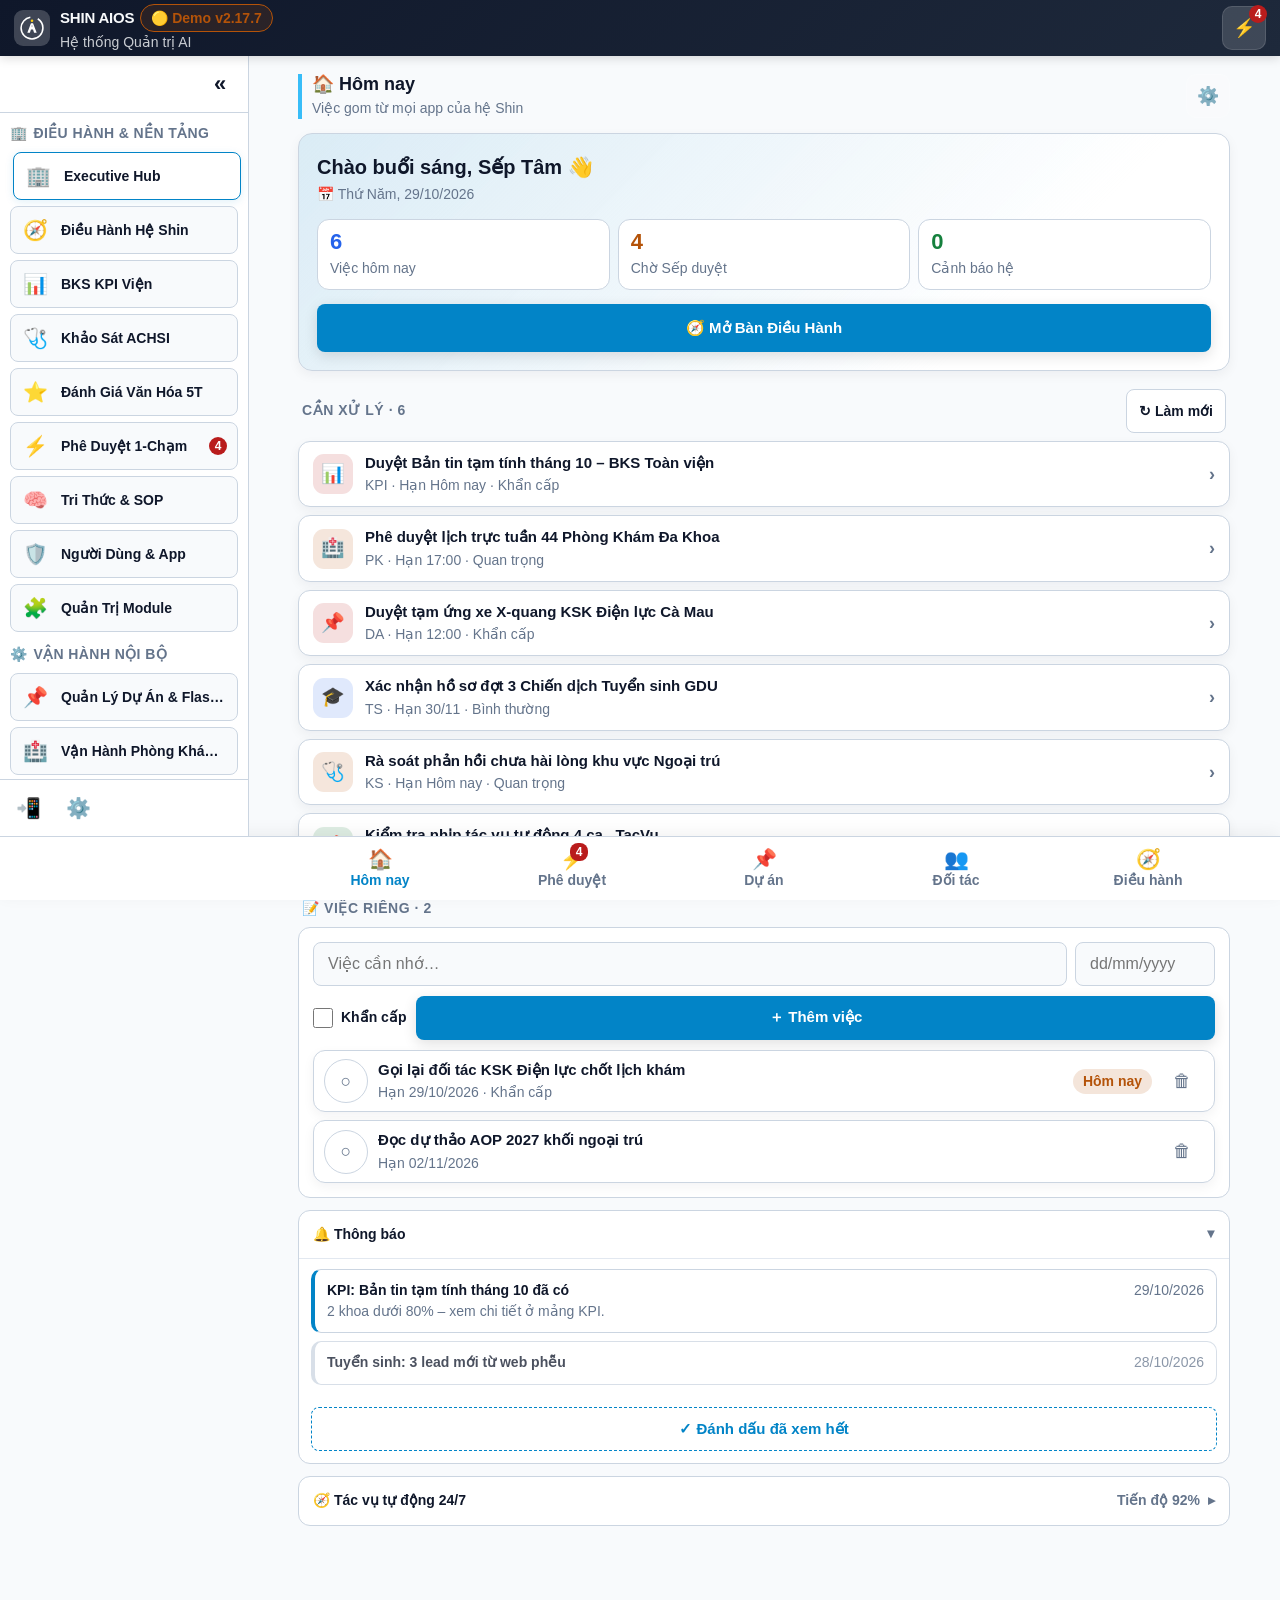
<file: index.html>
<!DOCTYPE html>
<html lang="vi" data-theme="light" data-palette="executive" data-cochu="vua">
<head>
  <meta charset="utf-8">
  <meta name="viewport" content="width=device-width, initial-scale=1, viewport-fit=cover">
  <meta name="description" content="SHIN AIOS v2 – Hệ thống điều hành hợp nhất đa module dành cho Doanh nghiệp & Y tế">
  <!-- Bảo mật (v2.5.5): chỉ được gọi mạng tới máy chủ v1 (Apps Script) – chặn đường gửi token ra nơi khác nếu có mã lạ chèn vào trang -->
  <meta http-equiv="Content-Security-Policy" content="default-src 'self'; script-src 'self' 'unsafe-inline'; style-src 'self' 'unsafe-inline'; img-src 'self' data: https://drive.google.com https://*.googleusercontent.com; font-src 'self' data:; connect-src 'self' https://script.google.com https://script.googleusercontent.com; manifest-src 'self'; worker-src 'self'; object-src 'none'; base-uri 'self'; form-action 'none'">
  <meta name="referrer" content="no-referrer">
  <meta name="theme-color" content="#0f172a">
  <!-- PWA: cài như ứng dụng trên Android, iPhone/iPad, Windows, macOS, Linux, ChromeOS -->
  <link rel="manifest" href="manifest.webmanifest">
  <meta name="mobile-web-app-capable" content="yes">
  <meta name="apple-mobile-web-app-capable" content="yes">
  <meta name="apple-mobile-web-app-title" content="SHIN">
  <meta name="apple-mobile-web-app-status-bar-style" content="black-translucent">
  <meta name="application-name" content="SHIN">
  <meta name="msapplication-TileColor" content="#0f172a">
  <meta name="msapplication-TileImage" content="assets/icon-192.png">
  <link rel="apple-touch-icon" href="assets/apple-touch-icon.png">
  <link rel="icon" type="image/png" sizes="32x32" href="assets/favicon-32.png">
  <title>SHIN AIOS v2 – Hệ Thống Hợp Nhất Đa Module</title>
  <link rel="icon" type="image/svg+xml" href="assets/icon.svg">
  <link rel="stylesheet" href="css/styles.css">
  <script>
    // Chống nhúng trang vào khung của web khác (clickjacking) – GitHub Pages không cho đặt header X-Frame-Options
    // v2.7.1: cho phép đúng Telegram Web (web.telegram.org) nhúng Mini App
    var nhungTG = false; try { var ao = location.ancestorOrigins; nhungTG = !!(ao && ao.length && Array.prototype.every.call(ao, function (o) { return /^https:\/\/web\.telegram\.org$/.test(o); })); } catch (e) {}
    if (window.top !== window.self && !nhungTG) { try { window.top.location = window.self.location.href; } catch (e) { document.documentElement.style.display = 'none'; } }
    // Chống chớp giao diện (Anti-Flicker Script)
    (function() {
      try {
        var t = localStorage.getItem('shin_theme');
        var p = localStorage.getItem('shin_palette');
        var c = localStorage.getItem('shin_cochu');
        var nb = localStorage.getItem('shin_navbar');
        if (t) document.documentElement.setAttribute('data-theme', t);
        if (p) document.documentElement.setAttribute('data-palette', p);
        if (c) document.documentElement.setAttribute('data-cochu', c);
        if (nb === '0') document.documentElement.classList.add('an-navbar');
      } catch (e) {}
    })();
  </script>
</head>
<body>
  <div id="thanhCho" aria-hidden="true"></div>

  <!-- Thanh Header Đỉnh Ghim (Sticky Topbar) -->
  <header class="topbar">
    <div style="display:flex; align-items:center; gap:8px; min-width:0;">
      <a href="#" class="topbar-brand" onclick="ShinApp.chuyenModule('hub'); return false;">
        <div class="topbar-logo">
          <svg viewBox="0 0 100 100" width="24" height="24">
            <circle cx="50" cy="50" r="42" fill="none" stroke="#fff" stroke-width="6" stroke-dasharray="190 30" />
            <path d="M 32 68 L 46 32 L 54 32 L 68 68 L 58 68 L 54 56 L 46 56 L 42 68 Z M 48 44 L 52 44 L 50 38 Z" fill="#fff" />
            <circle cx="50" cy="22" r="5" fill="#facc15" />
          </svg>
        </div>
        <div class="topbar-titles">
          <div style="display:flex; align-items:center; gap:6px;">
            <span class="topbar-title">SHIN AIOS</span>
            <!-- Thẻ trạng thái nhỏ gọn nằm ngay kế bên chữ SHIN AIOS -->
            <button class="header-status-pill demo" id="headerStatusPill" onclick="ShinApp.moCaiDat(); event.stopPropagation();" title="Bấm để quản lý kết nối Token">
              🟡 Demo <span class="pill-ban">v2.17.7</span>
            </button>
          </div>
          <div class="topbar-sub">Hệ thống Quản trị AI</div>
        </div>
      </a>
    </div>

    <!-- Phía bên phải gom lại chỉ còn DUY NHẤT 1 nút nhấn tia sét ⚡ -->
    <div class="topbar-actions">
      <button class="btn-icon" onclick="ShinApp.chuyenModule('pheduyet')" title="Hộp thư Phê duyệt 1-chạm" style="position:relative;">
        ⚡
        <span class="badge-count" id="countPendingApproval" style="position:absolute; top:-2px; right:-2px;">4</span>
      </button>
    </div>
  </header>

  <!-- Vùng Nội Dung Chính (Main Content Container) -->
  <main class="main-container" id="appContent" role="main">
    <!-- Được render linh hoạt theo Module đã chọn -->
  </main>

  <!-- Thanh Điều Hướng Đáy Ghim (Fixed Bottom Navigation) -->
  <nav class="bottom-nav" id="bottomNav" aria-label="Thanh điều hướng chính">
    <!-- Sinh động qua js/app.js -->
  </nav>

  <!-- Khung Chứa Toast Thông Báo Có Hoàn Tác 6s -->
  <div class="toast-container" id="toastContainer" aria-live="polite"></div>

  <!-- DECAGON DRAWER: THẬP DIỆN KIẾN TRÚC (10 MẢNG NGHIỆP VỤ) -->
  <!-- Tay nắm thanh trái cho máy màn nhỏ (≤ 360px): dải màu mép trái + mấu » -->
  <button class="rail-tay" id="railTay" aria-label="Mở danh mục nghiệp vụ (giữ và kéo để đổi chỗ)" aria-controls="decagonDrawer">
    <span class="rail-tay-mau" aria-hidden="true">»</span><span class="rail-tay-cham" id="railTayCham" hidden></span>
  </button>
  <div class="decagon-overlay" id="decagonOverlay" onclick="ShinApp.dongDecagonDrawer()"></div>
  <nav class="decagon-drawer" id="decagonDrawer" aria-label="Danh mục nghiệp vụ">
    <!-- Nút thu gọn / mở rộng (chỉ icon) -->
    <div class="rail-dau">
      <button class="rail-nut" id="nutRail" onclick="ShinApp.moDecagonDrawer()" title="Mở rộng danh mục" aria-label="Mở rộng danh mục" aria-controls="decagonDrawer" aria-expanded="false">
        <span class="rail-mui" aria-hidden="true">»</span>
      </button>
    </div>

    <div class="decagon-body" id="decagonBody">
      <!-- Sinh động qua js/app.js theo 3 cụm chuẩn Sếp duyệt -->
    </div>

    <!-- Cài đặt giao diện & token (chỉ icon) -->
    <div class="rail-chan">
      <button class="rail-nut" id="nutCaiApp" hidden onclick="ShinApp.caiUngDung()" title="Cài SHIN như ứng dụng" aria-label="Cài ứng dụng">📲</button>
      <button class="rail-nut" onclick="ShinApp.moCaiDat()" title="Cài đặt giao diện & kết nối" aria-label="Cài đặt">⚙️</button>
    </div>
  </nav>

  <!-- Modal Cài Đặt Giao Diện & Kết Nối Token -->
  <div class="modal-overlay" id="settingsModal" onclick="if (event.target === this) ShinApp.dongModal();">
    <div class="modal-sheet">
      <div class="modal-head">
        <div class="modal-title">⚙️ Cài Đặt & Giao Diện</div>
        <button class="btn-icon" style="background:transparent; border:none; color:var(--text);" onclick="ShinApp.dongModal()">✕</button>
      </div>

      <!-- Chế độ Hiển Thị (Sáng / Tối / Theo máy / Theo giờ) theo chỉ đạo của Sếp -->
      <div class="form-group" style="margin-bottom:18px;">
        <label class="form-label">CHẾ ĐỘ HIỂN THỊ (THEME MODE)</label>
        <div class="theme-mode-grid" id="themeModeGrid">
          <button class="theme-mode-btn" data-mode="light" onclick="ShinApp.chonThemeMode('light')">
            <span class="theme-mode-icon">☀️</span>
            <span class="theme-mode-text">Sáng</span>
          </button>
          <button class="theme-mode-btn" data-mode="dark" onclick="ShinApp.chonThemeMode('dark')">
            <span class="theme-mode-icon">🌙</span>
            <span class="theme-mode-text">Tối</span>
          </button>
          <button class="theme-mode-btn" data-mode="system" onclick="ShinApp.chonThemeMode('system')">
            <span class="theme-mode-icon">💻</span>
            <span class="theme-mode-text">Theo máy</span>
          </button>
          <button class="theme-mode-btn" data-mode="auto" onclick="ShinApp.chonThemeMode('auto')">
            <span class="theme-mode-icon">⏰</span>
            <span class="theme-mode-text">Theo giờ</span>
          </button>
        </div>
      </div>

      <!-- Chọn 8 Phong Cách -->
      <div class="form-group">
        <label class="form-label">8 PHONG CÁCH GIAO DIỆN (MA TRẬN MÀU SẮC)</label>
        <div class="palette-grid" id="paletteGrid">
          <!-- Sinh động qua js/app.js -->
        </div>
      </div>

      <!-- Kiểu thanh trái trên điện thoại (Sếp 30/10) -->
      <div class="form-group" id="khoiKieuRail" style="margin-top:18px;">
        <label class="form-label">THANH DANH MỤC TRÊN ĐIỆN THOẠI</label>
        <div class="kieu-rail-grid">
          <button class="theme-mode-btn" data-kieu="tu_dong" onclick="ShinApp.chonKieuRail('tu_dong')"><span class="theme-mode-icon">✨</span><span class="theme-mode-text">Tự động</span></button>
          <button class="theme-mode-btn" data-kieu="icon" onclick="ShinApp.chonKieuRail('icon')"><span class="theme-mode-icon">▥</span><span class="theme-mode-text">Hàng icon</span></button>
          <button class="theme-mode-btn" data-kieu="mep" onclick="ShinApp.chonKieuRail('mep')"><span class="theme-mode-icon">⟫</span><span class="theme-mode-text">Mép trái</span></button>
        </div>
        <p class="chu-phu" style="margin-top:6px;">Mép trái: rộng nội dung nhất – chạm hoặc vuốt mấu » để mở, giữ và kéo mấu lên / xuống để đặt chỗ vừa ngón cái. Mặc định: Mép trái. Tự động: máy ≤ 360px dùng mép trái, máy lớn hơn dùng hàng icon.</p>
      </div>

      <!-- Bật / Tắt Thanh Điều Hướng Đáy (Nav Bar) theo chỉ đạo của Sếp -->

      <div class="form-group" style="margin-top:18px; border-top:1px dashed var(--border); padding-top:16px;">

        <div style="display:flex; justify-content:space-between; align-items:center;">

          <div>

            <label class="form-label" style="margin-bottom:2px;">THANH ĐIỀU HƯỚNG ĐÁY (NAV BAR)</label>

            <p class="chu-phu" style="margin-top:0;">Bật hoặc tắt thanh 5 nút cố định ở chân màn hình để mở rộng tối đa không gian xem.</p>

          </div>

          <label class="cong-tac" title="Bật / Tắt thanh điều hướng đáy">

            <input type="checkbox" id="chkNavBar" onchange="ShinApp.batTatNavBar(this.checked)" checked>

            <span class="cong-tac-nen"></span>

          </label>

        </div>

      </div>



      <!-- Cài như ứng dụng (PWA) -->
      <div class="form-group" id="khoiCaiApp" style="margin-top:20px; border-top:1px dashed var(--border); padding-top:16px;">
        <label class="form-label">📲 CÀI SHIN NHƯ ỨNG DỤNG</label>
        <p class="chu-phu" id="huongDanCai">Cài lên màn hình chính / thanh tác vụ để mở nhanh như app, toàn màn hình, không thanh địa chỉ.</p>
        <button class="btn-primary" id="nutCaiApp2" style="width:100%;" onclick="ShinApp.caiUngDung()">📲 Cài ứng dụng</button>
      </div>

      <!-- Kết nối dữ liệu thật – token KHÔNG bao giờ hiện lại trên màn (v2.5.5) -->
      <div class="form-group" style="margin-top:20px; border-top:1px dashed var(--border); padding-top:16px;">
        <label class="form-label" for="tokenInput">🔑 KẾT NỐI DỮ LIỆU THẬT</label>
        <div class="tt-token" id="ttToken"></div>
        <input type="password" id="tokenInput" class="form-input" placeholder="Dán token / link đăng nhập Hub…" autocomplete="off" autocapitalize="off" autocorrect="off" spellcheck="false" inputmode="text">
        <p class="chu-phu" style="margin-top:6px;">Token được ẩn ngay khi dán và không hiện lại. Không gửi token / link đăng nhập cho người khác – ai có token là vào được dưới tên anh/chị.</p>
        <div class="hang-nut">
          <button class="btn-primary" onclick="ShinApp.luuCaiDatToken()">Lưu kết nối</button>
          <button class="btn-secondary nut-do" id="nutDangXuat" onclick="ShinApp.dangXuat()">Đăng xuất</button>
        </div>
      </div>
    </div>
  </div>

  <!-- Scripts: Nạp Dữ Liệu Demo, Tầng API và Toàn Bộ 10 Mảng Module -->
  <script src="js/demo_data.js"></script>
  <script src="js/api.js"></script>
  <script src="js/dongbo_v2.js"></script>
  <!-- Các Module Nghiệp Vụ -->
  <script src="js/modules/hub.js"></script>
  <script src="js/modules/dieuhanh.js"></script>
  <script src="js/modules/kpi.js"></script>
  <script src="js/modules/khaosat.js"></script>
  <script src="js/modules/ks_nhapho.js"></script>
  <script src="js/modules/ks_qr.js"></script>
  <script src="js/modules/danhgia5t.js"></script>
  <script src="js/modules/crm.js"></script>
  <script src="js/modules/tuyensinh.js"></script>
  <script src="js/modules/phongkham.js"></script>
  <script src="js/modules/ptkh.js"></script>
  <script src="js/modules/duan.js"></script>
  <script src="js/modules/congviec.js"></script>
  <script src="js/modules/pheduyet.js"></script>
  <script src="js/modules/trithuc.js"></script>
  <script src="js/vietqr.js"></script>
  <script src="js/modules/taichinh.js"></script>
  <script src="js/modules/mau_lms.js"></script>
  <script src="js/modules/mau_marketing.js"></script>
  <script src="js/modules/pheu_lanbien.js"></script>
  <script src="js/modules/marketing.js"></script>
  <script src="js/modules/quantri.js"></script>
  <script src="js/modules/caidat_module.js"></script>
  <!-- Bộ Não Ứng Dụng Trung Tâm -->
  <script src="js/app.js"></script>
</body>
</html>
</file>
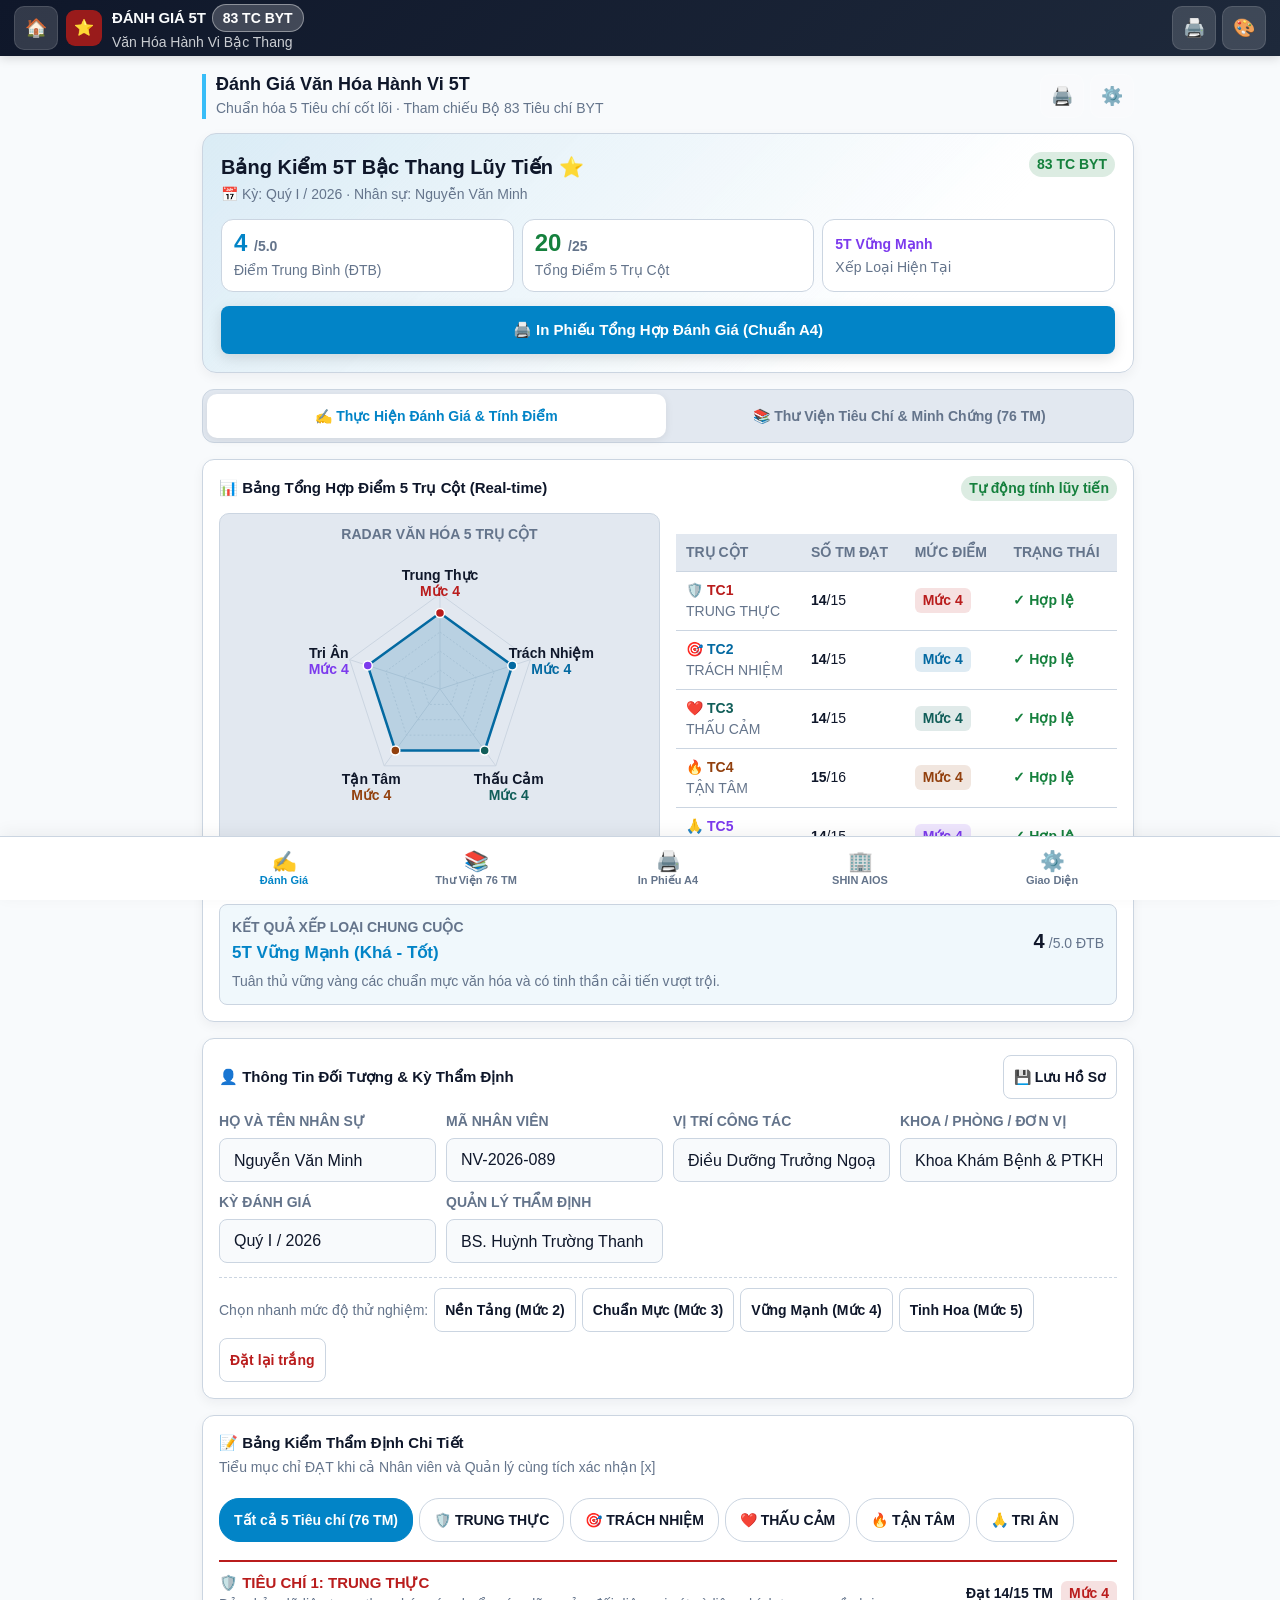
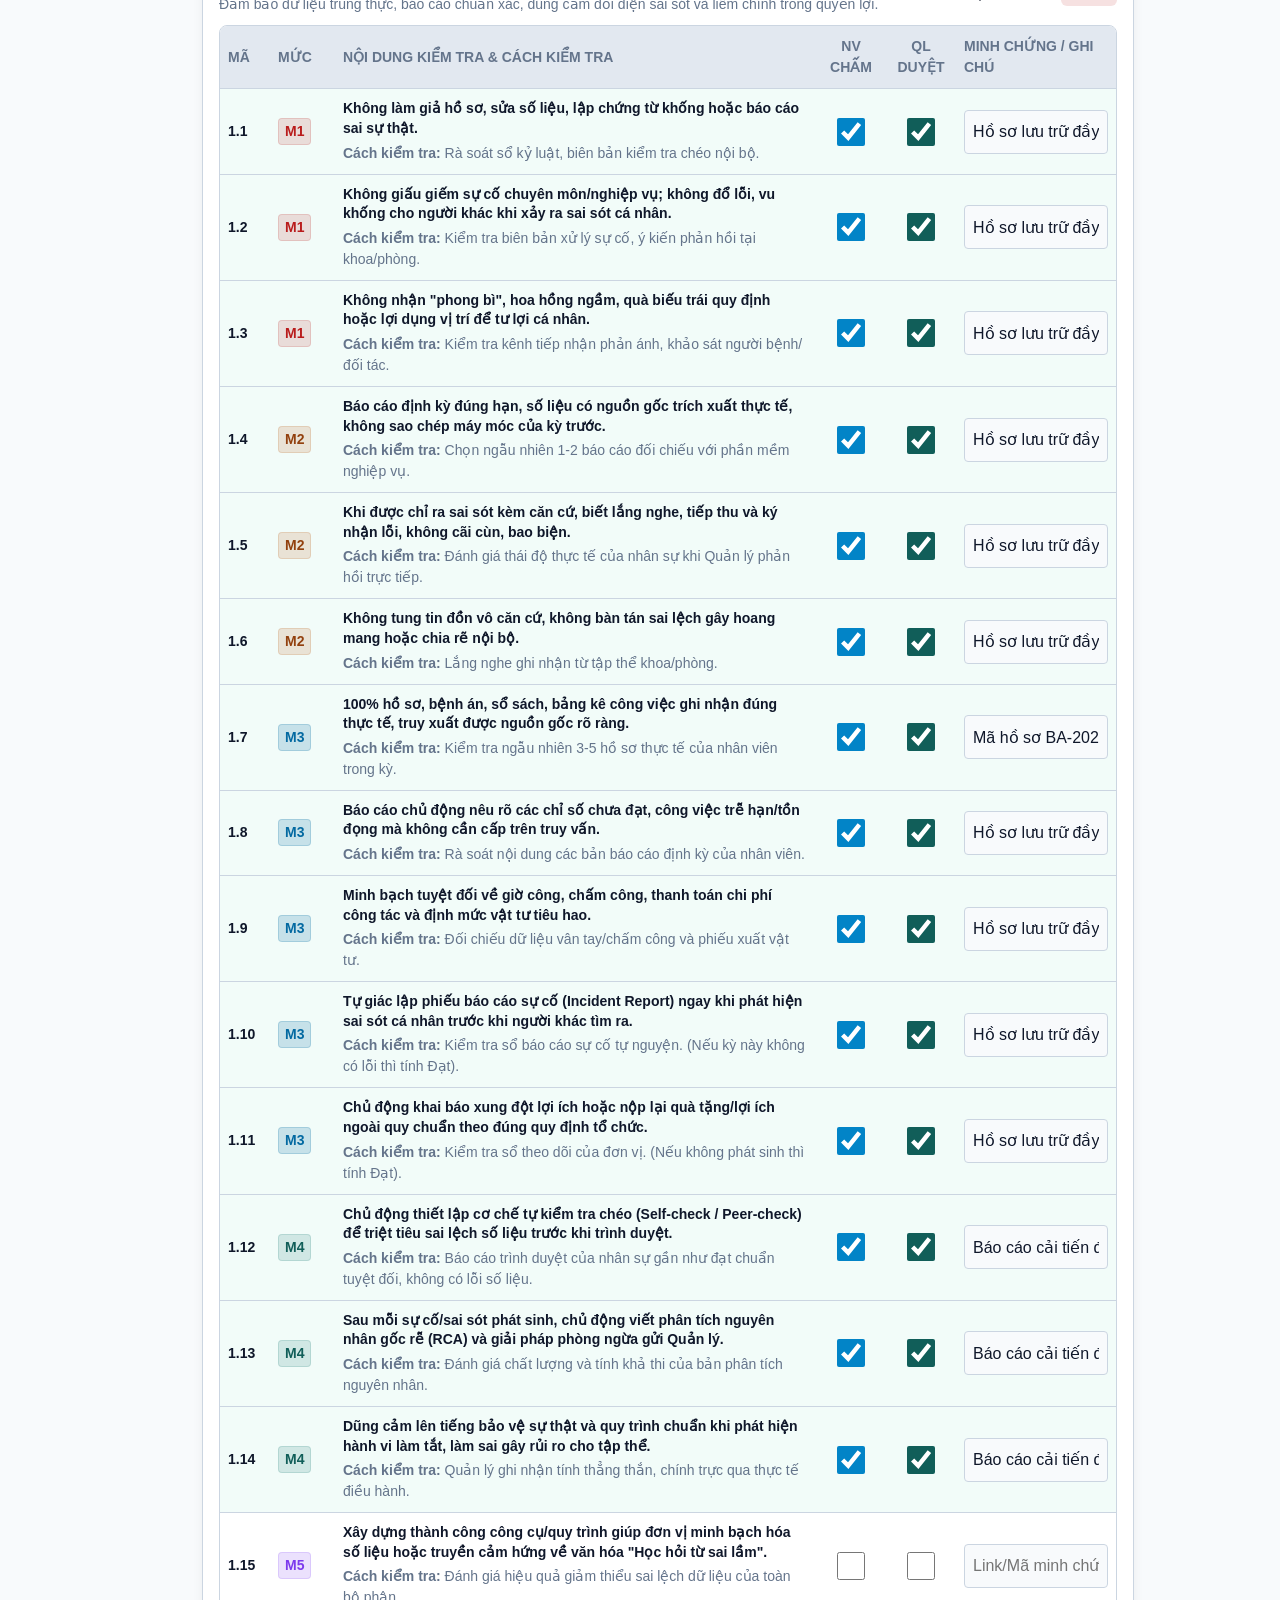
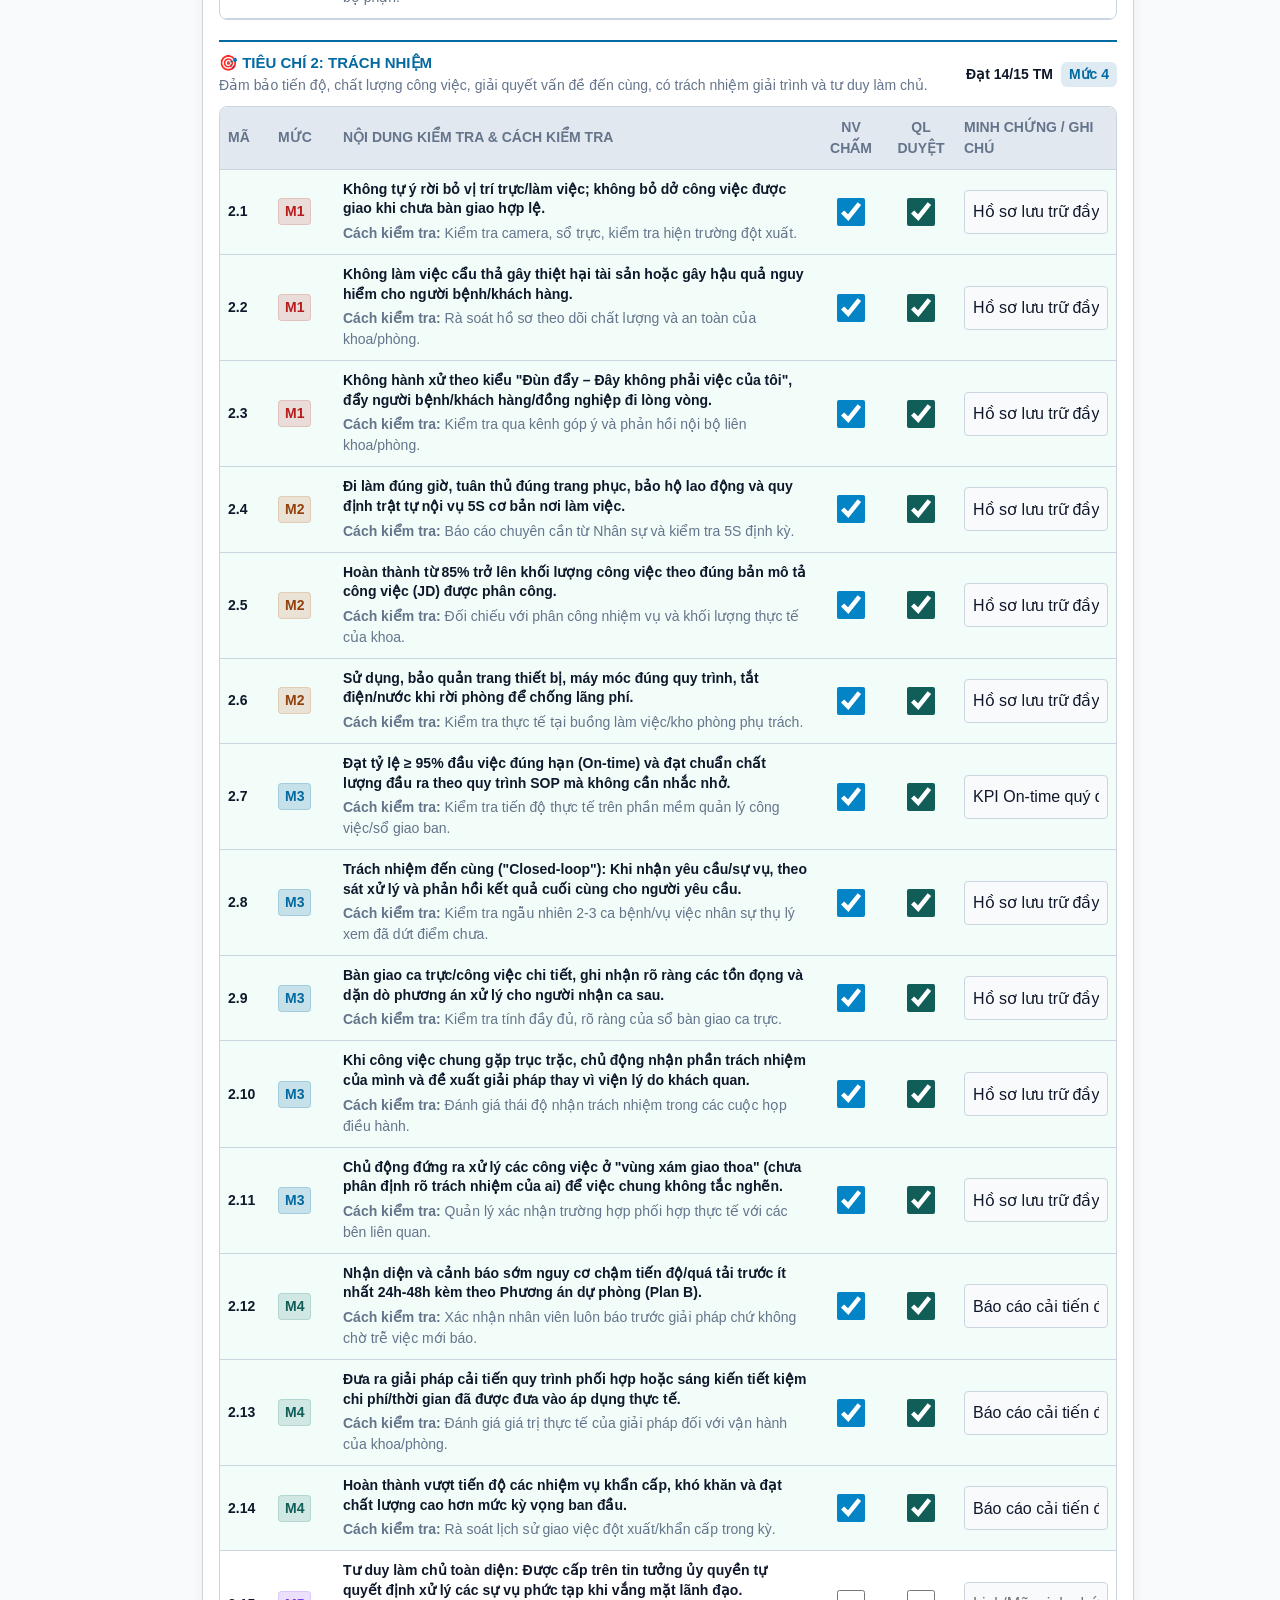
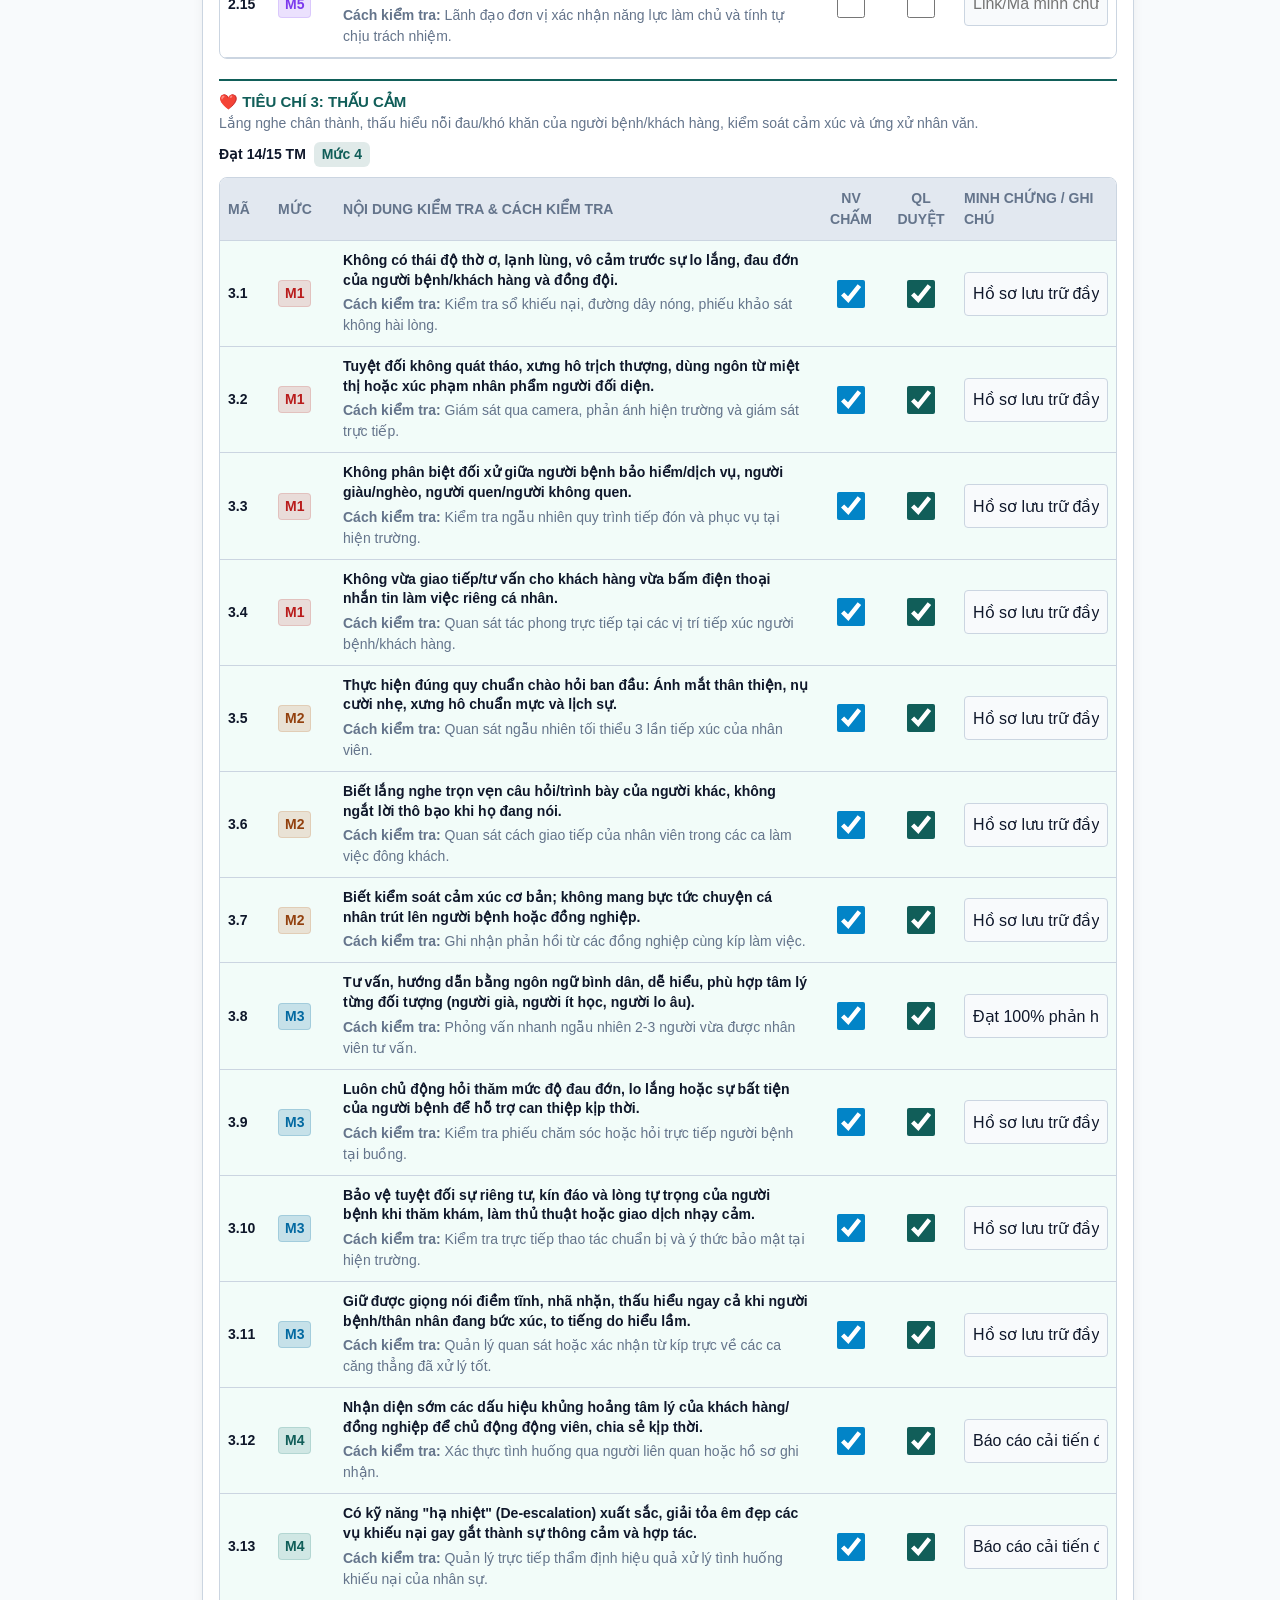
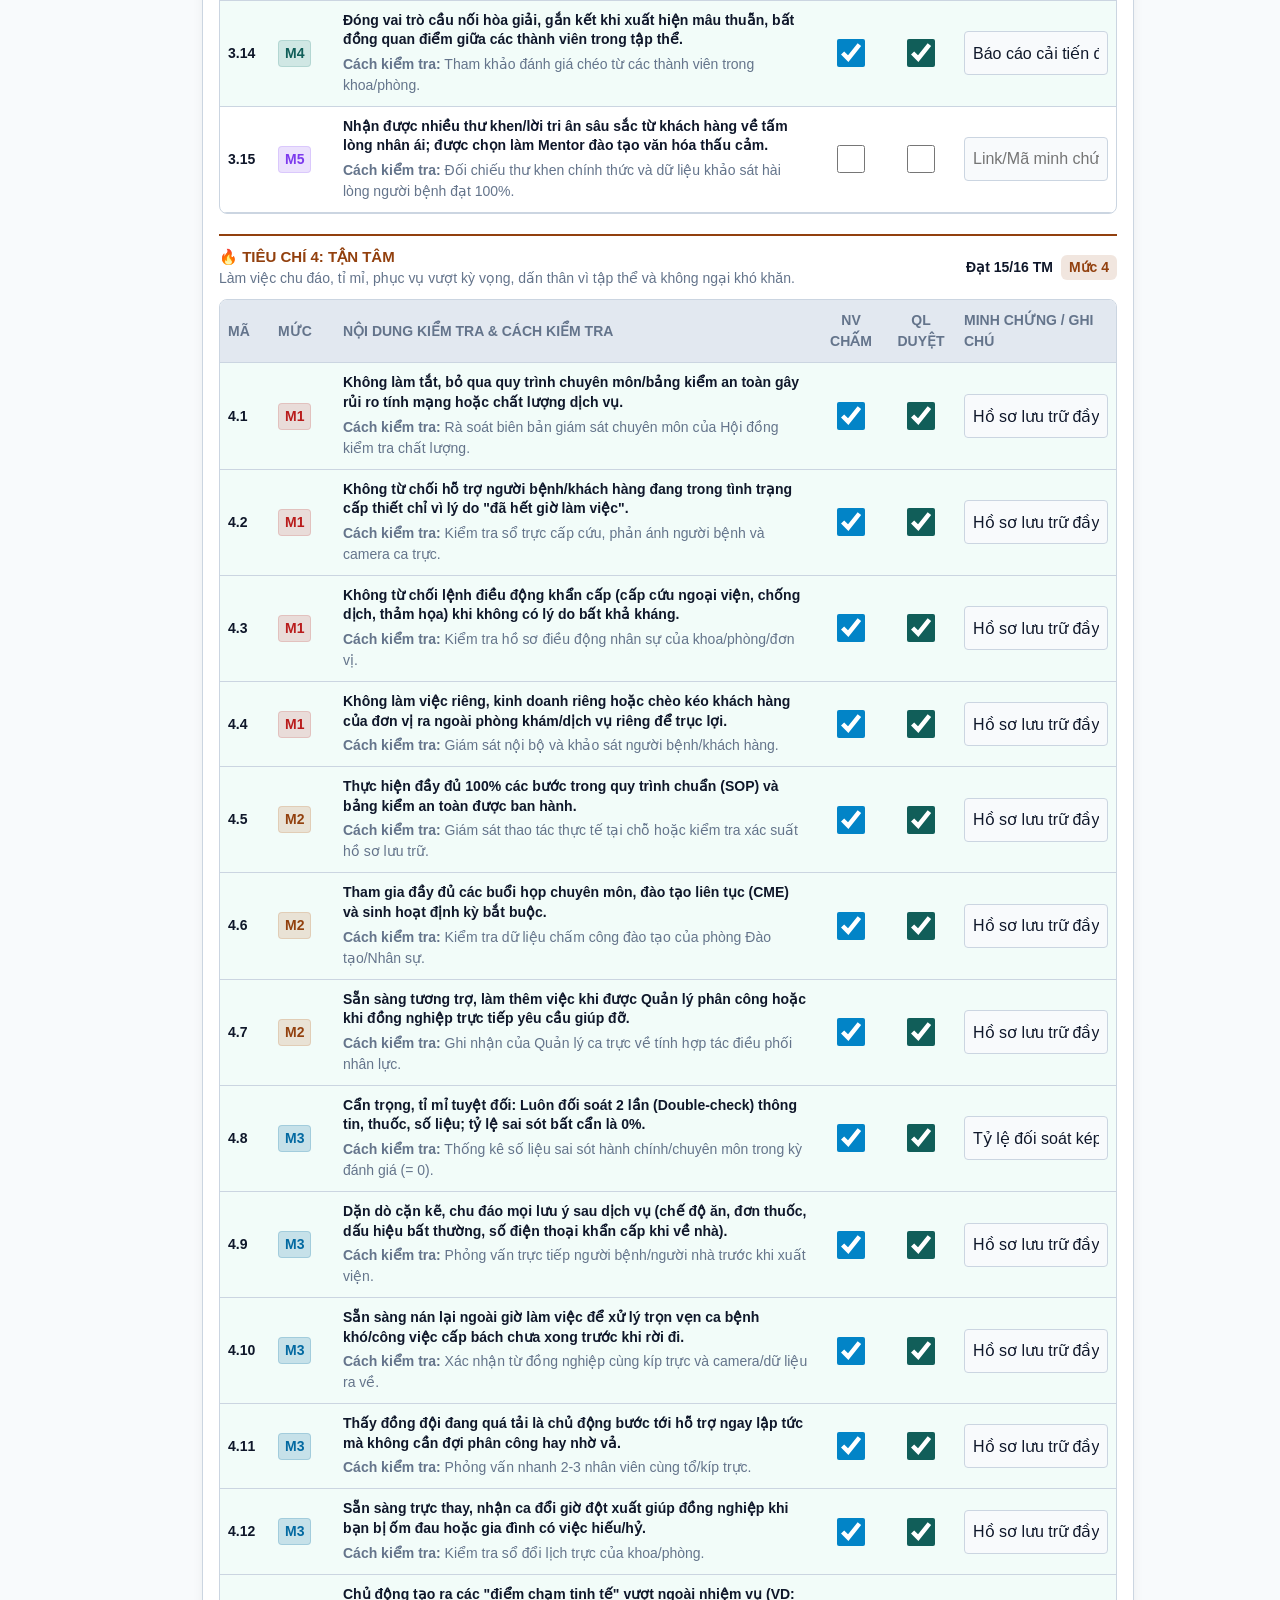
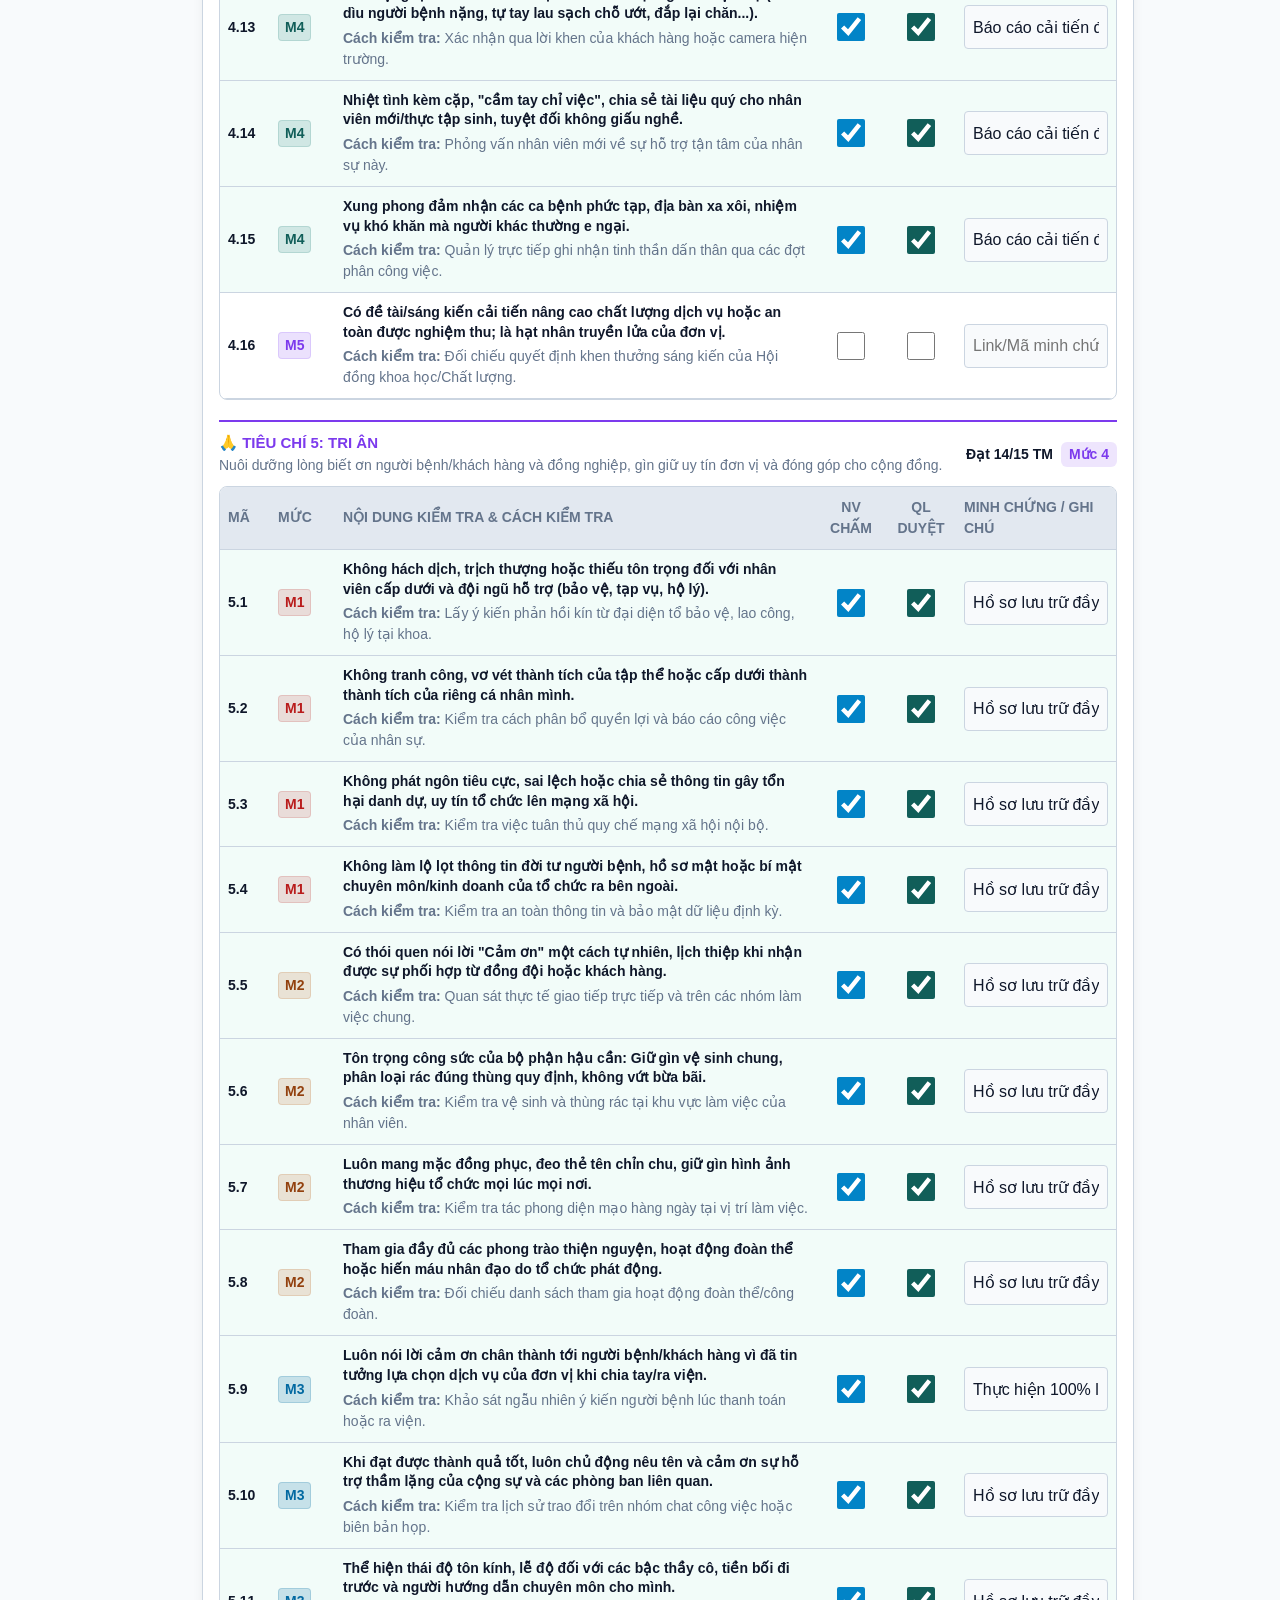
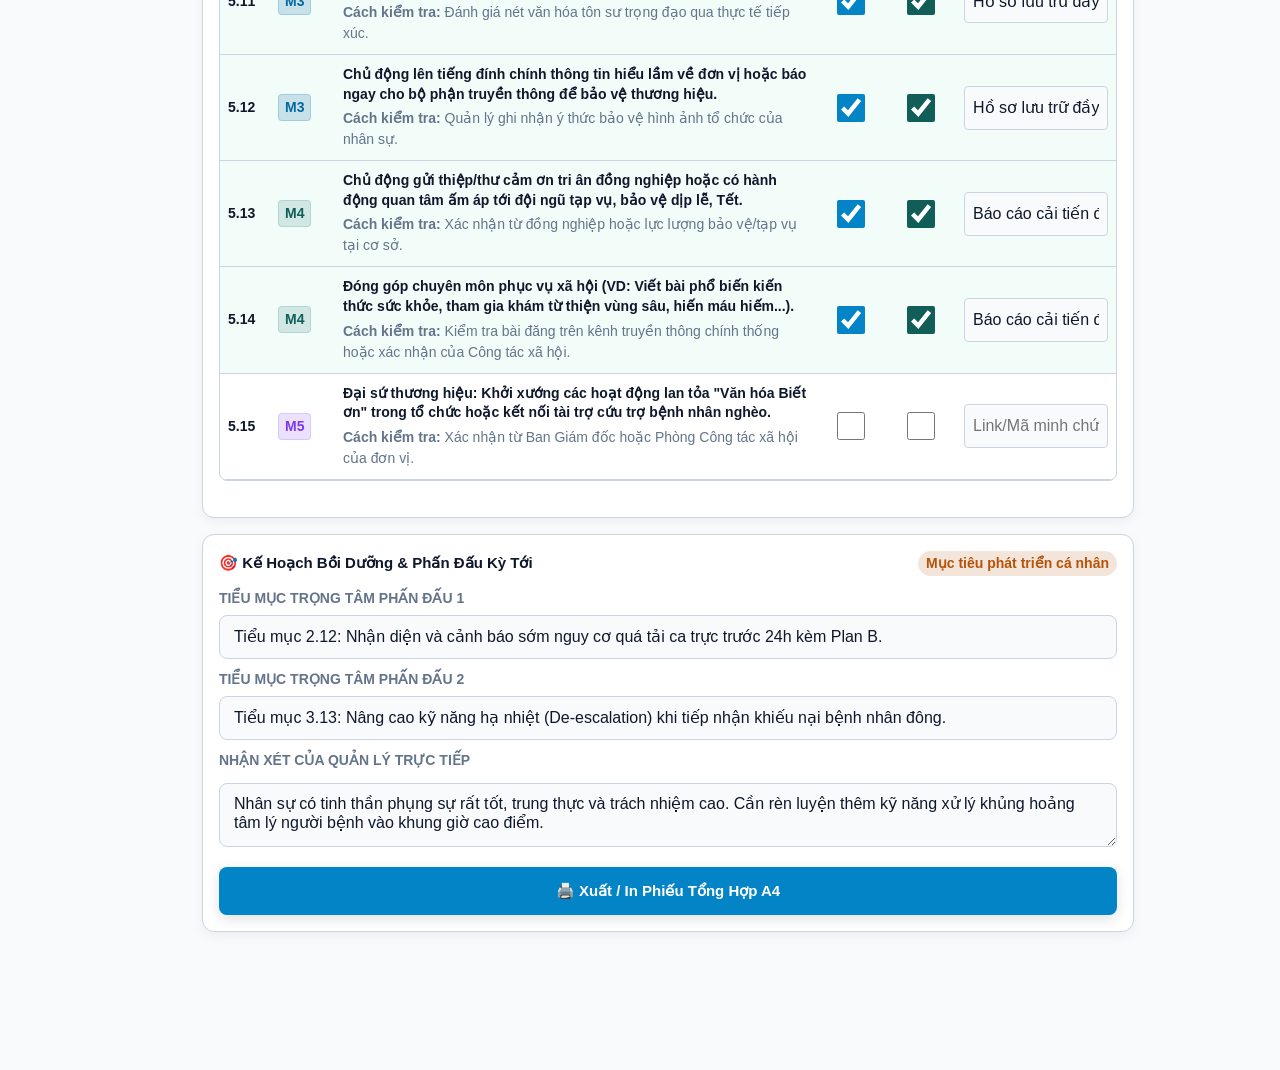
<file: danhgia5t.html>
<!DOCTYPE html>
<html lang="vi" data-theme="light" data-palette="crimson" data-cochu="vua">
<head>
  <meta charset="utf-8">
  <meta name="viewport" content="width=device-width, initial-scale=1, viewport-fit=cover">
  <meta name="description" content="Hệ thống Bảng kiểm & Đánh giá Văn hóa Hành vi 5T – Chuẩn hóa theo phương pháp luận Bộ 83 Tiêu chí Chất lượng Bộ Y tế">
  <meta name="theme-color" content="#991b1b">
  <title>Đánh Giá Văn Hóa 5T – SHIN AIOS</title>
  <link rel="icon" type="image/svg+xml" href="assets/icon.svg">
  <link rel="stylesheet" href="css/styles.css">
  <script>
    // Chống chớp giao diện (Anti-Flicker Script)
    (function() {
      try {
        var t = localStorage.getItem('shin_theme');
        var p = localStorage.getItem('shin_palette') || 'crimson';
        var c = localStorage.getItem('shin_cochu');
        if (t) document.documentElement.setAttribute('data-theme', t);
        if (p) document.documentElement.setAttribute('data-palette', p);
        if (c) document.documentElement.setAttribute('data-cochu', c);
      } catch (e) {}
    })();
  </script>
</head>
<body>

  <!-- Thanh Header Đỉnh Ghim (Sticky Topbar) -->
  <header class="topbar">
    <div style="display:flex; align-items:center; gap:8px; min-width:0;">
      <a href="index.html" class="btn-icon" title="Quay về SHIN AIOS Hub" style="text-decoration:none; display:flex; align-items:center; justify-content:center;">
        🏠
      </a>
      <a href="danhgia5t.html" class="topbar-brand" style="text-decoration:none;">
        <div class="topbar-logo" style="background:#991b1b;">
          <span style="font-size:16px;">⭐</span>
        </div>
        <div class="topbar-titles">
          <div style="display:flex; align-items:center; gap:6px;">
            <span class="topbar-title">ĐÁNH GIÁ 5T</span>
            <span class="header-status-pill live" style="background:rgba(255,255,255,0.2); color:#fff; border:1px solid rgba(255,255,255,0.4);">
              83 TC BYT
            </span>
          </div>
          <div class="topbar-sub">Văn Hóa Hành Vi Bậc Thang</div>
        </div>
      </a>
    </div>

    <div class="topbar-actions">
      <button class="btn-icon" onclick="ModuleDanhGia5T.inPhieu()" title="In phiếu thẩm định A4">
        🖨️
      </button>
      <button class="btn-icon" onclick="ShinAppStandalone.moCaiDat()" title="Đổi màu giao diện">
        🎨
      </button>
    </div>
  </header>

  <!-- Vùng Nội Dung Chính (Main Content Container) -->
  <main class="main-container" id="appContent" role="main">
    <!-- Render sinh động qua ModuleDanhGia5T -->
  </main>

  <!-- Thanh Điều Hướng Đáy Ghim (Fixed Bottom Navigation) -->
  <nav class="bottom-nav" id="bottomNav" aria-label="Thanh điều hướng nhanh">
    <button class="nav-item active" id="navDanhGia" onclick="ModuleDanhGia5T.chuyenTab('danhgia'); capNhatNav('navDanhGia');">
      <span class="nav-icon">✍️</span>
      <span>Đánh Giá</span>
    </button>
    <button class="nav-item" id="navThuVien" onclick="ModuleDanhGia5T.chuyenTab('thuvien'); capNhatNav('navThuVien');">
      <span class="nav-icon">📚</span>
      <span>Thư Viện 76 TM</span>
    </button>
    <button class="nav-item" onclick="ModuleDanhGia5T.inPhieu()">
      <span class="nav-icon">🖨️</span>
      <span>In Phiếu A4</span>
    </button>
    <button class="nav-item" onclick="window.location.href='index.html'">
      <span class="nav-icon">🏢</span>
      <span>SHIN AIOS</span>
    </button>
    <button class="nav-item" onclick="ShinAppStandalone.moCaiDat()">
      <span class="nav-icon">⚙️</span>
      <span>Giao Diện</span>
    </button>
  </nav>

  <!-- Khung Chứa Toast Thông Báo Có Hoàn Tác 6s -->
  <div class="toast-container" id="toastContainer" aria-live="polite"></div>

  <!-- Modal Cài Đặt Giao Diện Đơn Giản Cho Standalone -->
  <div class="modal-overlay" id="settingsModal" onclick="if (event.target === this) this.classList.remove('open');">
    <div class="modal-sheet">
      <div class="modal-head">
        <div class="modal-title">⚙️ Giao Diện & Màu Sắc</div>
        <button class="btn-icon" style="background:transparent; border:none; color:var(--text);" onclick="document.getElementById('settingsModal').classList.remove('open');">✕</button>
      </div>

      <div class="form-group" style="margin-bottom:16px;">
        <label class="form-label">CHẾ ĐỘ SÁNG / TỐI</label>
        <div style="display:grid; grid-template-columns:1fr 1fr; gap:8px;">
          <button class="btn-secondary" onclick="ShinAppStandalone.doiTheme('light')">☀️ Sáng</button>
          <button class="btn-secondary" onclick="ShinAppStandalone.doiTheme('dark')">🌙 Tối</button>
        </div>
      </div>

      <div class="form-group">
        <label class="form-label">PHONG CÁCH MÀU</label>
        <div style="display:grid; grid-template-columns:1fr 1fr; gap:8px;">
          <button class="btn-secondary" style="border-left:4px solid #991b1b;" onclick="ShinAppStandalone.doiPalette('crimson')">Crimson (Kiểm soát)</button>
          <button class="btn-secondary" style="border-left:4px solid #0284c7;" onclick="ShinAppStandalone.doiPalette('executive')">Executive (Lãnh đạo)</button>
          <button class="btn-secondary" style="border-left:4px solid #0f766e;" onclick="ShinAppStandalone.doiPalette('clinical')">Clinical (Y tế)</button>
          <button class="btn-secondary" style="border-left:4px solid #dc2626;" onclick="ShinAppStandalone.doiPalette('gold')">Hoàng Kim</button>
        </div>
      </div>
    </div>
  </div>

  <!-- Scripts -->
  <script src="js/modules/danhgia5t.js"></script>
  <script>
    // Standalone Runner & Helpers
    const ShinAppStandalone = {
      toast: function(msg) {
        const c = document.getElementById('toastContainer');
        if (!c) return;
        const t = document.createElement('div');
        t.className = 'toast';
        t.innerHTML = `<span>${msg}</span><div class="toast-bar"></div>`;
        c.appendChild(t);
        setTimeout(() => { if (t.parentElement) t.remove(); }, 4000);
      },
      moCaiDat: function() {
        const m = document.getElementById('settingsModal');
        if (m) m.classList.add('open');
      },
      doiTheme: function(theme) {
        document.documentElement.setAttribute('data-theme', theme);
        localStorage.setItem('shin_theme', theme);
      },
      doiPalette: function(pal) {
        document.documentElement.setAttribute('data-palette', pal);
        localStorage.setItem('shin_palette', pal);
      }
    };

    // Đảm bảo đối tượng ShinApp tồn tại để tương thích với module
    if (typeof window.ShinApp === 'undefined') {
      window.ShinApp = {
        toast: ShinAppStandalone.toast,
        moCaiDat: ShinAppStandalone.moCaiDat
      };
    }

    function capNhatNav(activeId) {
      document.querySelectorAll('.bottom-nav .nav-item').forEach(b => {
        if (b.id === activeId) b.classList.add('active');
        else b.classList.remove('active');
      });
    }

    // Tự động render ngay khi tải xong
    document.addEventListener('DOMContentLoaded', () => {
      const container = document.getElementById('appContent');
      if (container) {
        ModuleDanhGia5T.render(container);
      }
    });
  </script>
</body>
</html>
</file>
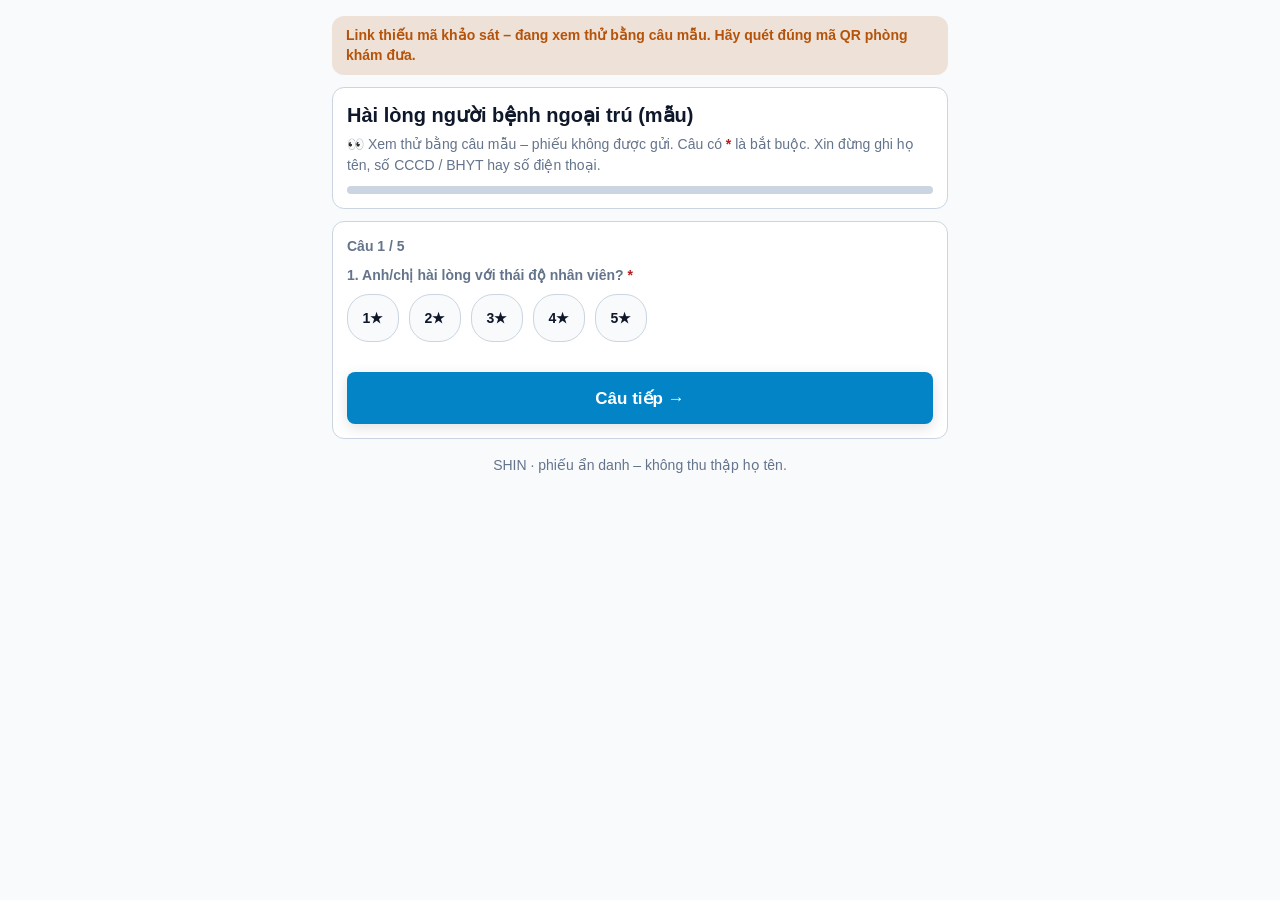
<file: dienks.html>
<!DOCTYPE html>
<html lang="vi" data-theme="light" data-palette="crimson">
<head>
  <meta charset="utf-8">
  <meta name="viewport" content="width=device-width, initial-scale=1, viewport-fit=cover">
  <meta name="description" content="Phiếu khảo sát ý kiến – SHIN">
  <meta name="robots" content="noindex">
  <meta name="theme-color" content="#0f172a">
  <title>Khảo sát ý kiến – SHIN</title>
  <link rel="icon" type="image/svg+xml" href="assets/icon.svg">
  <link rel="stylesheet" href="css/styles.css">
  <script>
    (function() {
      try {
        var t = localStorage.getItem('shin_theme'), p = localStorage.getItem('shin_palette');
        if (t) document.documentElement.setAttribute('data-theme', t);
        else if (window.matchMedia && matchMedia('(prefers-color-scheme: dark)').matches) document.documentElement.setAttribute('data-theme', 'dark');
        if (p) document.documentElement.setAttribute('data-palette', p);
      } catch (e) {}
    })();
  </script>
</head>
<body class="dk-trang">
  <main class="dk-khung">
    <div id="dkBao" class="canh-bao-nguon mau" role="alert" hidden></div>
    <div id="dkNoiDung"><div class="trong">⏳ Đang tải…</div></div>
    <p class="dk-chan chu-phu">SHIN · phiếu ẩn danh – không thu thập họ tên.</p>
  </main>
  <script src="js/api.js"></script>
  <script src="js/modules/ks_nhapho.js"></script>
  <script src="js/dienks.js"></script>
</body>
</html>
</file>
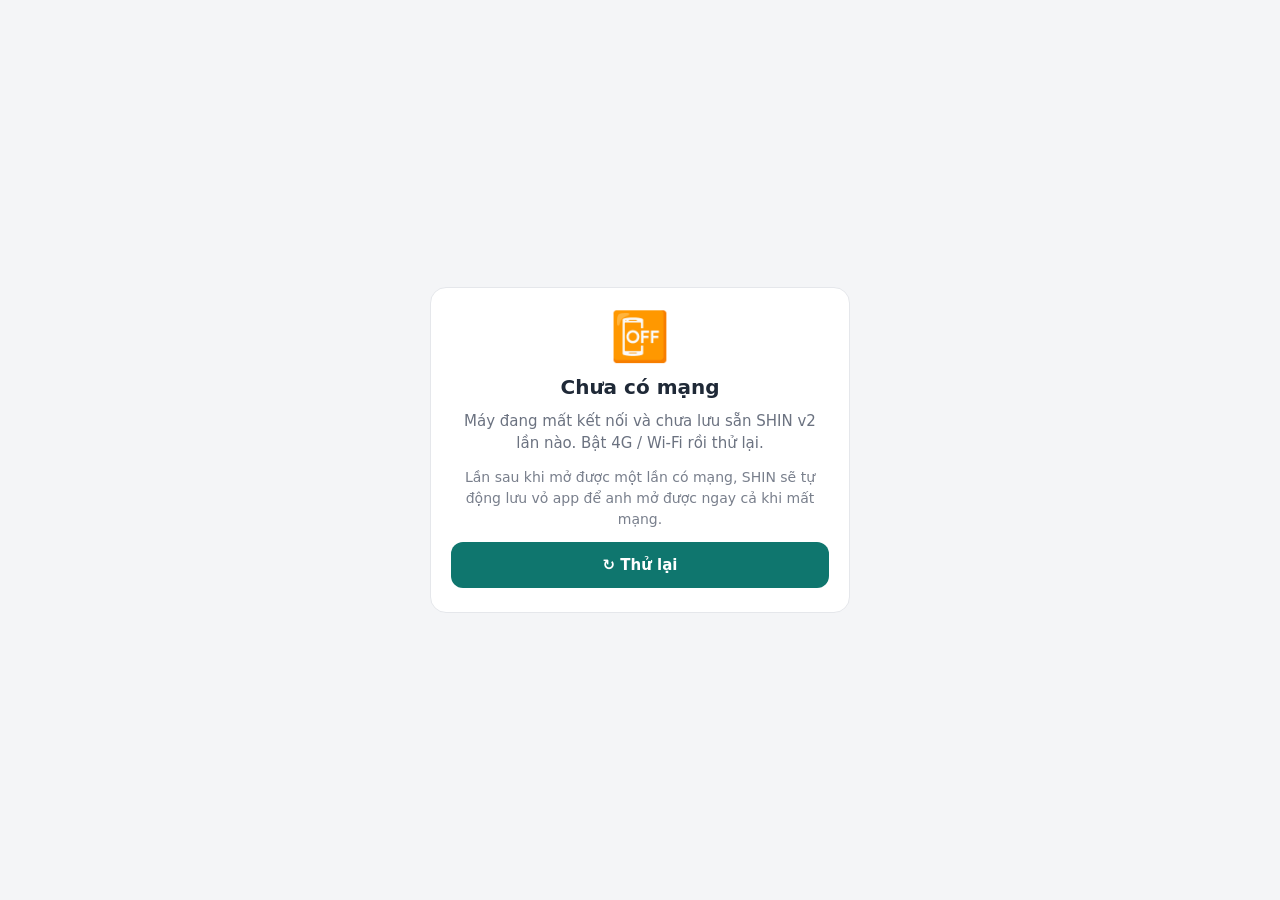
<file: offline.html>
<!doctype html>
<html lang="vi">
<head>
<meta charset="utf-8">
<meta name="viewport" content="width=device-width, initial-scale=1">
<meta name="theme-color" content="#0f766e">
<title>SHIN – Mất mạng</title>
<style>
  :root {
    --bg: #f4f5f7;
    --bg-card: #ffffff;
    --text: #1f2937;
    --text-muted: #6b7280;
    --border: #e5e7eb;
    --c-chinh: #0f766e;
    --c-chu-nut: #ffffff;
  }
  @media (prefers-color-scheme: dark) {
    :root {
      --bg: #0c0d12;
      --bg-card: #161a26;
      --text: #f8fafc;
      --text-muted: #94a3b8;
      --border: #25293a;
      --c-chinh: #14b8a6;
      --c-chu-nut: #0c0d12;
    }
  }
  * { box-sizing: border-box; }
  body {
    margin: 0;
    min-height: 100vh;
    display: flex;
    align-items: center;
    justify-content: center;
    padding: 16px;
    background: var(--bg);
    color: var(--text);
    font: 16px/1.5 system-ui, -apple-system, "Segoe UI", Roboto, sans-serif;
    overflow-x: hidden;
  }
  .the {
    max-width: 420px;
    width: 100%;
    background: var(--bg-card);
    border: 1px solid var(--border);
    border-radius: 16px;
    padding: 24px 20px;
    text-align: center;
  }
  .bieu { font-size: 48px; line-height: 1; margin-bottom: 6px; }
  h1 { font-size: 20px; font-weight: 700; margin: 12px 0 8px; }
  p { margin: 0 0 12px; color: var(--text-muted); font-size: 15px; line-height: 1.5; }
  .huong-dan { font-size: 14px; opacity: 0.9; }
  button {
    min-height: 44px;
    min-width: 44px;
    padding: 12px 20px;
    border: 0;
    border-radius: 12px;
    font: inherit;
    font-size: 15px;
    font-weight: 600;
    background: var(--c-chinh);
    color: var(--c-chu-nut);
    cursor: pointer;
    width: 100%;
    transition: opacity 0.15s ease, transform 0.1s ease;
  }
  button:hover { opacity: 0.92; }
  button:active { transform: scale(0.98); }
  button:focus-visible { outline: 2px solid var(--c-chinh); outline-offset: 2px; }
</style>
</head>
<body>
  <main class="the">
    <div class="bieu" aria-hidden="true">📴</div>
    <h1>Chưa có mạng</h1>
    <p>Máy đang mất kết nối và chưa lưu sẵn SHIN v2 lần nào. Bật 4G / Wi-Fi rồi thử lại.</p>
    <p class="huong-dan">Lần sau khi mở được một lần có mạng, SHIN sẽ tự động lưu vỏ app để anh mở được ngay cả khi mất mạng.</p>
    <button type="button" onclick="location.reload()" aria-label="Thử kết nối lại">↻ Thử lại</button>
  </main>
<script>window.addEventListener("online", function () { location.reload(); });</script>
</body>
</html>
</file>
<file: css/styles.css>
/* ==========================================================================
   SHIN v2 – KIẾN TRÚC GIAO DIỆN HỢP NHẤT TOÀN HỆ (DESIGN SYSTEM 8 STYLES)
   Tuân thủ nghiêm ngặt PHONG_CACH_APP_SHIN.md (Đã duyệt 29/10/2026)
   - Ghim Header đỉnh + Nav đáy bất biến
   - Cấm cuộn ngang tuyệt đối
   - Vùng bấm chuẩn công thái học >= 44px
   - Hero card (<= 3 số + 1 nút chính)
   - Hoàn tác 6s thay cho hộp xác nhận
   ========================================================================== */

:root {
  --font-scale: 1;
  --safe-bottom: env(safe-area-inset-bottom, 0px);
  --header-height: 56px;
  --nav-height: 64px;
}

[data-cochu="lon"] { --font-scale: 1.1; }
[data-cochu="ratlon"] { --font-scale: 1.2; }

* {
  box-sizing: border-box;
  -webkit-tap-highlight-color: transparent;
  margin: 0;
  padding: 0;
}

body {
  font-family: -apple-system, BlinkMacSystemFont, 'Segoe UI', Roboto, Helvetica, Arial, sans-serif;
  font-size: calc(15px * var(--font-scale));
  line-height: 1.5;
  background-color: var(--bg);
  color: var(--text);
  overflow-x: hidden;
  min-height: 100vh;
  padding-bottom: calc(var(--nav-height) + var(--safe-bottom) + 24px);
  transition: background-color 0.2s ease, color 0.2s ease;
}

/* ==========================================================================
   1. MA TRẬN 8 PHONG CÁCH GIAO DIỆN (PALETTES)
   ========================================================================== */

/* 1. Hoàng Kim & Hổ Phách (PTKH & Hành chính) */
:root, [data-palette="gold"] {
  --primary: #dc2626;
  --primary-hover: #b91c1c;
  --primary-soft: rgba(212, 160, 23, 0.15);
  --accent: #d4a017;
  --accent-soft: rgba(212, 160, 23, 0.15);
  --on-primary: #ffffff;
  --bg: #f4f5f7;
  --card: #ffffff;
  --border: #e5e7eb;
  --border-soft: #f1f2f4;
  --text: #1f2937;
  --text-muted: #4b5563; /* gold sáng: 4.32 ➜ ≥ 7:1 (agy 15/11) */
  --sidebar-bg: linear-gradient(165deg, #f0cf5e 0%, #d4a017 55%, #a97e10 100%);
  --sidebar-text: #3a2a06;
  --sidebar-text-muted: rgba(58, 42, 6, 0.7);
  --sidebar-border: rgba(0, 0, 0, 0.1);
  --card-radius: 14px;
  --hero-radius: 18px;
  --btn-radius: 10px;
  --shadow: 0 2px 10px rgba(0, 0, 0, 0.04);
}
[data-theme="dark"], [data-theme="dark"][data-palette="gold"] {
  --primary: #ef4444;
  --primary-hover: #dc2626;
  --primary-soft: rgba(245, 158, 11, 0.18);
  --accent: #f59e0b;
  --accent-soft: rgba(245, 158, 11, 0.18);
  --on-primary: #161822;
  --bg: #0c0d12;
  --card: #161822;
  --border: #25293a;
  --border-soft: #1d212f;
  --text: #f8fafc;
  --text-muted: #94a3b8;
  --sidebar-bg: linear-gradient(180deg, #181b27 0%, #0d0f17 100%);
  --sidebar-text: #f8fafc;
  --sidebar-text-muted: #94a3b8;
  --sidebar-border: rgba(245, 158, 11, 0.25);
  --shadow: none;
}

/* 2. Executive Hub (Hub & Bàn làm việc Sếp) */
[data-palette="executive"] {
  --primary: #0284c7;
  --primary-hover: #0369a1;
  --primary-soft: rgba(2, 132, 199, 0.12);
  --accent: #38bdf8;
  --accent-soft: rgba(56, 189, 248, 0.12);
  --on-primary: #ffffff;
  --bg: #f8fafc;
  --card: #ffffff;
  --border: #cbd5e1;
  --border-soft: #e2e8f0;
  --text: #0f172a;
  --text-muted: #64748b;
  --sidebar-bg: linear-gradient(135deg, #0f172a 0%, #1e293b 100%);
  --sidebar-text: #f8fafc;
  --sidebar-text-muted: #94a3b8;
  --sidebar-border: rgba(255, 255, 255, 0.12);
  --card-radius: 12px;
  --hero-radius: 14px;
  --btn-radius: 8px;
  --shadow: 0 4px 12px rgba(15, 23, 42, 0.05);
}
[data-theme="dark"][data-palette="executive"] {
  --primary: #38bdf8;
  --primary-hover: #0284c7;
  --primary-soft: rgba(56, 189, 248, 0.16);
  --accent: #7dd3fc;
  --accent-soft: rgba(125, 211, 252, 0.16);
  --on-primary: #0f172a;
  --bg: #050811;
  --card: #0e1526;
  --border: #1e293b;
  --border-soft: #162033;
  --text: #f8fafc;
  --text-muted: #94a3b8;
  --sidebar-bg: #080d1a;
  --sidebar-text: #f8fafc;
  --sidebar-text-muted: #64748b;
  --sidebar-border: rgba(56, 189, 248, 0.2);
  --shadow: none;
}

/* 3. Clinical Precision (Y tế, Khảo sát - WCAG AAA Teal 700) */
[data-palette="clinical"] {
  --primary: #0f766e;
  --primary-hover: #115e59;
  --primary-soft: rgba(15, 118, 110, 0.12);
  --accent: #0d9488;
  --accent-soft: rgba(13, 148, 136, 0.15);
  --on-primary: #ffffff;
  --bg: #f8fafc;
  --card: #ffffff;
  --border: #b2eae2;
  --border-soft: #e6f7f4;
  --text: #042f2e;
  --text-muted: #335c57; /* 6.8:1 WCAG AAA */
  --sidebar-bg: linear-gradient(135deg, #115e59 0%, #042f2e 100%);
  --sidebar-text: #f0fdfa;
  --sidebar-text-muted: #ccfbf1;
  --sidebar-border: rgba(204, 251, 241, 0.25);
  --card-radius: 16px;
  --hero-radius: 20px;
  --btn-radius: 12px;
  --shadow: 0 4px 14px rgba(15, 118, 110, 0.08);
}
[data-theme="dark"][data-palette="clinical"] {
  --primary: #2dd4bf;
  --primary-hover: #14b8a6;
  --primary-soft: rgba(45, 212, 191, 0.18);
  --accent: #5eead4;
  --accent-soft: rgba(94, 234, 212, 0.18);
  --on-primary: #042f2e;
  --bg: #031313;
  --card: #092020;
  --border: #134e4a;
  --border-soft: #0a2d2c;
  --text: #f0fdfa;
  --text-muted: #99f6e4;
  --sidebar-bg: #031414;
  --sidebar-text: #f0fdfa;
  --sidebar-text-muted: #5eead4;
  --sidebar-border: rgba(45, 212, 191, 0.25);
  --shadow: none;
}

/* 4. Fintech Growth (Tuyển sinh & Bán hàng) */
[data-palette="growth"] {
  --primary: #7c3aed;
  --primary-hover: #6d28d9;
  --primary-soft: rgba(124, 58, 237, 0.12);
  --accent: #f97316;
  --accent-soft: rgba(249, 115, 22, 0.12);
  --on-primary: #ffffff;
  --bg: #faf5ff;
  --card: #ffffff;
  --border: #f3e8ff;
  --border-soft: #faf5ff;
  --text: #3b0764;
  --text-muted: #7e22ce;
  --sidebar-bg: linear-gradient(135deg, #6b21a8 0%, #3b0764 100%);
  --sidebar-text: #ffffff;
  --sidebar-text-muted: #e9d5ff;
  --sidebar-border: rgba(255, 255, 255, 0.15);
  --card-radius: 18px;
  --hero-radius: 22px;
  --btn-radius: 12px;
  --shadow: 0 6px 18px rgba(124, 58, 237, 0.08);
}
[data-theme="dark"][data-palette="growth"] {
  --primary: #a855f7;
  --primary-hover: #9333ea;
  --primary-soft: rgba(168, 85, 247, 0.2);
  --accent: #fb923c;
  --accent-soft: rgba(251, 146, 60, 0.2);
  --on-primary: #2e1065;
  --bg: #0e0517;
  --card: #1c0d2e;
  --border: #3b1763;
  --border-soft: #240b3f;
  --text: #faf5ff;
  --text-muted: #d8b4fe;
  --sidebar-bg: #120422;
  --sidebar-text: #faf5ff;
  --sidebar-text-muted: #c084fc;
  --sidebar-border: rgba(168, 85, 247, 0.25);
  --shadow: none;
}

/* 5. Nordic Minimalist (Kho tri thức & SOP) */
[data-palette="nordic"] {
  --primary: #475569;
  --primary-hover: #334155;
  --primary-soft: rgba(71, 85, 105, 0.12);
  --accent: #0ea5e9;
  --accent-soft: rgba(14, 165, 233, 0.12);
  --on-primary: #ffffff;
  --bg: #f8fafc;
  --card: #ffffff;
  --border: #e2e8f0;
  --border-soft: #f1f5f9;
  --text: #0f172a;
  --text-muted: #64748b;
  --sidebar-bg: linear-gradient(135deg, #334155 0%, #1e293b 100%);
  --sidebar-text: #f8fafc;
  --sidebar-text-muted: #cbd5e1;
  --sidebar-border: rgba(255, 255, 255, 0.1);
  --card-radius: 10px;
  --hero-radius: 14px;
  --btn-radius: 8px;
  --shadow: 0 2px 8px rgba(0, 0, 0, 0.04);
}
[data-theme="dark"][data-palette="nordic"] {
  --primary: #94a3b8;
  --primary-hover: #cbd5e1;
  --primary-soft: rgba(148, 163, 184, 0.15);
  --accent: #38bdf8;
  --accent-soft: rgba(56, 189, 248, 0.15);
  --on-primary: #0f172a;
  --bg: #090d16;
  --card: #111827;
  --border: #1e293b;
  --border-soft: #162032;
  --text: #f1f5f9;
  --text-muted: #94a3b8;
  --sidebar-bg: #0a0e17;
  --sidebar-text: #f1f5f9;
  --sidebar-text-muted: #94a3b8;
  --sidebar-border: rgba(148, 163, 184, 0.2);
  --shadow: none;
}

/* 6. Cyber Terminal (Giám sát Logs tác vụ) */
[data-palette="cyber"] {
  --primary: #10b981;
  --primary-hover: #059669;
  --primary-soft: rgba(16, 185, 129, 0.14);
  --accent: #06b6d4;
  --accent-soft: rgba(6, 182, 212, 0.14);
  --on-primary: #022c22;
  --bg: #04090b;
  --card: #081418;
  --border: #10383b;
  --border-soft: #0c2528;
  --text: #ecfdf5;
  --text-muted: #6ee7b7;
  --sidebar-bg: #020608;
  --sidebar-text: #10b981;
  --sidebar-text-muted: #059669;
  --sidebar-border: rgba(16, 185, 129, 0.3);
  --card-radius: 8px;
  --hero-radius: 10px;
  --btn-radius: 6px;
  --shadow: 0 0 15px rgba(16, 185, 129, 0.1);
}

/* 7. Crimson Authority (Ban Kiểm Soát & Kỷ luật) */
[data-palette="crimson"] {
  --primary: #991b1b;
  --primary-hover: #7f1d1d;
  --primary-soft: rgba(153, 27, 27, 0.14);
  --accent: #ea580c;
  --accent-soft: rgba(234, 88, 12, 0.14);
  --on-primary: #ffffff;
  --bg: #fff1f2;
  --card: #ffffff;
  --border: #fecdd3;
  --border-soft: #ffe4e6;
  --text: #4c0519;
  --text-muted: #9f1239;
  --sidebar-bg: linear-gradient(135deg, #881337 0%, #4c0519 100%);
  --sidebar-text: #ffffff;
  --sidebar-text-muted: #fecdd3;
  --sidebar-border: rgba(255, 255, 255, 0.15);
  --card-radius: 12px;
  --hero-radius: 16px;
  --btn-radius: 8px;
  --shadow: 0 4px 12px rgba(153, 27, 27, 0.08);
}
[data-theme="dark"][data-palette="crimson"] {
  --primary: #f87171;
  --primary-hover: #ef4444;
  --primary-soft: rgba(248, 113, 113, 0.2);
  --accent: #fb923c;
  --accent-soft: rgba(251, 146, 60, 0.2);
  --on-primary: #450a0a;
  --bg: #110507;
  --card: #1f0a0e;
  --border: #4c0d18;
  --border-soft: #2e0910;
  --text: #ffe4e6;
  --text-muted: #fda4af;
  --sidebar-bg: #140407;
  --sidebar-text: #ffe4e6;
  --sidebar-text-muted: #fb7185;
  --sidebar-border: rgba(248, 113, 113, 0.25);
  --shadow: none;
}

/* 8. Mocha Warmth (Nhân sự & Lịch trực) */
[data-palette="mocha"] {
  --primary: #854d0e;
  --primary-hover: #713f12;
  --primary-soft: rgba(133, 77, 14, 0.14);
  --accent: #ca8a04;
  --accent-soft: rgba(202, 138, 4, 0.14);
  --on-primary: #ffffff;
  --bg: #fefce8;
  --card: #ffffff;
  --border: #fef08a;
  --border-soft: #fef9c3;
  --text: #422006;
  --text-muted: #854d0e;
  --sidebar-bg: linear-gradient(135deg, #713f12 0%, #422006 100%);
  --sidebar-text: #ffffff;
  --sidebar-text-muted: #fef08a;
  --sidebar-border: rgba(255, 255, 255, 0.15);
  --card-radius: 14px;
  --hero-radius: 18px;
  --btn-radius: 10px;
  --shadow: 0 4px 12px rgba(113, 63, 18, 0.08);
}
[data-theme="dark"][data-palette="mocha"] {
  --primary: #facc15;
  --primary-hover: #eab308;
  --primary-soft: rgba(250, 204, 21, 0.2);
  --accent: #fde047;
  --accent-soft: rgba(253, 224, 71, 0.2);
  --on-primary: #422006;
  --bg: #120e03;
  --card: #211907;
  --border: #3d300b;
  --border-soft: #291f06;
  --text: #fefce8;
  --text-muted: #fef08a;
  --sidebar-bg: #140f03;
  --sidebar-text: #fefce8;
  --sidebar-text-muted: #facc15;
  --sidebar-border: rgba(250, 204, 21, 0.25);
  --shadow: none;
}

/* Biến màu ngữ nghĩa chuẩn hóa */
:root {
  --c-gray: #6b7280; --c-gray-soft: rgba(107, 114, 128, 0.14);
  --c-blue: #2563eb; --c-blue-soft: rgba(37, 99, 235, 0.14);
  --c-yellow: #b45309; --c-yellow-soft: rgba(180, 83, 9, 0.15);
  --c-green: #15803d; --c-green-soft: rgba(21, 128, 61, 0.15);
  --c-red: #b91c1c; --c-red-soft: rgba(185, 28, 28, 0.14);
  --c-sky: #0369a1; --c-sky-soft: rgba(3, 105, 161, 0.18);
  --c-teal: #115e59; --c-teal-soft: rgba(15, 118, 110, 0.15);
  --c-amber: #92400e; --c-amber-soft: rgba(180, 83, 9, 0.15);
  --c-purple: #7c3aed; --c-purple-soft: rgba(124, 58, 237, 0.15);
}
[data-theme="dark"], [data-palette="cyber"] {
  --c-gray: #9ca3af; --c-gray-soft: rgba(156, 163, 175, 0.18);
  --c-blue: #60a5fa; --c-blue-soft: rgba(96, 165, 250, 0.2);
  --c-yellow: #f59e0b; --c-yellow-soft: rgba(245, 158, 11, 0.2);
  --c-green: #4ade80; --c-green-soft: rgba(74, 222, 128, 0.2);
  --c-red: #f87171; --c-red-soft: rgba(248, 113, 113, 0.2);
  --c-sky: #38bdf8; --c-sky-soft: rgba(56, 189, 248, 0.25);
  --c-teal: #2dd4bf; --c-teal-soft: rgba(45, 212, 191, 0.2);
  --c-amber: #fbbf24; --c-amber-soft: rgba(251, 191, 36, 0.2);
  --c-purple: #a78bfa; --c-purple-soft: rgba(167, 139, 250, 0.2);
}

/* ==========================================================================
   2. THANH HEADER ĐỈNH GHIM (STICKY TOPBAR)
   ========================================================================== */
.topbar {
  position: sticky;
  top: 0;
  left: 0;
  right: 0;
  height: var(--header-height);
  background: var(--sidebar-bg);
  color: var(--sidebar-text);
  z-index: 100;
  display: flex;
  align-items: center;
  justify-content: space-between;
  padding: 0 14px;
  box-shadow: 0 2px 10px rgba(0, 0, 0, 0.15);
}

.topbar-brand {
  display: flex;
  align-items: center;
  gap: 10px;
  cursor: pointer;
  text-decoration: none;
  color: inherit;
}

.topbar-logo {
  width: 36px;
  height: 36px;
  border-radius: 9px;
  display: flex;
  align-items: center;
  justify-content: center;
  background: rgba(255, 255, 255, 0.2);
  backdrop-filter: blur(4px);
  overflow: hidden;
}
.topbar-logo svg {
  width: 26px;
  height: 26px;
}

.topbar-titles {
  display: flex;
  flex-direction: column;
}

.topbar-title {
  font-size: calc(15px * var(--font-scale));
  font-weight: 800;
  letter-spacing: -0.2px;
  line-height: 1.2;
}

.topbar-sub {
  font-size: calc(14px * var(--font-scale));
  opacity: 0.8;
  white-space: nowrap;
}

.topbar-actions {
  display: flex;
  align-items: center;
  gap: 6px;
}

.btn-icon {
  width: 44px;
  min-width: 44px;
  height: 44px;
  flex-shrink: 0;
  border-radius: 10px;
  background: rgba(255, 255, 255, 0.15);
  border: 1px solid var(--sidebar-border);
  color: inherit;
  display: inline-flex;
  align-items: center;
  justify-content: center;
  cursor: pointer;
  font-size: 18px;
  position: relative;
  transition: transform 0.1s, background-color 0.15s;
}
.btn-icon:active {
  transform: scale(0.94);
}
.btn-icon:hover {
  background: rgba(255, 255, 255, 0.25);
}

.badge-dot {
  position: absolute;
  top: 8px;
  right: 8px;
  width: 9px;
  height: 9px;
  background-color: var(--c-red);
  border: 2px solid var(--sidebar-bg);
  border-radius: 50%;
}

/* ==========================================================================
   3. THANH ĐIỀU HƯỚNG ĐÁY GHIM (FIXED BOTTOM NAV)
   ========================================================================== */
.bottom-nav {
  position: fixed;
  bottom: 0;
  left: 0;
  right: 0;
  height: calc(var(--nav-height) + var(--safe-bottom));
  padding-bottom: var(--safe-bottom);
  background: var(--card);
  border-top: 1px solid var(--border);
  display: flex;
  align-items: center;
  justify-content: space-around;
  z-index: 95;
  box-shadow: 0 -4px 16px rgba(0, 0, 0, 0.05);
}

.nav-item {
  flex: 1;
  display: flex;
  flex-direction: column;
  align-items: center;
  justify-content: center;
  gap: 3px;
  height: 100%;
  text-decoration: none;
  color: var(--text-muted);
  cursor: pointer;
  background: transparent;
  border: none;
  font-family: inherit;
  font-size: calc(11px * var(--font-scale));
  font-weight: 600;
  position: relative;
  transition: color 0.15s;
}
.nav-item.active {
  color: var(--primary);
  font-weight: 800;
}
.nav-icon {
  font-size: 20px;
  line-height: 1;
}
.nav-badge {
  position: absolute;
  top: 6px;
  right: calc(50% - 16px);
  min-width: 16px;
  height: 16px;
  padding: 0 4px;
  background: var(--c-red);
  color: #fff;
  border-radius: 8px;
  font-size: 10px;
  font-weight: 700;
  display: flex;
  align-items: center;
  justify-content: center;
}

/* ==========================================================================
   4. BỘ CHỌN MODULE CHÍNH (APP SELECTOR PILL)
   ========================================================================== */
.module-bar {
  background: var(--card);
  border-bottom: 1px solid var(--border);
  padding: 8px 14px;
  display: flex;
  align-items: center;
  gap: 8px;
  overflow-x: auto;
  scrollbar-width: none;
}
.module-bar::-webkit-scrollbar { display: none; }

.module-chip {
  display: inline-flex;
  align-items: center;
  gap: 6px;
  padding: 8px 14px;
  min-height: 44px;
  border-radius: 999px;
  background: var(--bg);
  border: 1px solid var(--border);
  color: var(--text);
  font-size: calc(13px * var(--font-scale));
  font-weight: 700;
  cursor: pointer;
  white-space: nowrap;
  transition: all 0.15s;
}
.module-chip:hover {
  border-color: var(--primary);
}
.module-chip.active {
  background: var(--primary);
  color: var(--on-primary);
  border-color: var(--primary);
  box-shadow: 0 2px 8px rgba(0, 0, 0, 0.15);
}

/* Dải trạng thái kết nối */
.status-banner {
  padding: 6px 14px;
  font-size: calc(12px * var(--font-scale));
  font-weight: 600;
  display: flex;
  align-items: center;
  justify-content: space-between;
  gap: 8px;
  background: var(--border-soft);
  color: var(--text-muted);
  border-bottom: 1px solid var(--border);
}
.status-pill {
  display: inline-flex;
  align-items: center;
  gap: 6px;
  padding: 2px 8px;
  border-radius: 999px;
  font-size: 11px;
  font-weight: 700;
}
.status-pill.live {
  background: var(--c-green-soft);
  color: var(--c-green);
}
.status-pill.demo {
  background: var(--c-yellow-soft);
  color: var(--c-yellow);
}

/* ==========================================================================
   5. BỐ CỤC NỘI DUNG CHÍNH (MAIN WRAPPER)
   ========================================================================== */
.main-container {
  width: 100%;
  max-width: 720px;
  margin: 0 auto;
  padding: 14px 14px 30px;
}
@media (min-width: 1024px) {
  .main-container {
    max-width: 1080px;
  }
}

/* Tab header */
.page-header {
  margin: 4px 0 14px;
  padding-left: 10px;
  border-left: 4px solid var(--accent);
  display: flex;
  align-items: center;
  justify-content: space-between;
}
.page-title {
  font-size: calc(18px * var(--font-scale));
  font-weight: 800;
  color: var(--text);
  line-height: 1.2;
}
.page-sub {
  font-size: calc(14px * var(--font-scale));
  color: var(--text-muted);
  margin-top: 2px;
}

/* ==========================================================================
   6. HERO CARD TIÊU CHUẨN
   ========================================================================== */
.hn-hero {
  background: linear-gradient(135deg, var(--primary-soft) 0%, var(--card) 75%);
  border: 1px solid var(--border);
  border-radius: var(--hero-radius);
  padding: 18px;
  margin-bottom: 16px;
  box-shadow: var(--shadow);
  display: flex;
  flex-direction: column;
  gap: 14px;
}
.hero-head {
  display: flex;
  align-items: flex-start;
  justify-content: space-between;
}
.hero-greet {
  font-size: calc(20px * var(--font-scale));
  font-weight: 800;
  color: var(--text);
  margin-bottom: 2px;
}
.hero-date {
  font-size: calc(14px * var(--font-scale));
  color: var(--text-muted);
}

/* Lưới 3 ô số tiêu chuẩn */
.tq-3so {
  display: grid;
  grid-template-columns: repeat(3, minmax(0, 1fr));
  gap: 8px;
}
.tq-o {
  background: var(--card);
  border: 1px solid var(--border);
  border-radius: var(--card-radius);
  padding: 10px 12px;
  min-height: 64px;
  display: flex;
  flex-direction: column;
  justify-content: center;
  cursor: pointer;
  transition: transform 0.1s, border-color 0.15s;
}
.tq-o:hover {
  border-color: var(--primary);
}
.tq-o:active {
  transform: scale(0.97);
}
.tq-so {
  font-size: calc(22px * var(--font-scale));
  font-weight: 800;
  line-height: 1.1;
}
.tq-nhan {
  font-size: calc(14px * var(--font-scale));
  color: var(--text-muted);
  margin-top: 4px;
  overflow-wrap: anywhere;
  overflow: hidden;
  text-overflow: ellipsis;
}

/* Nút chính trong Hero */
.btn-primary {
  width: 100%;
  min-height: 48px;
  border-radius: var(--btn-radius);
  background: var(--primary);
  color: var(--on-primary);
  border: none;
  font-family: inherit;
  font-size: calc(15px * var(--font-scale));
  font-weight: 800;
  display: inline-flex;
  align-items: center;
  justify-content: center;
  gap: 8px;
  cursor: pointer;
  box-shadow: 0 4px 14px rgba(0, 0, 0, 0.12);
  transition: transform 0.1s, background-color 0.15s;
}
.btn-primary:active {
  transform: scale(0.98);
}
.btn-primary:hover {
  background: var(--primary-hover);
}

.btn-secondary {
  min-height: 44px;
  padding: 0 16px;
  border-radius: var(--btn-radius);
  background: var(--card);
  color: var(--text);
  border: 1px solid var(--border);
  font-family: inherit;
  font-size: calc(14px * var(--font-scale));
  font-weight: 700;
  display: inline-flex;
  align-items: center;
  justify-content: center;
  gap: 6px;
  cursor: pointer;
  transition: all 0.15s;
}
.btn-secondary:hover {
  border-color: var(--primary);
  color: var(--primary);
}

/* ==========================================================================
   7. DANH SÁCH DÒNG hn-dong
   ========================================================================== */
.section-title {
  font-size: calc(13px * var(--font-scale));
  font-weight: 800;
  color: var(--text-muted);
  text-transform: uppercase;
  letter-spacing: 0.5px;
  margin: 20px 4px 10px;
  display: flex;
  align-items: center;
  justify-content: space-between;
}

.hn-list {
  display: flex;
  flex-direction: column;
  gap: 8px;
}

.hn-dong {
  width: 100%;
  min-height: 60px;
  background: var(--card);
  border: 1px solid var(--border);
  border-radius: var(--card-radius);
  padding: 10px 14px;
  display: flex;
  align-items: center;
  gap: 12px;
  cursor: pointer;
  text-decoration: none;
  color: inherit;
  box-shadow: var(--shadow);
  transition: transform 0.1s, border-color 0.15s;
}
.hn-dong:hover {
  border-color: var(--primary);
}
.hn-dong:active {
  transform: scale(0.99);
}

.dong-icon {
  width: 40px;
  height: 40px;
  min-width: 40px;
  border-radius: 11px;
  background: var(--primary-soft);
  color: var(--primary);
  display: flex;
  align-items: center;
  justify-content: center;
  font-size: 19px;
}

.dong-content {
  flex: 1;
  min-width: 0;
  display: flex;
  flex-direction: column;
}
.dong-title {
  font-size: calc(15px * var(--font-scale));
  font-weight: 700;
  color: var(--text);
  white-space: nowrap;
  overflow: hidden;
  text-overflow: ellipsis;
}
.dong-sub {
  font-size: calc(14px * var(--font-scale));
  color: var(--text-muted);
  white-space: nowrap;
  overflow: hidden;
  text-overflow: ellipsis;
  margin-top: 1px;
}

.dong-meta {
  display: flex;
  align-items: center;
  gap: 8px;
  text-align: right;
}
.dong-so {
  font-size: calc(20px * var(--font-scale));
  font-weight: 800;
  line-height: 1;
}
.dong-arrow {
  color: var(--text-muted);
  font-size: 18px;
  font-weight: 700;
}

/* Thẻ tổng quát */
.card {
  background: var(--card);
  border: 1px solid var(--border);
  border-radius: var(--card-radius);
  padding: 16px;
  margin-bottom: 14px;
  box-shadow: var(--shadow);
}
.card-header {
  display: flex;
  align-items: center;
  justify-content: space-between;
  margin-bottom: 12px;
}
.card-title {
  font-size: calc(15px * var(--font-scale));
  font-weight: 800;
  color: var(--text);
}

/* ==========================================================================
   8. BẢNG MODAL CHỌN GIAO DIỆN & CÀI ĐẶT
   ========================================================================== */
.modal-overlay {
  position: fixed;
  inset: 0;
  background: rgba(0, 0, 0, 0.6);
  backdrop-filter: blur(4px);
  z-index: 200;
  display: flex;
  align-items: flex-end;
  justify-content: center;
  opacity: 0;
  pointer-events: none;
  transition: opacity 0.2s ease;
}
.modal-overlay.open {
  opacity: 1;
  pointer-events: auto;
}

.modal-sheet {
  width: 100%;
  max-width: 600px;
  max-height: 85vh;
  background: var(--card);
  border-radius: 20px 20px 0 0;
  padding: 20px;
  overflow-y: auto;
  transform: translateY(100%);
  transition: transform 0.25s cubic-bezier(0.16, 1, 0.3, 1);
}
.modal-overlay.open .modal-sheet {
  transform: translateY(0);
}

.modal-head {
  display: flex;
  align-items: center;
  justify-content: space-between;
  margin-bottom: 16px;
}
.modal-title {
  font-size: calc(18px * var(--font-scale));
  font-weight: 800;
}

/* Lưới chọn 8 phong cách */
.palette-grid {
  display: grid;
  grid-template-columns: repeat(2, 1fr);
  gap: 10px;
  margin-bottom: 16px;
}
.palette-card {
  border: 2px solid var(--border);
  border-radius: 12px;
  padding: 12px;
  cursor: pointer;
  display: flex;
  flex-direction: column;
  gap: 6px;
  transition: border-color 0.15s;
}
.palette-card.active {
  border-color: var(--primary);
  background: var(--primary-soft);
}
.palette-swatches {
  display: flex;
  gap: 4px;
}
.swatch {
  width: 20px;
  height: 20px;
  border-radius: 6px;
}

/* Ô nhập liệu chuẩn */
.form-group {
  margin-bottom: 14px;
}
.form-label {
  display: block;
  font-size: calc(14px * var(--font-scale));
  font-weight: 700;
  color: var(--text-muted);
  margin-bottom: 6px;
}
.form-input {
  width: 100%;
  min-height: 44px;
  padding: 10px 14px;
  border-radius: var(--btn-radius);
  border: 1px solid var(--border);
  background: var(--bg);
  color: var(--text);
  font-family: inherit;
  font-size: max(16px, calc(14px * var(--font-scale))); /* ô nhập ≥ 16px – iPhone không tự phóng to khi gõ (v2.9.6) */
}
.form-input:focus {
  outline: none;
  border-color: var(--accent);
  box-shadow: 0 0 0 3px var(--accent-soft);
}

/* ==========================================================================
   9. TOAST THÔNG BÁO CÓ HOÀN TÁC 6S
   ========================================================================== */
.toast-container {
  position: fixed;
  top: 14px;
  left: 14px;
  right: 14px;
  max-width: 500px;
  margin: 0 auto;
  z-index: 300;
  pointer-events: none;
  display: flex;
  flex-direction: column;
  gap: 8px;
}
.toast {
  pointer-events: auto;
  background: var(--card);
  color: var(--text);
  border: 1px solid var(--border);
  border-left: 5px solid var(--primary);
  border-radius: 10px;
  padding: 12px 16px;
  box-shadow: 0 8px 24px rgba(0, 0, 0, 0.18);
  display: flex;
  align-items: center;
  justify-content: space-between;
  gap: 12px;
  position: relative;
  overflow: hidden;
  animation: slideDown 0.2s ease-out;
}
@keyframes slideDown {
  from { transform: translateY(-20px); opacity: 0; }
  to { transform: translateY(0); opacity: 1; }
}
.toast-bar {
  position: absolute;
  bottom: 0;
  left: 0;
  height: 3px;
  background: var(--primary);
  width: 100%;
  animation: countdown 6s linear forwards;
}
@keyframes countdown {
  from { width: 100%; }
  to { width: 0%; }
}
.toast-btn {
  background: transparent;
  border: none;
  color: var(--primary);
  font-family: inherit;
  font-weight: 800;
  font-size: calc(13px * var(--font-scale));
  cursor: pointer;
  padding: 4px 8px;
}

/* ==========================================================================
   10. DAILY FLASH REPORT 4 KHỐI (DỰ ÁN SẾP CHỈ ĐẠO)
   ========================================================================== */
.flash-card {
  background: var(--card);
  border: 1px solid var(--border);
  border-radius: var(--card-radius);
  padding: 14px 16px;
  margin-bottom: 14px;
  box-shadow: var(--shadow);
  position: relative;
  overflow: hidden;
}
.flash-card.flash-k1 { border-left: 5px solid #0284c7; }
.flash-card.flash-k2 { border-left: 5px solid #dc2626; }
.flash-card.flash-k3 { border-left: 5px solid #16a34a; }
.flash-card.flash-k4 { border-left: 5px solid #d97706; }

.flash-head {
  display: flex;
  align-items: center;
  justify-content: space-between;
  margin-bottom: 10px;
}
.flash-title {
  display: flex;
  align-items: center;
  gap: 8px;
  font-size: calc(13px * var(--font-scale));
  font-weight: 800;
  color: var(--text);
  letter-spacing: 0.3px;
}
.flash-badge {
  display: inline-flex;
  align-items: center;
  justify-content: center;
  width: 20px;
  height: 20px;
  border-radius: 50%;
  color: #fff;
  font-size: 11px;
  font-weight: 900;
}
.flash-list {
  padding-left: 18px;
  display: flex;
  flex-direction: column;
  gap: 6px;
  font-size: calc(13px * var(--font-scale));
  color: var(--text);
  line-height: 1.45;
}

/* ==========================================================================
   11. BẢNG KANBAN VIỆC LIÊN THÔNG (UNIVERSAL TASK BUS)
   ========================================================================== */
.kanban-board {
  display: grid;
  grid-template-columns: 1fr;
  gap: 14px;
  margin-top: 14px;
}
@media (min-width: 768px) {
  .kanban-board {
    grid-template-columns: repeat(3, 1fr);
  }
}
.kanban-col {
  background: var(--bg-sub);
  border: 1px solid var(--border);
  border-radius: var(--card-radius);
  padding: 12px;
}
.kanban-header {
  display: flex;
  align-items: center;
  justify-content: space-between;
  font-weight: 800;
  font-size: calc(12px * var(--font-scale));
  color: var(--text);
  margin-bottom: 10px;
  letter-spacing: 0.5px;
}
.kanban-list {
  display: flex;
  flex-direction: column;
  gap: 8px;
}
.kanban-card {
  background: var(--card);
  border: 1px solid var(--border);
  border-radius: 8px;
  padding: 10px 12px;
  box-shadow: 0 1px 3px rgba(0,0,0,0.04);
  transition: transform 0.15s ease, box-shadow 0.15s ease;
}
.kanban-card:hover {
  transform: translateY(-2px);
  box-shadow: 0 4px 10px rgba(0,0,0,0.08);
}

/* ==========================================================================
   12. DECAGON DRAWER (MENU THẬP DIỆN 10 MẢNG NGHIỆP VỤ) & HEADER STATUS PILL
   ========================================================================== */
.header-status-pill {
  display: inline-flex;
  align-items: center;
  gap: 3px;
  padding: 2px 7px;
  border-radius: 12px;
  font-size: 10px;
  font-weight: 800;
  border: 1px solid var(--border);
  background: var(--bg-sub);
  color: var(--text);
  cursor: pointer;
  white-space: nowrap;
  transition: all 0.2s ease;
  height: 20px;
  line-height: 1;
  text-decoration: none;
}
.header-status-pill:hover {
  border-color: var(--primary);
  background: var(--primary-soft);
  color: var(--primary);
}
.header-status-pill.live {
  border-color: rgba(22, 163, 74, 0.4);
  background: rgba(22, 163, 74, 0.12);
  color: #16a34a;
}
.header-status-pill.demo {
  border-color: rgba(217, 119, 6, 0.4);
  background: rgba(217, 119, 6, 0.12);
  color: #d97706;
}

/* Khối Chọn Chế Độ Hiển Thị (Sáng / Tối / Theo máy / Theo giờ) */
.theme-mode-grid {
  display: grid;
  grid-template-columns: repeat(4, 1fr);
  gap: 6px;
  margin-top: 6px;
}
.theme-mode-btn {
  display: flex;
  flex-direction: column;
  align-items: center;
  justify-content: center;
  padding: 8px 4px;
  background: var(--bg);
  border: 1px solid var(--border);
  border-radius: var(--btn-radius);
  cursor: pointer;
  color: var(--text);
  font-size: 11px;
  font-weight: 700;
  transition: all 0.2s ease;
}
.theme-mode-btn:hover {
  border-color: var(--primary);
}
.theme-mode-btn.active {
  background: var(--primary-soft);
  border-color: var(--primary);
  color: var(--primary);
  box-shadow: 0 0 0 1px var(--primary);
}
.theme-mode-icon {
  font-size: 16px;
  margin-bottom: 2px;
}

.module-bar, .status-banner {
  display: none !important;
}

.decagon-drawer {
  position: fixed;
  top: 0;
  left: 0;
  bottom: 0;
  width: 100%;
  max-width: 340px;
  background: var(--card);
  z-index: 250;
  box-shadow: 4px 0 30px rgba(0,0,0,0.25);
  display: flex;
  flex-direction: column;
  transform: translateX(-100%);
  transition: transform 0.3s cubic-bezier(0.16, 1, 0.3, 1);
  overflow: hidden;
}
.decagon-drawer.open {
  transform: translateX(0);
}
.decagon-overlay {
  position: fixed;
  inset: 0;
  background: rgba(0,0,0,0.5);
  backdrop-filter: blur(3px);
  z-index: 240;
  opacity: 0;
  pointer-events: none;
  transition: opacity 0.3s ease;
}
.decagon-overlay.open {
  opacity: 1;
  pointer-events: auto;
}
.decagon-head {
  padding: 14px 18px;
  display: flex;
  align-items: center;
  justify-content: space-between;
  border-bottom: 1px solid var(--border);
  background: var(--bg);
}
.decagon-body {
  flex: 1;
  overflow-y: auto;
  padding: 14px 16px 30px 16px;
  display: flex;
  flex-direction: column;
  gap: 16px;
}
.decagon-group-title {
  font-size: 11px;
  font-weight: 800;
  letter-spacing: 0.8px;
  color: var(--text-muted);
  text-transform: uppercase;
  margin-bottom: 8px;
  display: flex;
  align-items: center;
  gap: 6px;
}
.decagon-grid {
  display: flex;
  flex-direction: column;
  gap: 6px;
}
.decagon-card {
  background: var(--bg);
  border: 1px solid var(--border);
  border-radius: 8px;
  padding: 10px 14px;
  cursor: pointer;
  display: flex;
  align-items: center;
  gap: 12px;
  transition: all 0.15s ease;
  position: relative;
}
.decagon-card:hover, .decagon-card.active {
  background: var(--card);
  border-color: var(--primary);
  box-shadow: 0 2px 8px var(--primary-soft);
  transform: translateX(3px);
}
.decagon-icon {
  font-size: 20px;
  flex-shrink: 0;
  display: inline-flex;
  align-items: center;
  justify-content: center;
  width: 28px;
}
.decagon-name {
  font-size: calc(14px * var(--font-scale));
  font-weight: 700;
  color: var(--text);
  line-height: 1.3;
  flex: 1;
}
.badge-count {
  display: inline-flex;
  align-items: center;
  justify-content: center;
  min-width: 18px;
  height: 18px;
  padding: 0 5px;
  border-radius: 9px;
  background: var(--c-red);
  color: #fff;
  font-size: 10px;
  font-weight: 800;
  line-height: 1;
}


/* ==========================================================================
   v2.2.0 – THÀNH PHẦN THEO PHONG_CACH_APP_SHIN (mục 4) DÙNG CHO DỮ LIỆU THẬT
   ========================================================================== */
/* Thanh chờ 3px chạy trên cùng khi đang gửi máy chủ */
#thanhCho { position: fixed; top: 0; left: 0; height: 3px; width: 0; background: var(--primary); z-index: 400; transition: width 0.15s; }
#thanhCho.chay { width: 100%; animation: thanhChay 1.2s ease-in-out infinite; }
@keyframes thanhChay { 0% { transform: translateX(-100%); } 100% { transform: translateX(100%); } }

/* Màn tải & màn không vào được */
.man-tai { text-align: center; padding: 50px 20px; color: var(--text-muted); font-size: calc(14px * var(--font-scale)); }
.vong-tai { width: 30px; height: 30px; margin: 0 auto 12px; border-radius: 50%; border: 3px solid var(--border); border-top-color: var(--primary); animation: quayTron 0.8s linear infinite; }
@keyframes quayTron { to { transform: rotate(360deg); } }
.man-khong-vao { padding: 30px 16px; font-size: calc(14px * var(--font-scale)); color: var(--text); }
.man-khong-vao-tieu { font-size: calc(20px * var(--font-scale)); font-weight: 800; color: var(--c-red); margin-bottom: 10px; }
.man-khong-vao p { margin-bottom: 8px; line-height: 1.5; }
.man-khong-vao .nho { color: var(--text-muted); }
.man-khong-vao .btn-primary { margin-top: 12px; }

/* Khung báo nguồn dữ liệu (Live nhưng đang hiện mẫu / lỗi máy chủ) */
.canh-bao-nguon { display: flex; flex-wrap: wrap; align-items: center; justify-content: space-between; gap: 6px 10px; padding: 10px 14px; margin-bottom: 12px; border-radius: 12px; font-size: calc(14px * var(--font-scale)); font-weight: 600; line-height: 1.4; }
.canh-bao-nguon.mau { background: var(--c-yellow-soft); color: var(--c-yellow); }
.canh-bao-nguon.loi { background: var(--c-red-soft); color: var(--c-red); }

/* Nhãn nhóm IN HOA */
.hn-tieu { display: flex; align-items: center; justify-content: space-between; gap: 8px; flex-wrap: wrap; margin: 18px 4px 8px; font-size: calc(14px * var(--font-scale)); font-weight: 700; color: var(--text-muted); text-transform: uppercase; letter-spacing: 0.04em; }
.nut-nho { min-height: 44px; padding: 4px 12px; font-size: calc(14px * var(--font-scale)); text-transform: none; letter-spacing: 0; }

/* Thẻ thường, chữ phụ, trống, hết việc */
.the { background: var(--card); border: 1px solid var(--border); border-radius: 12px; padding: 14px; margin-bottom: 12px; }
.chu-phu { font-size: calc(14px * var(--font-scale)); color: var(--text-muted); line-height: 1.5; }
.trong { text-align: center; color: var(--text-muted); font-size: calc(14px * var(--font-scale)); padding: 24px 8px; }
.hn-xong { text-align: center; background: var(--c-green-soft); border-radius: 16px; padding: 20px 14px; margin-bottom: 12px; }
.hn-xong-icon { font-size: 44px; }
.hn-xong-chu { font-size: calc(18px * var(--font-scale)); font-weight: 700; color: var(--text); }
.hn-xong-phu { font-size: calc(14px * var(--font-scale)); color: var(--text-muted); }

/* Badge theo màu ngữ nghĩa */
.badge { display: inline-flex; align-items: center; padding: 2px 10px; border-radius: 999px; font-size: calc(14px * var(--font-scale)); font-weight: 700; white-space: nowrap; }
.badge.do { background: var(--c-red-soft); color: var(--c-red); }
.badge.vang { background: var(--c-yellow-soft); color: var(--c-yellow); }
.badge.xanh { background: var(--c-green-soft); color: var(--c-green); }
.badge.xam { background: var(--c-gray-soft); color: var(--c-gray); }

/* Khối gập */
details.tq-gon { background: var(--card); border: 1px solid var(--border); border-radius: 12px; margin-bottom: 12px; }
details.tq-gon > summary { min-height: 48px; padding: 8px 14px; display: flex; align-items: center; justify-content: space-between; gap: 8px; cursor: pointer; list-style: none; font-size: calc(14px * var(--font-scale)); font-weight: 700; color: var(--text); }
details.tq-gon > summary::-webkit-details-marker { display: none; }
details.tq-gon > summary::after { content: '▸'; color: var(--text-muted); transition: transform 0.15s; }
details.tq-gon[open] > summary { border-bottom: 1px solid var(--border-soft); }
details.tq-gon[open] > summary::after { transform: rotate(90deg); }
details.tq-gon .tom-tat { margin-left: auto; font-weight: 600; color: var(--text-muted); }
details.tq-gon[open] .tom-tat { display: none; }
details.tq-gon > :not(summary) { margin: 10px 12px 12px; width: auto; max-width: calc(100% - 24px); box-sizing: border-box; }
details.tq-gon ul { padding-left: 18px; font-size: calc(14px * var(--font-scale)); line-height: 1.6; }

/* Hàng số liệu 2 đầu, chi tiết bung dưới dòng */
.hang-tru { display: flex; justify-content: space-between; align-items: center; gap: 10px; padding: 8px 0; border-bottom: 1px solid var(--border-soft); font-size: calc(14px * var(--font-scale)); }
.hang-tru:last-child { border-bottom: none; }
.chi-tiet-dong { background: var(--card); border: 1px dashed var(--border); border-radius: 12px; padding: 10px 14px; margin: -2px 0 8px; font-size: calc(14px * var(--font-scale)); }
.chi-tiet-dong ul { padding-left: 18px; line-height: 1.6; }
.dong-lead { display: flex; justify-content: space-between; align-items: center; gap: 10px; padding: 8px 0; border-bottom: 1px solid var(--border-soft); font-size: calc(15px * var(--font-scale)); }
.dong-lead-phai { display: flex; align-items: center; gap: 6px; }
.nut-goi { display: inline-flex; align-items: center; justify-content: center; width: 44px; height: 44px; border-radius: 50%; border: 1px solid var(--border); text-decoration: none; }

/* Form gọn: ô nhập 16px, hàng nút */
.hang-nhap { display: flex; gap: 8px; flex-wrap: wrap; }
.hang-nhap .form-input { flex: 1 1 180px; font-size: 16px; min-height: 44px; }
.hang-nhap .o-ngay { flex: 0 1 140px; }
.hang-nut { display: flex; align-items: center; justify-content: space-between; gap: 10px; flex-wrap: wrap; margin-top: 10px; }
.hang-nut .btn-primary, .hang-nut .btn-secondary { flex: 1 1 140px; min-height: 44px; }
.chon-khan { display: inline-flex; align-items: center; gap: 8px; min-height: 44px; font-size: calc(14px * var(--font-scale)); font-weight: 600; color: var(--text); }
.chon-khan input { width: 20px; height: 20px; }
.o-tick, .nut-xoa { flex: 0 0 44px; width: 44px; height: 44px; border-radius: 50%; border: 1px solid var(--border); background: var(--card); color: var(--text-muted); font-size: 18px; cursor: pointer; }
.o-tick:hover { border-color: var(--c-green); color: var(--c-green); }
.nut-xoa { border: none; background: transparent; }
.mo-di { opacity: 0.4; transition: opacity 0.15s; }

/* Nút viền đứt & nút chữ */
.nut-rong { width: 100%; min-height: 44px; margin-top: 10px; border: 1px dashed var(--primary); border-radius: 8px; background: transparent; color: var(--primary); font-family: inherit; font-size: calc(15px * var(--font-scale)); font-weight: 700; cursor: pointer; }
.nut-chu { min-height: 44px; padding: 0 4px; border: none; background: transparent; color: var(--primary); font-family: inherit; font-size: calc(14px * var(--font-scale)); font-weight: 700; text-decoration: underline; cursor: pointer; }

/* Thẻ tin thông báo */
.the-tin { min-height: 44px; padding: 10px 12px; border: 1px solid var(--border); border-left: 4px solid var(--primary); border-radius: 10px; font-size: calc(14px * var(--font-scale)); cursor: pointer; }
.the-tin.da-xem { border-left-color: var(--border); opacity: 0.75; }
.the-tin-dau { display: flex; justify-content: space-between; gap: 8px; flex-wrap: wrap; }

/* Công tắc bật/tắt 44px */
.cong-tac { position: relative; flex: 0 0 52px; height: 44px; display: inline-flex; align-items: center; cursor: pointer; }
.cong-tac input { position: absolute; opacity: 0; width: 100%; height: 100%; margin: 0; cursor: pointer; }
.cong-tac-nen { width: 48px; height: 26px; border-radius: 13px; background: var(--border); position: relative; transition: background 0.15s; }
.cong-tac-nen::after { content: ''; position: absolute; top: 3px; left: 3px; width: 20px; height: 20px; border-radius: 50%; background: #fff; transition: left 0.15s; }
.cong-tac input:checked + .cong-tac-nen { background: var(--primary); }
.cong-tac input:checked + .cong-tac-nen::after { left: 25px; }
.cong-tac.khoa { opacity: 0.5; cursor: not-allowed; }

/* Toast theo loại + nút Hoàn tác 44px */
.toast-success { border-left-color: var(--c-green); }
.toast-info { border-left-color: var(--c-blue); }
.toast-warn { border-left-color: var(--c-yellow); }
.toast-error { border-left-color: var(--c-red); }
.toast { font-size: calc(14px * var(--font-scale)); cursor: pointer; }
.toast-btn { min-height: 44px; text-decoration: underline; font-size: calc(14px * var(--font-scale)); }
/* Dòng việc riêng: cho tiêu đề xuống dòng thay vì cắt "…" (có thêm ô tick + nút xóa) */
#hubViecRieng .dong-title, #hubViecRieng .dong-sub { white-space: normal; overflow: visible; text-overflow: clip; }
#hubViecRieng .hn-dong { gap: 10px; padding: 8px 10px; }
details.tq-gon > .nut-rong { width: calc(100% - 24px); max-width: none; }

/* ==========================================================================
   v2.5.0 – THANH MENU TRÁI (RAIL) · Sếp 30/10
   Mọi màn: luôn có hàng icon nhỏ bên trái (chỉ icon, không tên). Bấm ☰ mới bung ra có tên.
   Điện thoại / máy tính bảng: bung ra thì nổi trên nội dung (có lớp mờ), chọn mảng xong tự thu.
   Desktop (≥ 1024px): mặc định bung sẵn, KHÔNG che header, nội dung, thanh đáy – nội dung tự lùi sang phải.
   Nội dung chính và thanh đáy có bề rộng tối đa, căn giữa phần còn lại.
   ========================================================================== */
:root {
  --rail-thu: 56px;
  --rail-mo: 248px;
  --rail-w: var(--rail-thu);
  --noi-max: 760px;
}
@media (min-width: 1024px) {
  :root { --noi-max: 960px; }
  body.rail-mo { --rail-w: var(--rail-mo); }
}

.decagon-drawer {
  top: var(--header-height);
  bottom: calc(var(--nav-height) + var(--safe-bottom));
  width: var(--rail-thu);
  max-width: none;
  transform: none;
  z-index: 97;
  box-shadow: 1px 0 0 var(--border);
  transition: width 0.22s cubic-bezier(0.16, 1, 0.3, 1), box-shadow 0.22s;
}
.decagon-drawer.open { width: var(--rail-mo); transform: none; }
@media (max-width: 1023px) {
  .decagon-drawer.open { box-shadow: 6px 0 30px rgba(0, 0, 0, 0.25); }
}
.decagon-overlay {
  top: var(--header-height);
  bottom: calc(var(--nav-height) + var(--safe-bottom));
  z-index: 96;
}
@media (min-width: 1024px) {
  .decagon-overlay, .decagon-overlay.open { display: none; }
}

/* Thu gọn: chỉ icon */
.decagon-drawer:not(.open) .decagon-head { display: none; }
.decagon-drawer:not(.open) .decagon-body { padding: 8px 6px 16px; gap: 6px; overflow-x: hidden; }
.decagon-drawer:not(.open) .decagon-group-title { font-size: 0; margin: 2px 6px 4px; height: 1px; background: var(--border); }
.decagon-drawer:not(.open) .decagon-group-title span { display: none; }
.decagon-drawer:not(.open) .decagon-grid { gap: 4px; }
.decagon-drawer:not(.open) .decagon-card { justify-content: center; padding: 0; min-height: 44px; border-color: transparent; background: transparent; }
.decagon-drawer:not(.open) .decagon-card:hover, .decagon-drawer:not(.open) .decagon-card.active { transform: none; background: var(--primary-soft); box-shadow: none; }
.decagon-drawer:not(.open) .decagon-name { display: none; }
.decagon-drawer:not(.open) .badge-count { position: absolute; top: 2px; right: 2px; min-width: 16px; height: 16px; font-size: 9px; padding: 0 4px; }
.decagon-drawer .decagon-head { padding: 10px 12px; }
.decagon-drawer.open .decagon-body { padding: 10px 10px 24px; gap: 12px; }
.decagon-drawer.open .decagon-card { padding: 8px 10px; min-height: 44px; }
.decagon-drawer .decagon-name { white-space: nowrap; overflow: hidden; text-overflow: ellipsis; }

/* Nội dung chính lùi theo rail, bề rộng tối đa, căn giữa phần còn lại */
.main-container {
  width: auto;
  max-width: var(--noi-max);
  margin-left: calc(var(--rail-w) + max(0px, (100% - var(--rail-w) - var(--noi-max)) / 2));
  margin-right: auto;
  transition: margin-left 0.22s cubic-bezier(0.16, 1, 0.3, 1);
}
@media (max-width: 1023px) {
  .main-container { padding-left: 10px; padding-right: 10px; }
}
.bottom-nav {
  left: var(--rail-w);
  padding-left: max(0px, calc((100vw - var(--rail-w) - var(--noi-max)) / 2));
  padding-right: max(0px, calc((100vw - var(--rail-w) - var(--noi-max)) / 2));
  transition: left 0.22s cubic-bezier(0.16, 1, 0.3, 1);
}
.toast-container { left: var(--rail-w); }

/* v2.3.0 – thành phần dùng chung: thẻ tab, chip chọn, ô số lọc, thanh tiến độ, form */
.hang-tab { display: flex; gap: 6px; overflow-x: auto; scrollbar-width: none; margin: 10px 0 12px; padding-bottom: 2px; }
.hang-tab::-webkit-scrollbar { display: none; }
@media (max-width: 640px) { .hang-tab { flex-wrap: wrap; overflow-x: visible; } }
.tab-nut { flex: 0 0 auto; min-height: 44px; padding: 0 14px; border-radius: 22px; border: 1px solid var(--border); background: var(--card); color: var(--text); font: inherit; font-size: calc(14px * var(--font-scale)); font-weight: 700; cursor: pointer; }
.tab-nut.dang-chon { background: var(--primary); border-color: var(--primary); color: #fff; }
.tab-khac { font-size: 16px; padding-right: 10px; max-width: 60vw; }
.tab-khac option { color: var(--text); background: var(--card); }
.hang-chip { display: flex; flex-wrap: wrap; gap: 6px; margin: 8px 0; }
.chip-chon { display: inline-flex; align-items: center; justify-content: center; min-height: 44px; padding: 0 14px; border-radius: 22px; border: 1px solid var(--border); background: var(--bg); color: var(--text); font: inherit; font-size: calc(14px * var(--font-scale)); font-weight: 600; cursor: pointer; }
.chip-chon.dang-chon { background: var(--primary-soft); border-color: var(--primary); color: var(--primary); }
.ks-nh-chip { min-width: 44px; }
.luoi-o-so { display: grid; grid-template-columns: repeat(auto-fit, minmax(96px, 1fr)); gap: 6px; margin-bottom: 10px; }
.o-so-loc { display: flex; flex-direction: column; align-items: center; justify-content: center; gap: 2px; min-height: 64px; padding: 6px; border-radius: 10px; border: 1px solid var(--border); background: var(--card); color: var(--text); font: inherit; font-size: calc(12px * var(--font-scale)); text-align: center; }
button.o-so-loc { cursor: pointer; }
.o-so-loc b { font-size: calc(20px * var(--font-scale)); }
.o-so-loc.dang-chon { border-color: var(--primary); background: var(--primary-soft); }
.thanh-tien { height: 6px; border-radius: 3px; background: var(--bg-sub); overflow: hidden; margin: 6px 0; }
.thanh-tien > div { height: 100%; background: var(--primary); }
.chi-tiet-gon summary { cursor: pointer; color: var(--primary); font-size: calc(14px * var(--font-scale)); min-height: 32px; display: flex; align-items: center; }
.form-the { border-color: var(--primary); }
.nhan-o { display: block; margin: 10px 0 4px; font-size: calc(14px * var(--font-scale)); font-weight: 600; color: var(--text); }
.form-the .form-input, .the textarea.form-input, .chi-tiet-dong .form-input, .chi-tiet-dong textarea { width: 100%; box-sizing: border-box; font-size: 16px; }
textarea.form-input { min-height: 64px; resize: vertical; margin-top: 6px; font-family: inherit; }
.hang-bac { display: grid; grid-template-columns: 1fr 1fr 1.4fr 44px; gap: 6px; margin-bottom: 6px; align-items: center; }
.hang-bac .form-input { min-width: 0; }
.nhat-ky { display: flex; flex-direction: column; gap: 6px; margin: 8px 0; font-size: calc(14px * var(--font-scale)); }
.nhat-ky > div { padding: 6px 8px; border-left: 3px solid var(--border); background: var(--bg-sub); border-radius: 4px; overflow-wrap: anywhere; }
.nut-do { color: var(--c-red) !important; border-color: var(--c-red) !important; }
a.btn-secondary, a.btn-primary { display: inline-flex; align-items: center; justify-content: center; text-decoration: none; }
.the b, .the p, .hang-tru span { overflow-wrap: anywhere; }
[id^="tsForm"], #crmForm, .form-the, [id] { scroll-margin-top: calc(var(--header-height) + 10px); }

/* v2.5.0 – Sếp 30/10: nút thu gọn / mở rộng ở đầu thanh trái, ⚙️ Cài đặt ở chân – chỉ icon */
.rail-dau, .rail-chan { flex: 0 0 auto; display: flex; padding: 6px; }
.rail-dau { border-bottom: 1px solid var(--border); justify-content: flex-end; }
.rail-chan { border-top: 1px solid var(--border); justify-content: flex-start; }
.decagon-drawer:not(.open) .rail-dau, .decagon-drawer:not(.open) .rail-chan { justify-content: center; }
.rail-nut { width: 44px; height: 44px; border-radius: 10px; border: none; background: transparent; color: var(--text); font-size: 20px; line-height: 1; cursor: pointer; display: inline-flex; align-items: center; justify-content: center; }
.rail-nut:hover, .rail-nut:focus-visible { background: var(--primary-soft); color: var(--primary); }
.rail-mui { font-size: 22px; font-weight: 700; }

/* v2.5.1 – PWA: tai thỏ / thanh trạng thái iPhone khi chạy dạng app (status bar black-translucent) */
:root { --safe-top: env(safe-area-inset-top, 0px); }
.topbar { height: calc(var(--header-height) + var(--safe-top)); padding-top: var(--safe-top); }
.decagon-drawer, .decagon-overlay { top: calc(var(--header-height) + var(--safe-top)); }
.decagon-drawer:not(.open) .rail-chan { flex-direction: column; align-items: center; gap: 4px; }
.decagon-drawer.open .rail-chan { gap: 6px; }
[hidden] { display: none !important; }

/* ==========================================================================
   v2.5.2 – MÁY MÀN NHỎ (Sếp 30/10)
   ========================================================================== */
.rail-tay { display: none; }

/* 361–399px: hàng icon gọn 48px */
@media (min-width: 361px) and (max-width: 399px) {
  :root { --rail-thu: 48px; }
  .decagon-drawer:not(.open) .decagon-icon { font-size: 18px; }
  .decagon-drawer:not(.open) .rail-nut { width: 40px; }
}

/* Kiểu MÉP TRÁI (body.kieu-mep – JS bật khi: điện thoại < 768px và Sếp chọn "Mép trái", hoặc chọn "Tự động" mà màn ≤ 360px):
   dải màu 4px mép trái + mấu » kéo lên / xuống được (vị trí nhớ trên máy, mặc định 1/3 dưới – vừa ngón cái trái) */
body.kieu-mep { --rail-thu: 4px; --rail-w: 4px; }
body.kieu-mep .decagon-drawer:not(.open) { background: var(--primary); box-shadow: none; }
body.kieu-mep .decagon-drawer:not(.open) > * { visibility: hidden; }
body.kieu-mep .rail-tay {
  display: flex; align-items: center; position: fixed; left: 0;
  top: var(--tay-top, 66%); transform: translateY(-50%);
  width: 44px; height: 52px; padding: 0; border: none; background: transparent; z-index: 98; cursor: grab;
  touch-action: none; -webkit-user-select: none; user-select: none;
}
body.kieu-mep .rail-tay.dang-keo { cursor: grabbing; }
body.kieu-mep .rail-tay.dang-keo .rail-tay-mau { transform: scale(1.12); box-shadow: 3px 3px 14px rgba(0, 0, 0, 0.3); }
.rail-tay-mau {
  width: 24px; height: 44px; border-radius: 0 22px 22px 0; background: var(--primary); color: #fff;
  display: inline-flex; align-items: center; justify-content: center; font-size: 15px; font-weight: 800;
  box-shadow: 2px 2px 8px rgba(0, 0, 0, 0.2); transition: transform 0.12s;
}
.rail-tay-cham { position: absolute; left: 17px; top: 2px; width: 10px; height: 10px; border-radius: 50%; background: var(--c-red); border: 2px solid var(--card); }
body.rail-mo .rail-tay { display: none !important; }
.rail-tay.nhay .rail-tay-mau { animation: tayNhay 0.65s ease-in-out 0s 4 alternate; }
body.kieu-mep .main-container { padding-left: 12px; padding-right: 10px; }
@media (max-width: 360px) {
  .tq-3so { gap: 6px; }
  .tq-o { padding: 8px; }
  .tq-so { font-size: calc(19px * var(--font-scale)); }
  .page-title { font-size: calc(17px * var(--font-scale)); }
}
@keyframes tayNhay { from { transform: translateX(0); } to { transform: translateX(6px); filter: brightness(1.25); } }

/* ≤ 340px: thanh đáy chỉ icon */
@media (max-width: 340px) {
  .nav-nhan { display: none; }
  .nav-icon { font-size: 22px; }
}

/* Màn thấp (máy cũ ≤ 640px chiều cao): thanh đáy 52px */
@media (max-height: 640px) {
  :root { --nav-height: 52px; }
  .nav-item { gap: 1px; }
}

/* Tùy chọn Bật/Tắt Thanh Điều Hướng Đáy trong Cài Đặt (Sếp 01/11/2026) */
html.an-navbar .bottom-nav, body.an-navbar .bottom-nav {
  display: none !important;
}
html.an-navbar .main-container, body.an-navbar .main-container {
  padding-bottom: calc(16px + env(safe-area-inset-bottom)) !important;
}
html.an-navbar .decagon-drawer, html.an-navbar .decagon-overlay,
body.an-navbar .decagon-drawer, body.an-navbar .decagon-overlay {
  bottom: 0 !important;
}

/* Đang gõ form trên điện thoại: ẩn thanh đáy, rail chạy tới đáy */
@media (max-width: 1023px) {
  body.dang-go .bottom-nav { display: none; }
  body.dang-go .decagon-drawer, body.dang-go .decagon-overlay { bottom: 0; }
}

/* v2.5.2 – Góc dưới trái (Sếp 30/10): thanh đáy tràn hết bề ngang, cùng nền – nút vẫn căn giữa vùng nội dung */
.bottom-nav {
  left: 0;
  padding-left: calc(var(--rail-w) + max(0px, (100vw - var(--rail-w) - var(--noi-max)) / 2));
  padding-right: max(0px, calc((100vw - var(--rail-w) - var(--noi-max)) / 2));
  transition: padding-left 0.22s cubic-bezier(0.16, 1, 0.3, 1);
}
.decagon-drawer:not(.open) { box-shadow: 1px 0 0 var(--border); }

/* v2.5.3 – chọn kiểu thanh trái trên điện thoại (⚙️ Cài đặt) */
.kieu-rail-grid { display: grid; grid-template-columns: repeat(3, 1fr); gap: 6px; }
.kieu-rail-grid .theme-mode-btn { min-height: 64px; }
.tt-token { font-size: calc(14px * var(--font-scale)); padding: 8px 10px; border-radius: 8px; background: var(--bg-sub); margin-bottom: 8px; overflow-wrap: anywhere; }

/* v2.6.0 – Quản trị người dùng & app: 2 ô chọn người phụ trách cạnh nhau (điện thoại hẹp thì xếp dọc) */
.hang-o-chon { display: grid; grid-template-columns: 1fr 1fr; gap: 8px; margin: 8px 0; }
.hang-o-chon .form-input { margin: 0; min-width: 0; }
@media (max-width: 420px) { .hang-o-chon { grid-template-columns: 1fr; } }

/* v2.6.0 – --bg-sub dùng ở thanh tiến độ / nhật ký / ô trạng thái token mà chưa palette nào khai báo */
:root, [data-theme="dark"] { --bg-sub: var(--border-soft); }


/* ==========================================================================
   MODULE ĐÁNH GIÁ VĂN HÓA HÀNH VI 5T (CHUẨN 83 TIÊU CHÍ BỘ Y TẾ)
   ========================================================================== */
.tab-control-5t {
  display: flex;
  background: var(--bg-sub);
  border: 1px solid var(--border);
  border-radius: var(--card-radius, 10px);
  padding: 4px;
  margin: 16px 0;
  gap: 4px;
}
.tab-btn-5t {
  flex: 1;
  padding: 10px 14px;
  min-height: 44px;
  font-size: calc(13px * var(--font-scale));
  font-weight: 700;
  border-radius: calc(var(--card-radius, 10px) - 2px);
  border: none;
  background: transparent;
  color: var(--text-muted);
  cursor: pointer;
  transition: all 0.2s ease;
  display: flex;
  align-items: center;
  justify-content: center;
  gap: 6px;
  text-align: center;
}
.tab-btn-5t.active {
  background: var(--card);
  color: var(--primary);
  box-shadow: 0 2px 8px rgba(0, 0, 0, 0.08);
}
.filter-chip {
  padding: 6px 14px;
  min-height: 44px;
  border-radius: 20px;
  font-size: calc(14px * var(--font-scale));
  font-weight: 700;
  border: 1px solid var(--border);
  background: var(--card);
  color: var(--text);
  cursor: pointer;
  white-space: nowrap;
  transition: all 0.15s ease;
  display: inline-flex;
  align-items: center;
  gap: 4px;
}
.filter-chip:hover, .filter-chip.active {
  background: var(--primary);
  color: var(--on-primary);
  border-color: var(--primary);
}
.filter-chip-sm {
  padding: 4px 10px;
  min-height: 30px;
  border-radius: 15px;
  font-size: 11px;
  font-weight: 600;
  border: 1px solid var(--border);
  background: var(--card);
  color: var(--text-muted);
  cursor: pointer;
  white-space: nowrap;
  transition: all 0.15s ease;
}
.filter-chip-sm:hover, .filter-chip-sm.active {
  background: var(--text);
  color: var(--bg);
  border-color: var(--text);
}
.bang-diem-5t {
  width: 100%;
  border-collapse: collapse;
  font-size: 12.5px;
}
.bang-diem-5t th, .bang-diem-5t td {
  padding: 8px 10px;
  text-align: left;
  border-bottom: 1px solid var(--border);
}
.bang-diem-5t th {
  font-size: 11px;
  text-transform: uppercase;
  color: var(--text-muted);
  font-weight: 700;
  background: var(--bg-sub);
}
.diem-pill {
  display: inline-flex;
  align-items: center;
  justify-content: center;
  padding: 2px 8px;
  border-radius: 6px;
  font-size: 11px;
  font-weight: 800;
}
.checklist-table-wrapper {
  overflow-x: auto;
  border: 1px solid var(--border);
  border-radius: 8px;
  background: var(--card);
  -webkit-overflow-scrolling: touch;
}
.bang-checklist-5t {
  width: 100%;
  min-width: 620px;
  border-collapse: collapse;
  font-size: 14px;
}
.bang-checklist-5t th, .bang-checklist-5t td {
  padding: 10px 8px;
  text-align: left;
  border-bottom: 1px solid var(--border);
  vertical-align: middle;
}
.bang-checklist-5t th {
  background: var(--bg-sub);
  color: var(--text-muted);
  font-size: 14px;
  font-weight: 700;
  text-transform: uppercase;
}
.bang-checklist-5t tr.row-dat {
  background: rgba(16, 185, 129, 0.05);
}
.bang-checklist-5t tr.row-m1-canhbao {
  background: rgba(220, 38, 38, 0.06);
}
.chk-5t {
  width: 22px;
  height: 22px;
  accent-color: var(--primary);
  cursor: pointer;
}
.chk-5t.ql {
  accent-color: #0f766e;
}
.note-input-5t {
  width: 100%;
  padding: 6px 8px;
  font-size: 11.5px;
  border: 1px solid var(--border);
  border-radius: 4px;
  background: var(--bg);
  color: var(--text);
  box-sizing: border-box;
}
.note-input-5t:focus {
  outline: none;
  border-color: var(--primary);
}
.muc-pill {
  display: inline-block;
  padding: 2px 6px;
  border-radius: 4px;
  font-size: 10px;
  font-weight: 800;
  text-align: center;
}
.muc-pill.m1 { background: var(--c-red-soft); color: var(--c-red); border: 1px solid var(--c-red-soft); }
.muc-pill.m2 { background: var(--c-amber-soft); color: var(--c-amber); border: 1px solid var(--c-amber-soft); }
.muc-pill.m3 { background: var(--c-sky-soft); color: var(--c-sky); border: 1px solid var(--c-sky-soft); }
.muc-pill.m4 { background: var(--c-teal-soft); color: var(--c-teal); border: 1px solid var(--c-teal-soft); }
.muc-pill.m5 { background: var(--c-purple-soft); color: var(--c-purple); border: 1px solid var(--c-purple-soft); }

/* v2.8.2 – CRM: dải Pipeline B2B (M2.3), 5 ô xuống dòng ở màn hẹp, vùng bấm ≥ 44px */
.crm-pipe {
  display: grid;
  grid-template-columns: repeat(auto-fit, minmax(96px, 1fr));
  gap: 8px;
  margin: 8px 0;
}
.crm-pipe-o {
  min-height: 56px;
  padding: 8px;
  background: var(--card);
  border: 1px solid var(--border);
  border-radius: var(--card-radius);
  color: inherit;
  font: inherit;
  display: flex;
  flex-direction: column;
  align-items: center;
  justify-content: center;
  gap: 2px;
  cursor: pointer;
}
.crm-pipe-o.dang-chon { border-color: var(--c-blue); box-shadow: 0 0 0 2px var(--c-blue) inset; }
.crm-pipe-so { font-size: 20px; font-weight: 700; color: var(--c-blue); }
.crm-pipe-nhan { font-size: 14px; text-align: center; }

/* v2.8.3 – Tri thức: đồ thị liên kết M9.3 */
.tt-dothi { display: block; width: 100%; max-width: 420px; height: auto; margin: 8px auto; }
.tt-nut { cursor: pointer; outline: none; }
.tt-nut:focus-visible circle:last-of-type { stroke-width: 3; }
.tt-xem { margin-bottom: 12px; border-color: var(--primary); }
.tt-nhom { margin-top: 10px; }
.tt-chips { display: flex; flex-wrap: wrap; gap: 8px; margin-top: 6px; }

/* v2.8.4 – Công việc: đèn SLA M7.4 (chữ thẻ ≥ 14px, chỉ biến màu) */
.cv-the { border-left: 4px solid var(--border); }
.cv-the.cv-do { border-left-color: var(--c-red); }
.cv-the.cv-vang { border-left-color: var(--c-yellow); }
.cv-the.cv-xanh { border-left-color: var(--c-green); }
.cv-the.cv-xong { opacity: 0.8; }
.cv-dau { display: flex; justify-content: space-between; align-items: flex-start; gap: 6px; flex-wrap: wrap; margin-bottom: 4px; }
.cv-nguon { font-size: calc(14px * var(--font-scale)); font-weight: 700; color: var(--primary); background: var(--bg-sub); padding: 2px 6px; border-radius: 4px; }
.cv-sla-nhan { font-size: calc(14px * var(--font-scale)); color: var(--text-muted); white-space: nowrap; }
.cv-tieu { font-weight: 600; font-size: calc(15px * var(--font-scale)); color: var(--text); line-height: 1.35; margin-bottom: 6px; overflow-wrap: anywhere; }
.cv-chan { display: flex; justify-content: space-between; gap: 6px; flex-wrap: wrap; font-size: calc(14px * var(--font-scale)); color: var(--text-muted); }
.cv-sla { flex-wrap: wrap; }
.cv-luong { flex-wrap: wrap; }
.cv-sla .chip-chon:disabled { opacity: .5; cursor: default; }
.cv-saochep { margin-top: 8px; min-height: 44px; }
/* v2.14.6 (agy 16/11): màn hẹp – toast nằm dưới topbar, không che tiêu đề */
/* v2.14.7 (agy 16/11): ≤ 640px toast xuống đáy, trên thanh điều hướng – không che tiêu đề trang */
@media (max-width: 640px) { .toast-container { top: auto; left: 12px; right: 12px; bottom: calc(var(--nav-height) + var(--safe-bottom) + 10px); } }
.cv-sla .chip-sep { align-self: stretch; width: 1px; margin: 6px 2px; background: var(--border); }
@media (max-width: 480px) { .cv-sla .cv-chu { display: none; } }
.cv-saochep:disabled { opacity: .6; cursor: default; }
.cv-luong .chip-chon:disabled { opacity: .5; cursor: default; }
.cv-an { margin: 4px 0 8px; font-size: calc(14px * var(--font-scale)); }

/* v2.8.5 – Quản trị: ma trận quyền M0.2 (bảng cố định cột, không cuộn ngang ở 320px) */
.qt-chu-giai { display: flex; flex-wrap: wrap; gap: 6px 14px; margin: 8px 0; }
.qt-quyen { width: 100%; table-layout: fixed; border-collapse: collapse; font-size: calc(14px * var(--font-scale)); background: var(--card); border-radius: var(--card-radius); overflow: hidden; }
.qt-quyen th, .qt-quyen td { border-bottom: 1px solid var(--border-soft); padding: 8px 4px; text-align: center; vertical-align: middle; color: var(--text); }
.qt-quyen thead th { background: var(--bg-sub); font-weight: 700; overflow-wrap: anywhere; }
.qt-quyen thead th:first-child, .qt-quyen tbody th { text-align: left; width: 52%; padding-left: 10px; }
.qt-quyen tbody th { font-weight: 600; }
.qt-q-ten { display: block; overflow-wrap: anywhere; }
.qt-q-ghi { display: block; font-weight: 400; color: var(--text-muted); font-size: calc(14px * var(--font-scale)); overflow-wrap: anywhere; }

/* v2.8.6 – rà UX 375: chữ tối thiểu 14px cho nhãn / chip còn nhỏ (đo bằng trình duyệt không giao diện) */
.kanban-header, .o-so-loc, .flash-title, .flash-list li, .flash-badge, .module-chip, #appContent .status-pill { font-size: calc(14px * var(--font-scale)); }

/* v2.8.7 – Khảo sát: chọn tháng tổng hợp 5 trụ ACHSI */
.ks-thang { display: flex; align-items: center; justify-content: space-between; gap: 12px; min-height: 48px; padding: 6px 14px; margin-bottom: 12px; background: var(--card); border: 1px solid var(--border); border-radius: 12px; font-size: calc(14px * var(--font-scale)); font-weight: 700; color: var(--text); }
.ks-thang input { min-height: 44px; font-size: 16px; padding: 4px 10px; border: 1px solid var(--border); border-radius: 10px; background: var(--bg); color: var(--text); max-width: 60%; }

/* v2.8.8 – Rà UX màn ⭐ Đánh giá 5T: chữ ≥ 14px, ô nhập 16px, vùng bấm ≥ 44px, màu mức theo biến */
.tab-btn-5t { font-size: calc(14px * var(--font-scale)); }
.filter-chip { min-height: 44px; font-size: calc(14px * var(--font-scale)); }
.filter-chip-sm { min-height: 44px; font-size: calc(14px * var(--font-scale)); padding: 6px 12px; }
.bang-diem-5t, .bang-checklist-5t { font-size: calc(14px * var(--font-scale)); }
.bang-diem-5t th, .bang-checklist-5t th { font-size: calc(14px * var(--font-scale)); }
.diem-pill, .muc-pill { font-size: calc(14px * var(--font-scale)); }
.bang-checklist-5t { min-width: 680px; }
.chk-5t { width: 28px; height: 28px; }
.chk-5t.ql { accent-color: var(--c-teal); }
.note-input-5t { font-size: 16px; min-height: 44px; }
.muc-pill.m1 { background: var(--c-red-soft); color: var(--c-red); border-color: var(--c-red-soft); }
.chk-vung-5t { display: inline-flex; align-items: center; justify-content: center; min-width: 44px; min-height: 44px; cursor: pointer; }
#appContent .form-label { font-size: calc(14px * var(--font-scale)); }

/* v2.9.0 – rà UX toàn màn: thẻ gập "Chi tiết" đủ vùng bấm 44px */
.chi-tiet-gon summary { min-height: 44px; }
.crm-lead { border-left: 4px solid transparent; padding-left: 8px; }
.crm-lead-vang { border-left-color: var(--c-yellow); }
.crm-lead-do { border-left-color: var(--c-red); }

/* ==========================================================================
   v2.10.4 M3.1 – Giao diện 💰 Tài chính & 🔳 VietQR (tiền tố .tc-)
   Quy chuẩn UX: 320px không cuộn ngang, vùng bấm ≥ 44px, chữ ≥ 14px, ô nhập 16px
   ========================================================================== */
:root {
  --qr-nen: #ffffff;
  --qr-dam: #000000;
}
[data-theme="dark"] {
  --qr-nen: #ffffff;
  --qr-dam: #000000;
}

/* 1. Ngân sách & Giải ngân theo dự án (M3.2) */
.tc-hang-da {
  flex-wrap: wrap;
  gap: 6px 12px;
  padding: 10px 0;
  align-items: flex-start;
}
.tc-da-thongtin {
  flex: 1 1 58%;
  min-width: 0;
  overflow-wrap: anywhere;
}
.tc-da-trangthai {
  display: flex;
  flex-direction: column;
  align-items: flex-end;
  justify-content: flex-start;
  gap: 2px;
  flex-shrink: 0;
  text-align: right;
}
.tc-da-trangthai .badge {
  font-size: calc(14px * var(--font-scale));
  padding: 3px 10px;
  line-height: 1.3;
}
.tc-tien-vuot {
  font-size: calc(14px * var(--font-scale));
  font-weight: 700;
  color: var(--c-red);
}
.tc-thanh-tien {
  flex: 1 0 100%;
  width: 100%;
  height: 6px;
  border-radius: 999px;
  background: var(--bg-sub);
  overflow: hidden;
  margin: 6px 0 2px;
}
.tc-thanh-tien > div {
  height: 100%;
  border-radius: 999px;
  transition: width 0.3s ease;
}
.tc-bar-do { background: var(--c-red) !important; }
.tc-bar-vang { background: var(--c-yellow) !important; }
.tc-bar-xanh { background: var(--c-green) !important; }
.tc-bar-chua { background: var(--c-gray) !important; }

/* 2. Chi phát sinh (Flash dự án) */
.tc-hang-ps {
  padding: 10px 0;
  gap: 12px;
  align-items: center;
}
.tc-ps-noidung {
  flex: 1 1 auto;
  min-width: 0;
  overflow-wrap: anywhere;
}
.tc-ps-phu {
  display: flex;
  align-items: center;
  gap: 8px;
  flex-wrap: wrap;
  margin-top: 3px;
}
.tc-ps-tien {
  flex-shrink: 0;
  text-align: right;
  font-weight: 700;
  font-size: calc(14px * var(--font-scale));
  color: var(--c-red);
  white-space: nowrap;
}
.tc-tag {
  display: inline-flex;
  align-items: center;
  padding: 2px 8px;
  border-radius: 4px;
  font-size: calc(14px * var(--font-scale));
  font-weight: 600;
  line-height: 1.2;
}
.tc-tag.cho { background: var(--c-yellow-soft); color: var(--c-yellow); }
.tc-tag.chi { background: var(--c-green-soft); color: var(--c-green); }
.tc-tag.khac { background: var(--c-gray-soft); color: var(--c-gray); }

/* 3. Form Đề xuất chi & VietQR (#tcDeXuat, #qrKhoi) */
.tc-form-hop {
  display: flex;
  flex-direction: column;
  gap: 12px;
  padding: 4px 0 10px;
}
.tc-form-nhom {
  display: flex;
  flex-direction: column;
  gap: 4px;
}
.tc-form-nhom[hidden] {
  display: none !important;
}
.tc-form-nhom .nhan-o {
  margin: 0;
  font-size: calc(14px * var(--font-scale));
  font-weight: 600;
  color: var(--text-muted);
}
.tc-form-hang-doi {
  display: grid;
  grid-template-columns: 1fr 1fr;
  gap: 12px;
}
@media (max-width: 480px) {
  .tc-form-hang-doi {
    grid-template-columns: 1fr;
    gap: 10px;
  }
}
.tc-btn-chinh {
  min-height: 46px;
  font-size: calc(15px * var(--font-scale));
  font-weight: 700;
  width: 100%;
  margin-top: 4px;
}

/* 4. Thẻ tài khoản VietQR & Khung kết quả QR */
.tc-tk-the {
  display: flex;
  align-items: center;
  justify-content: space-between;
  gap: 12px;
  background: var(--bg-sub);
  border: 1px solid var(--border);
  border-radius: var(--card-radius);
  padding: 12px 14px;
  margin-bottom: 4px;
}
.tc-tk-trai {
  display: flex;
  align-items: center;
  gap: 12px;
  min-width: 0;
}
.tc-tk-icon {
  font-size: 24px;
  line-height: 1;
  flex-shrink: 0;
}
.tc-tk-thongtin {
  min-width: 0;
  overflow-wrap: anywhere;
}
.tc-tk-nganhang {
  font-weight: 700;
  font-size: calc(14px * var(--font-scale));
  color: var(--text);
}
.tc-tk-so {
  font-family: ui-monospace, SFMono-Regular, Menlo, Monaco, Consolas, monospace;
  font-size: calc(13px * var(--font-scale));
  color: var(--text-muted);
}
.tc-btn-doi-tk {
  min-height: 44px;
  min-width: 54px;
  padding: 6px 14px;
  flex-shrink: 0;
}
.tc-qr-card {
  margin-top: 14px;
  padding: 16px;
  background: var(--bg-sub);
  border: 1px solid var(--border);
  border-radius: var(--card-radius);
  display: flex;
  flex-direction: column;
  align-items: center;
  gap: 12px;
}
.tc-qr-khung {
  background: var(--qr-nen, #fff);
  padding: 12px;
  border-radius: 12px;
  box-shadow: 0 4px 16px rgba(0, 0, 0, 0.08);
  display: inline-block;
  max-width: 280px;
  width: 100%;
}
.tc-qr-thongtin {
  width: 100%;
  text-align: center;
  display: flex;
  flex-direction: column;
  gap: 4px;
}
.tc-qr-chutk {
  font-weight: 800;
  font-size: calc(15px * var(--font-scale));
  letter-spacing: 0.5px;
  color: var(--text);
}
.tc-qr-nganhang {
  font-size: calc(13px * var(--font-scale));
  color: var(--text-muted);
}
.tc-qr-sotien {
  font-size: calc(18px * var(--font-scale));
  font-weight: 800;
  color: var(--primary);
  margin-top: 2px;
}
.tc-qr-tien-tuy-y {
  font-size: calc(13px * var(--font-scale));
  color: var(--text-muted);
  font-style: italic;
}
.tc-qr-noidung {
  font-size: calc(13px * var(--font-scale));
  background: var(--card);
  border: 1px dashed var(--border);
  border-radius: 8px;
  padding: 6px 12px;
  margin-top: 4px;
  display: inline-block;
  align-self: center;
}

/* v2.13.0 PWA – dải báo mất mạng (app.js baoMatMang) */
.dai-mat-mang {
  position: sticky; top: 0; z-index: 900;
  padding: 10px 16px; min-height: 44px;
  background: linear-gradient(var(--c-yellow-soft), var(--c-yellow-soft)), var(--bg-card, var(--bg));
  border-bottom: 2px solid var(--c-yellow); color: var(--text);
  font-size: calc(14px * var(--font-scale, 1)); font-weight: 600; line-height: 1.4;
  overflow-wrap: anywhere;
}

/* v2.13.7 – 🗓️ Xin nghỉ (PTKH) – M5.3 UX Cải tiến công thái học */
.xn-hop { display: flex; flex-direction: column; gap: 12px; }

/* Tabs chuyển loại đơn nghỉ */
.xn-loai { display: grid; grid-template-columns: 1fr 1fr; gap: 8px; width: 100%; }
.xn-tab-loai {
  display: inline-flex; align-items: center; justify-content: center;
  min-height: 44px; width: 100%; padding: 0 12px;
  border-radius: 10px; font-weight: 700; font-size: calc(14px * var(--font-scale, 1));
  border: 1px solid var(--border); background: var(--bg); color: var(--text);
  cursor: pointer; transition: all 0.15s ease;
}
.xn-tab-loai:hover { border-color: var(--primary); background: var(--primary-soft); }
.xn-tab-loai.dang-chon {
  background: var(--primary); border-color: var(--primary); color: var(--on-primary);
}

/* Thông tin hạn đăng ký */
.xn-thong-tin {
  font-size: calc(14px * var(--font-scale, 1)); color: var(--text-muted);
  line-height: 1.5; padding: 2px 0;
}
.xn-thong-tin b { color: var(--text); }
.xn-canh-bao-khoa { color: var(--c-red); font-weight: 700; }

/* Chú giải trạng thái (Mini Legend) */
.xn-chu-giai {
  display: flex; flex-wrap: wrap; gap: 6px 14px;
  padding: 8px 12px; background: var(--bg-sub); border-radius: 8px;
  font-size: calc(14px * var(--font-scale, 1)); color: var(--text-muted);
}
.xn-cg-item { display: inline-flex; align-items: center; gap: 5px; }
.xn-cg-dot {
  display: inline-flex; align-items: center; justify-content: center;
  width: 20px; height: 20px; border-radius: 4px; font-size: 14px; line-height: 1; font-weight: 700;
}
.xn-cg-dot.dang-chon { background: var(--primary); border: 1px solid var(--primary); }
.xn-cg-dot.da-xin { background: var(--card); border: 1px dashed var(--border); color: var(--text-muted); }
.xn-cg-dot.ngay-le { background: var(--c-red-soft); border: 1px solid var(--c-red); color: var(--c-red); }
.xn-cg-dot.bi-khoa { background: var(--bg-sub); border: 1px solid var(--border); color: var(--text-muted); opacity: .7; }

/* Thẻ tuần */
.xn-tuan {
  display: flex; flex-direction: column; gap: 8px;
  padding: 10px 12px; background: var(--bg-sub); border: 1px solid var(--border-soft);
  border-radius: 10px;
}
.xn-tuan-dau {
  display: flex; align-items: center; justify-content: space-between;
  gap: 8px; font-size: calc(14px * var(--font-scale, 1)); font-weight: 600;
}
.xn-tuan-ten { color: var(--text); font-weight: 700; }
.xn-tuan-ngay { color: var(--text-muted); font-size: calc(14px * var(--font-scale, 1)); }
.xn-badge-nho { font-size: calc(14px * var(--font-scale, 1)); padding: 1px 6px; }

/* Lưới ngày 4 tuần: 4 cột trên Mobile (320-414px), 7 cột trên màn lớn (≥ 768px) */
.xn-ngay-luoi {
  display: grid;
  grid-template-columns: repeat(4, 1fr);
  gap: 6px;
  width: 100%;
}
@media (min-width: 768px) {
  .xn-ngay-luoi {
    grid-template-columns: repeat(7, 1fr);
  }
}

/* Chip ngày công thái học (Touch Target ≥ 44px) */
.xn-chip {
  display: flex !important;
  flex-direction: column !important;
  align-items: center !important;
  justify-content: center !important;
  min-height: 48px !important;
  height: auto !important;
  padding: 4px 2px !important;
  border-radius: 8px !important;
  border: 1px solid var(--border);
  background: var(--card);
  color: var(--text);
  font: inherit;
  cursor: pointer;
  user-select: none;
  transition: all 0.15s ease;
  min-width: 0;
  box-sizing: border-box;
}
.xn-chip:hover:not(:disabled) {
  border-color: var(--primary);
  background: var(--primary-soft);
}
.xn-chip-thu {
  font-size: calc(14px * var(--font-scale, 1));
  font-weight: 600;
  color: var(--text-muted);
  line-height: 1.2;
}
.xn-chip-ngay {
  font-size: calc(14px * var(--font-scale, 1));
  font-weight: 700;
  color: var(--text);
  line-height: 1.3;
  white-space: nowrap;
}

/* Trạng thái chip */
.xn-chip.dang-chon {
  background: var(--primary) !important;
  border-color: var(--primary) !important;
  color: var(--on-primary) !important;
  box-shadow: 0 1px 4px var(--primary-soft);
}
.xn-chip.dang-chon .xn-chip-thu {
  color: var(--on-primary) !important; opacity: .9;
}
.xn-chip.dang-chon .xn-chip-ngay {
  color: var(--on-primary) !important;
}

.xn-chip.ngay-le {
  background: var(--c-red-soft) !important;
  border-color: var(--c-red) !important;
}
.xn-chip.ngay-le .xn-chip-thu,
.xn-chip.ngay-le .xn-chip-ngay {
  color: var(--c-red) !important;
}

.xn-chip.da-xin {
  background: var(--bg-sub) !important;
  border: 1px dashed var(--border) !important;
}
.xn-chip.da-xin .xn-chip-thu,
.xn-chip.da-xin .xn-chip-ngay {
  color: var(--text-muted) !important;
}

.xn-chip:disabled {
  opacity: 0.55;
  cursor: not-allowed;
}

/* Cảnh báo tổ */
.xn-canh-bao { margin-top: 4px; }

/* Hộp đếm số ngày chọn */
.xn-dem-hop {
  display: flex; flex-direction: column; gap: 4px;
  padding: 10px 12px;
  background: var(--bg-sub);
  border: 1px dashed var(--border);
  border-radius: 8px;
  transition: all 0.2s ease;
}
.xn-dem-hop.co-chon {
  background: var(--primary-soft);
  border: 1px solid var(--primary);
}
.xn-dem-dong {
  display: flex; align-items: center; justify-content: space-between; gap: 8px;
}
.xn-dem-nhan {
  font-size: calc(14px * var(--font-scale, 1));
  font-weight: 600;
  color: var(--text);
}
.xn-dem-so {
  font-size: calc(15px * var(--font-scale, 1));
  font-weight: 800;
  color: var(--primary);
}
.xn-dem-ds {
  font-size: calc(14px * var(--font-scale, 1));
  color: var(--text);
  line-height: 1.4;
  overflow-wrap: anywhere;
}
.xn-dem-trong {
  font-size: calc(14px * var(--font-scale, 1));
  color: var(--text-muted);
  font-style: italic;
}

/* Form nghỉ ốm & Nhãn input */
.xn-nhan-input {
  display: block;
  font-size: calc(14px * var(--font-scale, 1));
  font-weight: 600;
  color: var(--text);
  margin-top: 4px;
}
.xn-hang {
  display: grid;
  grid-template-columns: repeat(auto-fit, minmax(130px, 1fr));
  gap: 10px;
}
.xn-hang-buoi select.form-input,
.xn-hang input.form-input,
.xn-hop textarea.form-input {
  font-size: 16px !important; /* Chống phóng to iOS Safari */
  min-height: 44px;
  box-sizing: border-box;
}
.xn-hop textarea.form-input {
  min-height: 60px;
  resize: vertical;
  padding: 8px 10px;
  line-height: 1.4;
}

/* Nút bấm hành động */
.xn-btn-gui {
  min-height: 48px;
  font-size: calc(15px * var(--font-scale, 1));
  font-weight: 700;
}
.xn-btn-phu {
  min-height: 44px;
  font-size: calc(14px * var(--font-scale, 1));
}
.xn-luu-y {
  display: flex; align-items: flex-start; gap: 6px;
  font-size: calc(14px * var(--font-scale, 1));
  color: var(--text-muted);
  line-height: 1.4;
}
.xn-luu-y-icon { flex-shrink: 0; }

/* Danh sách đơn đã gửi gọn gàng */
.xn-ds-don {
  display: flex; flex-direction: column; gap: 8px;
  margin-top: 4px;
}
.xn-don-the {
  display: flex; align-items: center; gap: 10px;
  padding: 10px 12px;
  min-height: 52px;
  background: var(--card);
  border: 1px solid var(--border-soft);
  border-radius: 10px;
  cursor: pointer;
  transition: all 0.15s ease;
}
.xn-don-the:hover {
  background: var(--bg-sub);
  border-color: var(--border);
}
.xn-don-icon {
  font-size: 22px; flex-shrink: 0;
  width: 36px; height: 36px;
  display: flex; align-items: center; justify-content: center;
  background: var(--bg-sub); border-radius: 8px;
}
.xn-don-nd {
  flex: 1 1 auto; min-width: 0;
  display: flex; flex-direction: column; gap: 2px;
}
.xn-don-hang1 {
  display: flex; align-items: center; gap: 8px; flex-wrap: wrap;
}
.xn-don-loai {
  font-weight: 700; font-size: calc(14px * var(--font-scale, 1));
  color: var(--text);
}
.xn-don-ngay {
  font-size: calc(14px * var(--font-scale, 1));
  color: var(--text-muted); font-weight: 600;
}
.xn-don-hang2 {
  display: flex; align-items: center; gap: 6px;
  font-size: calc(14px * var(--font-scale, 1));
  color: var(--text-muted);
  overflow: hidden; text-overflow: ellipsis; white-space: nowrap;
}
.xn-don-ma { font-family: monospace; font-weight: 600; }
.xn-don-dot { color: var(--border); }
.xn-don-gc { overflow: hidden; text-overflow: ellipsis; white-space: nowrap; }
.xn-don-trangthai {
  display: flex; align-items: center; gap: 6px; flex-shrink: 0;
}


/* ==========================================================================
   CRM TƯƠNG TÁC & LEAD CHĂM SÓC (v2.13.9 - M2.4)
   Tuân thủ THIET_KE_GIAO_DIEN_SHIN:
   - 320-375px không cuộn ngang, flex wrap co giãn linh hoạt
   - Vùng bấm công thái học >= 44px
   - Chữ >= 14px, ô nhập >= 16px (chống zoom iOS)
   - CHỈ dùng biến token var(--...), tương thích hoàn hảo 8 bảng màu sáng/tối
   ========================================================================== */

/* --- Hàng Lead mới & trạng thái chăm sóc --- */
.crm-tt-lead-hang {
  display: flex;
  align-items: flex-start;
  justify-content: space-between;
  gap: 8px;
  flex-wrap: wrap;
  padding: 12px;
  border-radius: var(--card-radius, 10px);
  transition: all 0.2s ease;
}

.crm-tt-lead-da-cham {
  opacity: 0.78;
  background: var(--bg-sub);
  border-left-color: var(--c-green) !important;
}

.crm-tt-lead-thong-tin {
  flex: 1 1 60%;
  min-width: 0;
  word-break: break-word;
  overflow-wrap: anywhere;
}

.crm-tt-lead-nguon {
  font-size: calc(14px * var(--font-scale, 1));
  line-height: 1.4;
  margin-top: 3px;
  color: var(--text-muted);
}

.crm-tt-lead-thoigian {
  flex-shrink: 0;
  text-align: right;
  font-size: calc(14px * var(--font-scale, 1));
  line-height: 1.3;
}

.crm-tt-lead-canh-bao {
  display: block;
  font-weight: 700;
  margin-top: 2px;
}

.crm-tt-btn-luong,
.crm-tt-btn-cham-soc {
  flex-basis: 100%;
  min-height: 44px;
  font-size: calc(14px * var(--font-scale, 1));
  font-weight: 600;
  margin-top: 6px;
  display: inline-flex;
  align-items: center;
  justify-content: center;
  border-radius: var(--btn-radius, 8px);
}

.crm-tt-lead-badge {
  margin-top: 6px;
  display: inline-flex;
  align-items: center;
  gap: 4px;
  min-height: 32px;
  padding: 4px 12px;
  font-size: calc(14px * var(--font-scale, 1));
  font-weight: 700;
  border-radius: 999px;
}

.crm-tt-btn-sao-chep {
  min-height: 44px;
  font-size: calc(14px * var(--font-scale, 1));
  font-weight: 600;
  width: 100%;
  margin-top: 8px;
  display: inline-flex;
  align-items: center;
  justify-content: center;
  border-radius: var(--btn-radius, 8px);
}

/* --- Khung Lịch sử tương tác (Timeline gọn) --- */
.crm-tt-timeline-khung {
  margin: 12px 0 10px;
  display: flex;
  flex-direction: column;
  gap: 8px;
  background: var(--card);
  border: 1px solid var(--border-soft);
  border-radius: var(--card-radius, 10px);
  padding: 12px;
}

.crm-tt-timeline-tieu {
  font-size: calc(14px * var(--font-scale, 1));
  font-weight: 700;
  color: var(--text-muted);
  text-transform: uppercase;
  letter-spacing: 0.5px;
  display: flex;
  align-items: center;
  gap: 6px;
  margin-bottom: 4px;
}

.crm-tt-timeline-ds {
  position: relative;
  display: flex;
  flex-direction: column;
  gap: 12px;
  padding-left: 16px;
  border-left: 2px solid var(--border-soft);
  margin-left: 8px;
  margin-top: 4px;
}

.crm-tt-item {
  position: relative;
  background: var(--bg-sub);
  border: 1px solid var(--border-soft);
  border-radius: var(--btn-radius, 8px);
  padding: 10px 12px;
  display: flex;
  flex-direction: column;
  gap: 6px;
}

.crm-tt-item::before {
  content: '';
  position: absolute;
  left: -23px;
  top: 14px;
  width: 12px;
  height: 12px;
  border-radius: 50%;
  background: var(--primary);
  border: 2px solid var(--card);
  box-shadow: 0 0 0 2px var(--border-soft);
}

.crm-tt-item-head {
  display: flex;
  align-items: center;
  justify-content: space-between;
  gap: 8px;
  flex-wrap: wrap;
}

.crm-tt-kenh-tag {
  display: inline-flex;
  align-items: center;
  gap: 4px;
  font-weight: 700;
  font-size: calc(14px * var(--font-scale, 1));
  color: var(--primary);
  background: var(--primary-soft);
  padding: 3px 8px;
  border-radius: 6px;
}

.crm-tt-ngay {
  font-size: calc(14px * var(--font-scale, 1));
  color: var(--text-muted);
  font-weight: 600;
}

.crm-tt-noidung {
  font-size: calc(14px * var(--font-scale, 1));
  color: var(--text);
  line-height: 1.5;
  word-break: break-word;
  overflow-wrap: anywhere;
}

.crm-tt-nguoighi {
  font-size: calc(14px * var(--font-scale, 1));
  color: var(--text-muted);
  align-self: flex-end;
  margin-top: -2px;
}

/* --- Nhóm chip chọn kênh tương tác --- */
.crm-tt-ghi-khung {
  margin-top: 12px;
  background: var(--card);
  border: 1px solid var(--border-soft);
  border-radius: var(--card-radius, 10px);
  padding: 12px;
  display: flex;
  flex-direction: column;
}

.crm-tt-nhan {
  font-size: calc(14px * var(--font-scale, 1));
  font-weight: 700;
  color: var(--text);
  margin-bottom: 8px;
  display: flex;
  align-items: center;
  gap: 6px;
}

.crm-tt-chips {
  display: flex;
  flex-wrap: wrap;
  gap: 8px;
  margin-bottom: 10px;
}

.crm-tt-chip {
  min-height: 44px;
  min-width: 44px;
  padding: 8px 14px;
  display: inline-flex;
  align-items: center;
  justify-content: center;
  gap: 6px;
  background: var(--bg-sub);
  border: 1px solid var(--border);
  color: var(--text);
  border-radius: var(--btn-radius, 8px);
  font-size: calc(14px * var(--font-scale, 1));
  font-weight: 600;
  cursor: pointer;
  transition: all 0.15s ease;
  user-select: none;
  -webkit-tap-highlight-color: transparent;
}

.crm-tt-chip:hover {
  background: var(--primary-soft);
  border-color: var(--primary);
  color: var(--primary);
}

.crm-tt-chip.dang-chon {
  background: var(--primary);
  border-color: var(--primary);
  color: var(--on-primary);
  font-weight: 700;
}

/* --- Ô nhập nội dung và thanh đếm / lưu ý --- */
.crm-tt-textarea {
  width: 100%;
  font-size: max(16px, calc(14px * var(--font-scale, 1))) !important;
  min-height: 80px;
  resize: vertical;
  line-height: 1.45;
  padding: 10px 12px;
  background: var(--bg);
  border: 1px solid var(--border);
  border-radius: var(--btn-radius, 8px);
  color: var(--text);
  box-sizing: border-box;
}

.crm-tt-textarea:focus {
  outline: none;
  border-color: var(--accent);
}

.crm-tt-dem-thanh {
  display: flex;
  align-items: center;
  justify-content: space-between;
  gap: 8px;
  margin-top: 6px;
  font-size: calc(14px * var(--font-scale, 1));
  color: var(--text-muted);
  flex-wrap: wrap;
}

.crm-tt-dem {
  font-family: monospace;
  font-weight: 700;
  font-size: calc(14px * var(--font-scale, 1));
}

.crm-tt-luu-y {
  font-size: calc(14px * var(--font-scale, 1));
  color: var(--text-muted);
}

/* v2.13.15 – 🛠️ Quản lý khảo sát */
.ks-ql-nut { display: flex; flex-wrap: wrap; gap: 8px; }
.ks-ql-nut > button { min-height: 44px; flex: 1 1 auto; font-size: calc(14px * var(--font-scale, 1)); }
.ks-ql-the { margin: 0; }
.ks-ql-the .ks-ql-nut { margin-top: 8px; }
.ks-ql-the-nut { display: grid; grid-template-columns: repeat(2, 1fr); gap: 8px; margin-top: 10px; }
@media (min-width: 768px) {
  .ks-ql-the-nut { display: flex; flex-wrap: wrap; }
  .ks-ql-the-nut > button { flex: 0 0 auto; }
}
.ks-ql-the-nut > button { min-height: 44px; font-size: calc(14px * var(--font-scale, 1)); font-weight: 500; display: inline-flex; align-items: center; justify-content: center; }
.ks-ql-the-nut > button:first-child:nth-last-child(odd) { grid-column: 1 / -1; }
.ks-ql-the-nut .nut-do { color: var(--c-red); border-color: var(--c-red-soft, rgba(239, 68, 68, 0.3)); }
.ks-ql-the-nut .nut-do:hover { background: var(--c-red-soft, rgba(239, 68, 68, 0.1)); }

.ks-ql-khung { display: flex; flex-direction: column; gap: 12px; padding: 12px; border: 1px dashed var(--border); border-radius: 12px; background: var(--bg); }
.ks-ql-khung[hidden] { display: none !important; }
.ks-ql-khung:empty { display: none; }

/* Danh sách câu hỏi trong form sửa khảo sát */
.ks-ql-cau { display: flex; flex-direction: column; gap: 8px; max-height: 440px; overflow-y: auto; padding-right: 4px; }
.ks-ql-dong-cau { display: flex; align-items: flex-start; gap: 10px; padding: 10px; border: 1px solid var(--border); border-radius: 10px; background: var(--surface); box-sizing: border-box; transition: border-color 0.15s, background 0.15s; }
.ks-ql-dong-cau.da-chon { border-color: var(--primary); }

.ks-ql-cot-chon { flex: 0 0 44px; min-width: 44px; display: flex; flex-direction: column; align-items: center; justify-content: flex-start; gap: 6px; padding-top: 2px; }
.ks-ql-stt { display: inline-flex; align-items: center; justify-content: center; min-width: 26px; height: 26px; border-radius: 999px; font-size: calc(14px * var(--font-scale, 1)); font-weight: 600; line-height: 1; background: var(--bg); color: var(--text-muted); border: 1px solid var(--border); }
.ks-ql-dong-cau.da-chon .ks-ql-stt { background: var(--primary); color: var(--on-primary, #fff); border-color: var(--primary); }
.ks-ql-cot-chon input[type="checkbox"] { width: 22px; height: 22px; min-height: 22px; margin: 0; accent-color: var(--primary); cursor: pointer; }

.ks-ql-noi-dung { flex: 1 1 auto; min-width: 0; display: flex; flex-direction: column; gap: 4px; cursor: pointer; overflow-wrap: anywhere; word-break: break-word; }
.ks-ql-cau-nd { font-size: calc(14px * var(--font-scale, 1)); line-height: 1.45; color: var(--text); font-weight: 500; }
.ks-ql-cau-phu { font-size: calc(14px * var(--font-scale, 1)); line-height: 1.35; color: var(--text-muted); }

.ks-ql-cot-nut { flex: 0 0 44px; min-width: 44px; display: flex; flex-direction: column; gap: 4px; align-items: center; justify-content: center; }
.ks-ql-nut-len, .ks-ql-nut-xuong { width: 44px; height: 44px; min-width: 44px; min-height: 44px; padding: 0; display: inline-flex; align-items: center; justify-content: center; font-size: calc(14px * var(--font-scale, 1)); border-radius: 8px; border: 1px solid var(--border); background: var(--surface); color: var(--text); cursor: pointer; transition: background 0.15s; }
.ks-ql-nut-len:hover:not(:disabled), .ks-ql-nut-xuong:hover:not(:disabled) { background: var(--bg); }
.ks-ql-nut-len:disabled, .ks-ql-nut-xuong:disabled { opacity: 0.25; cursor: not-allowed; }

.ks-ql-chon { display: flex; align-items: flex-start; gap: 10px; min-height: 44px; padding: 8px 0; font-size: calc(14px * var(--font-scale, 1)); color: var(--text); cursor: pointer; overflow-wrap: anywhere; }
.ks-ql-chon input[type="checkbox"] { width: 22px; height: 22px; min-height: 22px; flex: 0 0 22px; margin-top: 1px; accent-color: var(--primary); }
.ks-ql-loi { padding: 10px 12px; border-radius: 10px; background: var(--c-red-soft); color: var(--c-red); font-size: calc(14px * var(--font-scale, 1)); }
.ks-ql-nho { min-height: 44px; min-width: 44px; flex: 0 0 auto; font-size: calc(14px * var(--font-scale, 1)); }

/* Tìm kiếm & Lọc Ngân hàng câu hỏi */
.ks-ql-nh-tim { margin-bottom: 8px; }
.ks-ql-nh-o { width: 100%; font-size: 16px; min-height: 44px; box-sizing: border-box; }
.ks-ql-chip-nhom { display: flex; flex-direction: column; gap: 6px; margin-bottom: 8px; }
.ks-ql-chip-label { font-size: calc(14px * var(--font-scale, 1)); font-weight: 600; color: var(--text-muted); }
.ks-ql-chip-hang { display: flex; flex-wrap: wrap; gap: 8px; }
.ks-ql-chip { min-height: 44px; min-width: 44px; padding: 0 14px; border-radius: 999px; border: 1px solid var(--border); background: var(--surface); color: var(--text); font-size: calc(14px * var(--font-scale, 1)); font-weight: 500; cursor: pointer; display: inline-flex; align-items: center; justify-content: center; transition: all 0.15s ease; box-sizing: border-box; }
.ks-ql-chip.active { background: var(--primary); color: var(--on-primary, #fff); border-color: var(--primary); }
.ks-ql-nh-thongke { font-size: calc(14px * var(--font-scale, 1)); color: var(--text-muted); margin: 4px 0 8px; }
.ks-ql-nh-cau { display: flex; flex-direction: column; gap: 8px; }
.ks-ql-nh-dong { display: flex; align-items: flex-start; justify-content: space-between; gap: 12px; padding: 10px; border: 1px solid var(--border); border-radius: 10px; background: var(--surface); box-sizing: border-box; }
.ks-ql-nh-nd { flex: 1 1 auto; min-width: 0; overflow-wrap: anywhere; word-break: break-word; }

/* ==========================================================================
   v2.13.19 M8.5 – XƯỞNG PHỄU LẶN BIỂN 0M ➜ -105M (tiền tố .lb-)
   Tuân thủ THIET_KE_GIAO_DIEN_SHIN:
   - 320-375px không cuộn ngang, chữ >= 14px, ô nhập 16px (chống zoom iOS)
   - Vùng bấm công thái học >= 44px
   - Dải màu độ sâu 0m ➜ -105m dùng color-mix với var(--primary)
   - Hoàn toàn dùng biến token var(--...), tương thích 8 bảng màu sáng/tối
   ========================================================================== */

.lb-khung {
  display: flex;
  flex-direction: column;
  gap: 14px;
  width: 100%;
  box-sizing: border-box;
}

.lb-mo-dau {
  font-size: calc(14px * var(--font-scale, 1));
  line-height: 1.5;
  color: var(--text-muted);
  margin: 0;
}

/* Hàng nạp bộ mẫu */
.lb-hang-mau {
  display: flex;
  flex-wrap: wrap;
  gap: 8px;
  margin-top: 2px;
}

.lb-btn-mau {
  min-height: 44px;
  flex: 1 1 auto;
  font-size: calc(14px * var(--font-scale, 1));
  font-weight: 500;
  padding: 8px 12px;
  display: inline-flex;
  align-items: center;
  justify-content: center;
}

/* Cấu hình cơ bản */
.lb-nhom-cauhinh {
  display: flex;
  flex-direction: column;
  gap: 10px;
}

.lb-nhan-cauhinh {
  display: flex;
  flex-direction: column;
  gap: 6px;
  font-size: calc(14px * var(--font-scale, 1));
  color: var(--text-muted);
  font-weight: 600;
}

.lb-tieude-cauhinh {
  color: var(--text-muted);
  font-size: calc(14px * var(--font-scale, 1));
}

.lb-input,
.lb-select,
.lb-textarea {
  width: 100%;
  font-size: 16px !important; /* Chống phóng to iOS Safari */
  min-height: 44px;
  box-sizing: border-box;
  font-family: inherit;
}

.lb-textarea {
  min-height: 80px;
  resize: vertical;
  line-height: 1.45;
  padding: 10px 12px;
}

/* Thanh độ sâu đã điền (5 ô rõ nét) */
.lb-dosau-khung {
  padding: 12px 14px;
  border: 1px solid var(--border);
  border-radius: var(--card-radius, 14px);
  background: var(--card);
  display: flex;
  flex-direction: column;
  gap: 8px;
  box-sizing: border-box;
}

.lb-dosau-tieu-de {
  display: flex;
  justify-content: space-between;
  align-items: center;
  font-size: calc(14px * var(--font-scale, 1));
  font-weight: 600;
  color: var(--text);
}

.lb-dosau-tien-do {
  font-size: calc(14px * var(--font-scale, 1));
  color: var(--text-muted);
  font-weight: 500;
}

.lb-dosau-tien-do.lb-ds-da-du {
  color: var(--c-green);
  font-weight: 700;
}

.lb-dosau-thanh {
  display: grid;
  grid-template-columns: repeat(5, 1fr);
  gap: 6px;
  width: 100%;
  box-sizing: border-box;
}

.lb-dosau-o {
  display: flex;
  flex-direction: column;
  align-items: center;
  gap: 4px;
  min-width: 0;
}

.lb-dosau-vach {
  height: 8px;
  width: 100%;
  border-radius: 999px;
  transition: background-color 0.2s ease, box-shadow 0.2s ease;
}

.lb-ds-xanh .lb-dosau-vach {
  background: var(--c-green);
  box-shadow: 0 0 0 1px var(--c-green-soft);
}

.lb-ds-vang .lb-dosau-vach {
  background: var(--c-yellow);
}

.lb-ds-xam .lb-dosau-vach {
  background: var(--bg-sub, var(--border-soft));
  border: 1px solid var(--border);
}

.lb-dosau-nhan {
  font-size: calc(14px * var(--font-scale, 1));
  font-weight: 600;
  line-height: 1.2;
  text-align: center;
  color: var(--text-muted);
}

.lb-ds-xanh .lb-dosau-nhan {
  color: var(--c-green);
}

.lb-ds-vang .lb-dosau-nhan {
  color: var(--c-yellow);
}

/* Danh sách 5 tầng lặn biển */
.lb-danhsach-tang {
  display: flex;
  flex-direction: column;
  gap: 12px;
}

.lb-tang {
  position: relative;
  border-radius: var(--card-radius, 14px);
  border: 1px solid var(--border);
  padding: 14px;
  display: flex;
  flex-direction: column;
  gap: 10px;
  transition: border-color 0.2s ease, box-shadow 0.2s ease;
  box-sizing: border-box;
  overflow: hidden;
}

.lb-tang-dau {
  display: flex;
  align-items: flex-start;
  gap: 10px;
}

.lb-tang-sau-nhan {
  display: inline-flex;
  align-items: center;
  justify-content: center;
  min-width: 52px;
  min-height: 34px;
  padding: 2px 10px;
  border-radius: 8px;
  font-weight: 800;
  font-size: calc(14px * var(--font-scale, 1));
  letter-spacing: 0.02em;
  flex-shrink: 0;
}

.lb-tang-tieu-de-nhom {
  flex: 1 1 auto;
  min-width: 0;
  display: flex;
  flex-direction: column;
  gap: 2px;
}

.lb-tang-ten {
  font-weight: 700;
  font-size: calc(15px * var(--font-scale, 1));
  color: var(--text);
  line-height: 1.35;
}

.lb-tang-goiy {
  font-size: calc(14px * var(--font-scale, 1));
  line-height: 1.4;
  color: var(--text-muted);
}

.lb-tang-than {
  display: flex;
  flex-direction: column;
  gap: 10px;
  margin-top: 4px;
}

.lb-nhan-truong {
  display: flex;
  flex-direction: column;
  gap: 5px;
  font-size: calc(14px * var(--font-scale, 1));
  color: var(--text-muted);
}

.lb-ten-truong {
  font-weight: 600;
  color: var(--text);
  font-size: calc(14px * var(--font-scale, 1));
}

.lb-dau-bb {
  color: var(--c-red);
  font-weight: 700;
}

/* 5 Tầng màu độ sâu dùng color-mix với var(--primary) */
/* 0m – Mặt nước */
.lb-tang-t0 {
  background: color-mix(in srgb, var(--primary) 4%, var(--card));
  border-color: color-mix(in srgb, var(--primary) 20%, var(--border));
  border-left: 5px solid color-mix(in srgb, var(--primary) 40%, var(--border));
}
.lb-tang-t0 .lb-tang-sau-nhan {
  background: color-mix(in srgb, var(--primary) 12%, var(--card));
  color: var(--primary);
  border: 1px solid color-mix(in srgb, var(--primary) 30%, var(--border));
}

/* -15m – Khơi đúng băn khoăn */
.lb-tang-t15 {
  background: color-mix(in srgb, var(--primary) 9%, var(--card));
  border-color: color-mix(in srgb, var(--primary) 30%, var(--border));
  border-left: 5px solid color-mix(in srgb, var(--primary) 55%, var(--border));
}
.lb-tang-t15 .lb-tang-sau-nhan {
  background: color-mix(in srgb, var(--primary) 22%, var(--card));
  color: var(--primary);
  border: 1px solid color-mix(in srgb, var(--primary) 45%, var(--border));
}

/* -30m – Giải pháp & bằng chứng */
.lb-tang-t30 {
  background: color-mix(in srgb, var(--primary) 15%, var(--card));
  border-color: color-mix(in srgb, var(--primary) 40%, var(--border));
  border-left: 5px solid color-mix(in srgb, var(--primary) 70%, var(--border));
}
.lb-tang-t30 .lb-tang-sau-nhan {
  background: color-mix(in srgb, var(--primary) 35%, var(--card));
  color: var(--text);
  border: 1px solid color-mix(in srgb, var(--primary) 60%, var(--border));
}

/* -60m – Lời đề nghị & giải tỏa */
.lb-tang-t60 {
  background: color-mix(in srgb, var(--primary) 22%, var(--card));
  border-color: color-mix(in srgb, var(--primary) 50%, var(--border));
  border-left: 5px solid color-mix(in srgb, var(--primary) 85%, var(--border));
}
.lb-tang-t60 .lb-tang-sau-nhan {
  background: color-mix(in srgb, var(--primary) 65%, var(--card));
  color: var(--on-primary);
  border: 1px solid var(--primary);
}

/* -105m – Đáy biển – Chốt */
.lb-tang-t105 {
  background: color-mix(in srgb, var(--primary) 30%, var(--card));
  border-color: color-mix(in srgb, var(--primary) 60%, var(--border));
  border-left: 5px solid var(--primary);
}
.lb-tang-t105 .lb-tang-sau-nhan {
  background: var(--primary);
  color: var(--on-primary);
  border: 1px solid var(--primary);
  box-shadow: var(--shadow);
}

/* Thông báo kiểm tra nội dung */
.lb-kiem-khung {
  display: flex;
  flex-direction: column;
  gap: 8px;
  margin-top: 4px;
}

.lb-thongbao {
  padding: 10px 14px;
  border-radius: var(--btn-radius, 10px);
  font-size: calc(14px * var(--font-scale, 1));
  line-height: 1.45;
  overflow-wrap: anywhere;
  word-break: break-word;
  box-sizing: border-box;
}

.lb-tb-thanhcong {
  background: var(--c-green-soft);
  color: var(--c-green);
  border: 1px solid var(--c-green);
  font-weight: 600;
}

.lb-tb-loi {
  background: var(--c-red-soft);
  color: var(--c-red);
  border: 1px solid var(--c-red);
}

.lb-tb-canhbao {
  background: var(--c-yellow-soft);
  color: var(--c-yellow);
  border: 1px solid var(--c-yellow);
}

/* Hàng nút xuất bản (gọn gàng, nút Tải là nút chính) */
.lb-hang-xuat {
  display: flex;
  flex-direction: column;
  gap: 8px;
  margin-top: 6px;
}

.lb-btn-chinh {
  width: 100%;
  min-height: 48px;
  font-size: calc(15px * var(--font-scale, 1));
  font-weight: 700;
  display: inline-flex;
  align-items: center;
  justify-content: center;
}

.lb-hang-xuat-phu {
  display: grid;
  grid-template-columns: 1fr 1fr;
  gap: 8px;
}

.lb-btn-phu {
  min-height: 44px;
  font-size: calc(14px * var(--font-scale, 1));
  font-weight: 500;
  display: inline-flex;
  align-items: center;
  justify-content: center;
  padding: 8px 12px;
}

@media (min-width: 640px) {
  .lb-hang-xuat {
    flex-direction: row-reverse;
    align-items: center;
    justify-content: flex-start;
  }
  .lb-btn-chinh {
    width: auto;
    min-width: 200px;
  }
  .lb-hang-xuat-phu {
    display: flex;
    gap: 8px;
  }
  .lb-btn-phu {
    width: auto;
  }
}

/* Khung xem trước */
.lb-xem-khung {
  margin-top: 4px;
}

.lb-iframe-xem {
  width: 100%;
  height: 520px;
  border: 1px solid var(--border);
  border-radius: var(--card-radius, 14px);
  background: var(--bg);
  display: block;
  box-sizing: border-box;
}

.lb-huongdan-dang {
  margin-top: 6px;
}

/* v2.13.25 – rà UX tĩnh (agy vắng): chữ ≥ 14px cho nút chọn sáng/tối + tiêu đề nhóm thanh trái; nút chế độ đủ vùng bấm 44px */
.theme-mode-btn { font-size: calc(14px * var(--font-scale, 1)); min-height: 44px; }
.decagon-group-title { font-size: calc(14px * var(--font-scale, 1)); letter-spacing: 0.4px; }

/* v2.13.26 – 🔳 trang điền khảo sát công khai (dienks.html) + khối QR & nguồn trong Quản lý khảo sát */
.dk-trang { min-height: 100vh; background: var(--bg); }
.dk-khung { max-width: 640px; margin: 0 auto; padding: 16px 12px calc(24px + var(--safe-bottom)); overflow-wrap: anywhere; }
.dk-tieu-de { font-size: calc(20px * var(--font-scale)); line-height: 1.3; margin: 0 0 6px; color: var(--text); }
.dk-cau { border: 0; padding: 0; margin: 0 0 14px; min-width: 0; }
.dk-cau .form-input { font-size: 16px; width: 100%; box-sizing: border-box; }
.dk-sao { color: var(--c-red); font-weight: 700; }
.dk-tien-do { height: 8px; border-radius: 4px; background: var(--border); overflow: hidden; margin-top: 10px; }
.dk-tien-do > span { display: block; height: 100%; background: var(--primary); transition: width .2s; }
.dk-nut { width: 100%; min-height: 52px; font-size: calc(17px * var(--font-scale)); margin-top: 8px; }
.dk-cau .hang-chip { gap: 10px; }
.dk-cau .chip-chon { min-width: 52px; min-height: 48px; }
.dk-bay { position: absolute; left: -9999px; width: 1px; height: 1px; overflow: hidden; }
.dk-so-cau { margin: 0 0 8px; font-weight: 700; }
.dk-xong { text-align: center; padding: 28px 16px; }
.dk-xong-icon { font-size: 48px; line-height: 1; margin-bottom: 8px; }
.dk-chan { text-align: center; margin-top: 16px; }
.ksqr-ma { background: #fff; padding: 12px; border-radius: 12px; max-width: 260px; margin: 8px auto; }
.ksqr-link { font-size: calc(14px * var(--font-scale)); word-break: break-all; color: var(--text-muted); }
.ksqr-nut { display: flex; flex-wrap: wrap; gap: 8px; margin: 8px 0; }
.ksqr-nut > button { min-height: 44px; }

/* v2.14.0 RC – rà UX tĩnh T7: viên trạng thái Header ≥ 14px + vùng bấm 44px (giả vùng ::before), số bản ẩn ở màn hẹp; huy hiệu số dễ đọc hơn; màu theo biến */
.header-status-pill { position: relative; font-size: calc(14px * var(--font-scale, 1)); height: 28px; padding: 0 10px; border-radius: 14px; gap: 4px; }
.header-status-pill::before { content: ""; position: absolute; left: -4px; right: -4px; top: -8px; bottom: -8px; }
.header-status-pill.live { border-color: var(--c-green); background: var(--c-green-soft); color: var(--c-green); }
.header-status-pill.demo { border-color: var(--c-yellow); background: var(--c-yellow-soft); color: var(--c-yellow); }
@media (max-width: 400px) { .header-status-pill .pill-ban { display: none; } }
.nav-badge, .badge-count { font-size: 12px; min-width: 18px; height: 18px; line-height: 18px; }
.decagon-drawer:not(.open) .badge-count { font-size: 11px; min-width: 16px; height: 16px; line-height: 16px; }

/* v2.14.5 – nhãn thanh đáy >= 14px (agy 15/11), cắt bằng dấu … nếu chật */
.nav-nhan { font-size: calc(14px * var(--font-scale, 1)); max-width: 100%; white-space: nowrap; overflow: hidden; text-overflow: ellipsis; }
.topbar-sub { overflow: hidden; text-overflow: ellipsis; max-width: 100%; }

/* v2.15.0 M7.1 – Task Bus: khối đẩy việc + nút đổi trạng thái trên thẻ */
.cv-form { margin: 0 0 12px; display: flex; flex-direction: column; gap: 8px; }
.cv-form .section-title { font-size: calc(15px * var(--font-scale, 1)); color: var(--text); margin-bottom: 2px; }
.cv-form .form-label { display: block; margin-bottom: 4px; font-size: calc(14px * var(--font-scale, 1)); }
.cv-form .form-input { font-size: 16px; min-height: 44px; width: 100%; box-sizing: border-box; }
.cv-form-2 { display: grid; grid-template-columns: repeat(auto-fit, minmax(min(100%, 200px), 1fr)); gap: 10px; }
.cv-form-nut { display: flex; gap: 8px; margin-top: 4px; flex-wrap: wrap; }
.cv-form-nut .btn-primary { flex: 2 1 200px; min-height: 48px; }
.cv-form-nut .btn-secondary { flex: 1 1 120px; min-height: 44px; font-size: calc(14px * var(--font-scale, 1)); }
.cv-nut { display: flex; gap: 8px; margin-top: 8px; flex-wrap: wrap; }
.cv-nut .btn-secondary { min-height: 44px; flex: 1 1 0; min-width: 0; font-size: calc(14px * var(--font-scale)); }

/* v2.16.0 M6.3 – Vướng mắc: thẻ gọn, lưới 2 cột desktop, 📤 Đẩy vào Task Bus + 📋 Sao chép */
.da-vm-nhom { margin-bottom: 16px; }
.da-vm-nhom-td { font-size: calc(14px * var(--font-scale, 1)); font-weight: 700; color: var(--text); margin-bottom: 10px; }
.da-vm-luoi { display: grid; grid-template-columns: 1fr; gap: 10px; }
@media (min-width: 768px) {
  .da-vm-luoi { grid-template-columns: repeat(auto-fill, minmax(min(100%, 360px), 1fr)); gap: 12px; }
}
.da-vm-the { padding: 14px; margin-bottom: 0; border-left: 4px solid var(--border); display: flex; flex-direction: column; gap: 8px; box-sizing: border-box; }
.da-vm-the.da-vm-cao { border-left-color: var(--c-red); }
.da-vm-the.da-vm-vua { border-left-color: var(--c-yellow); }
.da-vm-the.da-vm-thap { border-left-color: var(--c-green); }
.da-vm-td { font-size: calc(15px * var(--font-scale, 1)); font-weight: 700; color: var(--text); line-height: 1.4; overflow-wrap: anywhere; }
.da-vm-meta { display: flex; flex-wrap: wrap; gap: 4px 12px; font-size: calc(14px * var(--font-scale, 1)); color: var(--text-muted); line-height: 1.4; }
.da-vm-dexuat { font-size: calc(14px * var(--font-scale, 1)); color: var(--text); background: var(--bg-sub); padding: 8px 10px; border-radius: var(--btn-radius); line-height: 1.45; overflow-wrap: anywhere; border-left: 2px solid var(--border); }
.da-vm-nut { display: flex; flex-wrap: wrap; gap: 8px; margin-top: auto; padding-top: 4px; }
.da-vm-nut .btn-primary { width: auto; flex: 1 1 150px; min-height: 44px; padding: 8px 14px; font-size: calc(14px * var(--font-scale, 1)); }
.da-vm-nut .btn-secondary { flex: 1 1 112px; min-height: 44px; padding: 8px 14px; font-size: calc(14px * var(--font-scale, 1)); }
@media (min-width: 768px) {
  .da-vm-nut .btn-primary { flex: 0 1 auto; }
  .da-vm-nut .btn-secondary { flex: 0 1 auto; }
}
/* v2.17.2 – khối 💡 Bài học kinh nghiệm (gom style nội tuyến, góp ý agy 11211150) */
.da-bh { padding: 14px; margin-bottom: 16px; display: flex; flex-direction: column; gap: 8px; }
.da-bh .da-vm-nhom-td { margin-bottom: 0; }
.da-bh-the { display: flex; flex-wrap: wrap; gap: 6px; }
.da-bh-nhan { font-size: calc(14px * var(--font-scale, 1)); }
.da-bh .da-vm-nut .btn-primary, .da-bh .da-vm-nut .btn-secondary { flex: 1 1 240px; line-height: 1.35; white-space: normal; }
@media (min-width: 768px) {
  .da-bh .da-vm-nut .btn-primary, .da-bh .da-vm-nut .btn-secondary { flex: 0 1 auto; }
}
/* v2.17.3 🎓 LMS – 📘 Tiến độ học của tôi (tienDoLMS) */
.ts-toi { padding: 14px; margin-top: 16px; display: flex; flex-direction: column; gap: 10px; }
.ts-toi-dau { display: flex; align-items: center; justify-content: space-between; gap: 8px; flex-wrap: wrap; }
.ts-toi-td { font-size: calc(15px * var(--font-scale, 1)); font-weight: 700; color: var(--text); }
.ts-toi-thanh { height: 6px; border-radius: 999px; background: var(--bg-sub); overflow: hidden; }
.ts-toi-muc { height: 100%; border-radius: 999px; background: var(--primary); transition: width 0.2s ease; }
.ts-toi-muc.xong { background: var(--c-green); }
.ts-toi-xong { color: var(--c-green); font-weight: 600; }
.ts-toi-luoi { display: grid; grid-template-columns: repeat(auto-fill, minmax(76px, 1fr)); gap: 8px; }
.ts-toi-bai { display: flex; align-items: center; gap: 6px; min-height: 44px; padding: 6px 8px; border: 1px solid var(--border); border-radius: var(--btn-radius); font-size: calc(14px * var(--font-scale, 1)); color: var(--text); cursor: pointer; transition: background 0.15s ease, border-color 0.15s ease; box-sizing: border-box; }
.ts-toi-bai:hover { border-color: var(--primary); }
.ts-toi-bai.da-xong { background: var(--primary-soft); border-color: var(--primary); font-weight: 600; }
.ts-toi-bai input { width: 20px; height: 20px; flex: 0 0 auto; accent-color: var(--primary); cursor: pointer; }
[data-theme="dark"] .ts-toi-bai input { color-scheme: dark; }
.ts-toi-nhom { border-top: 1px solid var(--border-soft); padding-top: 4px; }
.ts-toi-nhom summary { min-height: 44px; display: flex; align-items: center; justify-content: space-between; gap: 8px; cursor: pointer; font-size: calc(14px * var(--font-scale, 1)); font-weight: 600; color: var(--text); list-style: none; }
.ts-toi-nhom summary::-webkit-details-marker { display: none; }
.ts-toi-nhom summary::after { content: '▸'; color: var(--text-muted); font-size: calc(14px * var(--font-scale, 1)); flex: 0 0 auto; }
.ts-toi-nhom[open] summary::after { content: '▾'; }
.ts-toi-hang { display: flex; justify-content: space-between; align-items: center; gap: 8px; min-height: 44px; padding: 8px 0; border-top: 1px solid var(--border-soft); font-size: calc(14px * var(--font-scale, 1)); color: var(--text); overflow-wrap: anywhere; box-sizing: border-box; }
</file>
